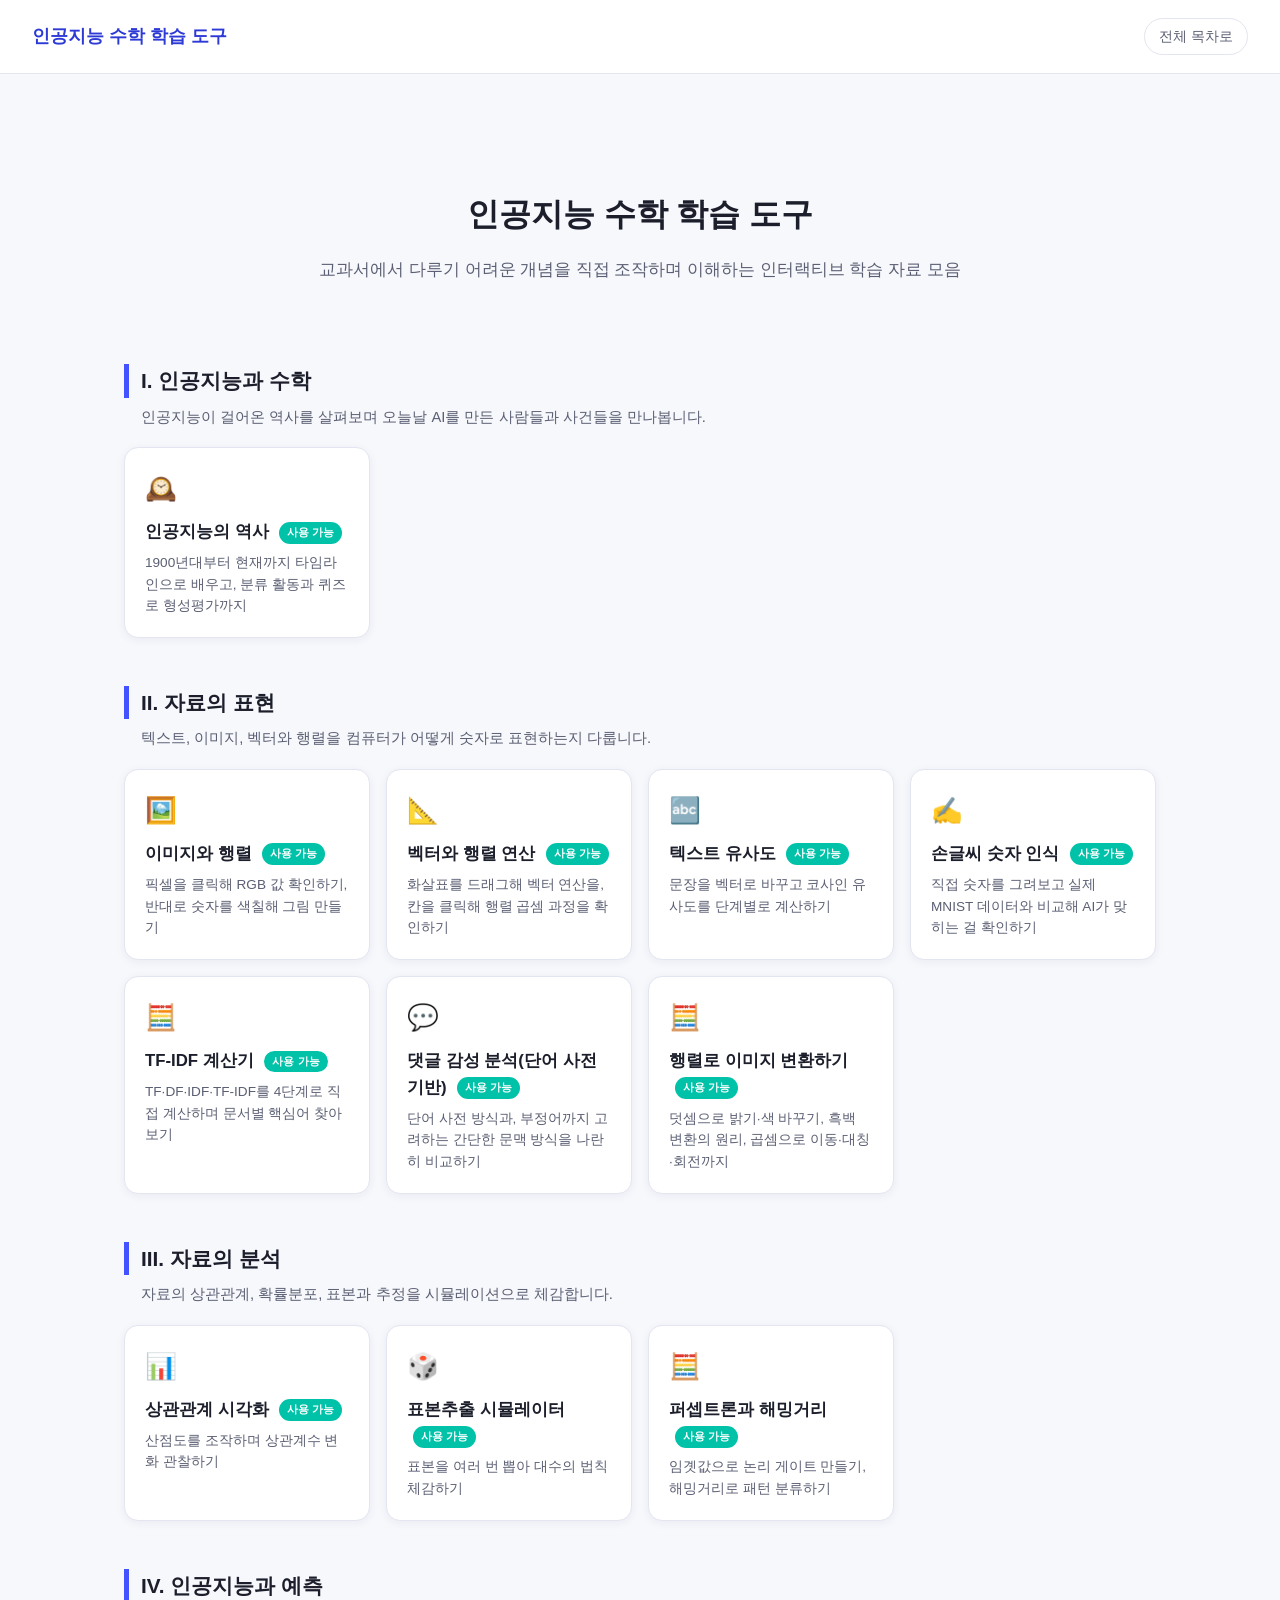
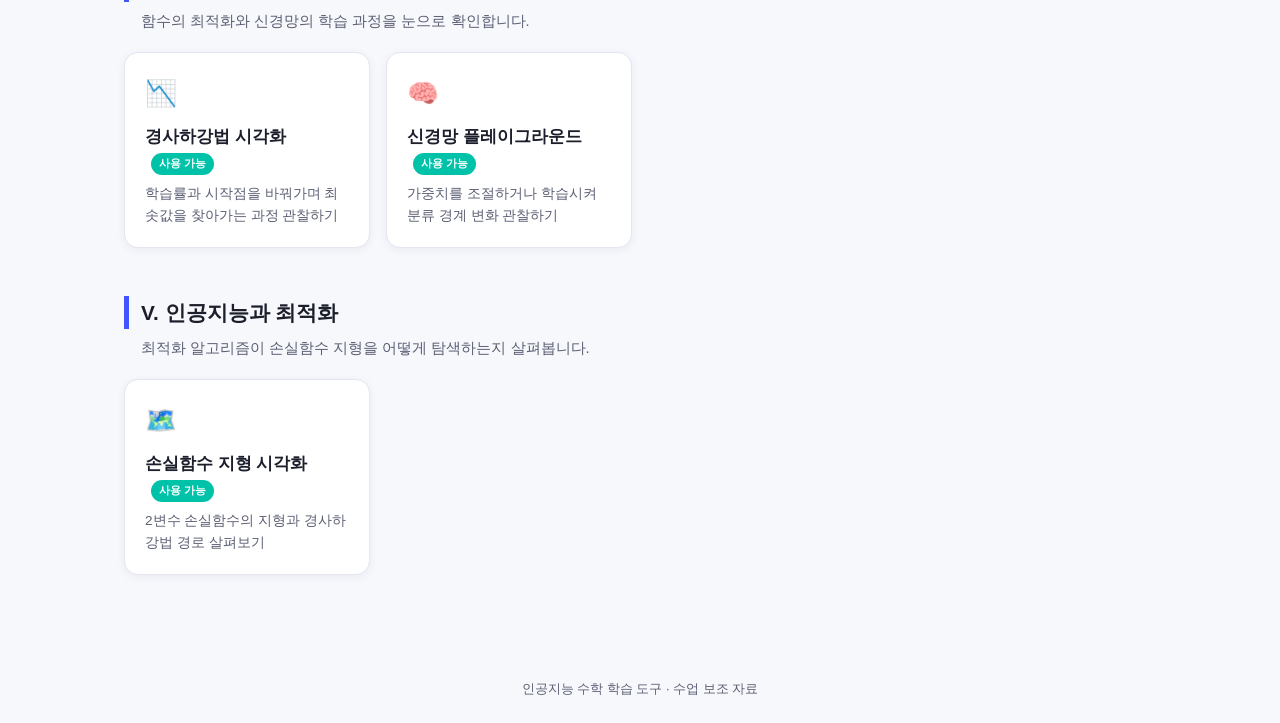
<file: index.html>
<!DOCTYPE html>
<html lang="ko">
<head>
<meta charset="UTF-8" />
<meta name="viewport" content="width=device-width, initial-scale=1.0" />
<title>인공지능 수학 학습 도구</title>
<link rel="stylesheet" href="assets/common.css" />
<link rel="icon" href="assets/favicon.ico" />
<link rel="icon" type="image/png" sizes="32x32" href="assets/favicon-32.png" />
<link rel="apple-touch-icon" href="assets/apple-touch-icon.png" />
<link rel="manifest" href="assets/manifest.json" />
</head>
<body>
<div id="site-header"></div>

<div class="page-wrap">
  <section class="hero">
    <h1>인공지능 수학 학습 도구</h1>
    <p>교과서에서 다루기 어려운 개념을 직접 조작하며 이해하는 인터랙티브 학습 자료 모음</p>
  </section>

  <section class="unit-section">
    <h2>I. 인공지능과 수학</h2>
    <p class="unit-desc">인공지능이 걸어온 역사를 살펴보며 오늘날 AI를 만든 사람들과 사건들을 만나봅니다.</p>
    <div class="card-grid">
      <a class="tool-card" href="unit1-ai-history/ai-history.html">
        <div class="icon">🕰️</div>
        <h3>인공지능의 역사 <span class="badge">사용 가능</span></h3>
        <p>1900년대부터 현재까지 타임라인으로 배우고, 분류 활동과 퀴즈로 형성평가까지</p>
      </a>
    </div>
  </section>

  <section class="unit-section">
    <h2>II. 자료의 표현</h2>
    <p class="unit-desc">텍스트, 이미지, 벡터와 행렬을 컴퓨터가 어떻게 숫자로 표현하는지 다룹니다.</p>
    <div class="card-grid">
      <a class="tool-card" href="unit2-data-representation/image-matrix.html">
        <div class="icon">🖼️</div>
        <h3>이미지와 행렬 <span class="badge">사용 가능</span></h3>
        <p>픽셀을 클릭해 RGB 값 확인하기, 반대로 숫자를 색칠해 그림 만들기</p>
      </a>
      <a class="tool-card" href="unit2-data-representation/vector-matrix.html">
        <div class="icon">📐</div>
        <h3>벡터와 행렬 연산 <span class="badge">사용 가능</span></h3>
        <p>화살표를 드래그해 벡터 연산을, 칸을 클릭해 행렬 곱셈 과정을 확인하기</p>
      </a>
      <a class="tool-card" href="unit2-data-representation/text-similarity.html">
        <div class="icon">🔤</div>
        <h3>텍스트 유사도 <span class="badge">사용 가능</span></h3>
        <p>문장을 벡터로 바꾸고 코사인 유사도를 단계별로 계산하기</p>
      </a>
      <a class="tool-card" href="unit2-data-representation/handwriting-recognition.html">
        <div class="icon">✍️</div>
        <h3>손글씨 숫자 인식 <span class="badge">사용 가능</span></h3>
        <p>직접 숫자를 그려보고 실제 MNIST 데이터와 비교해 AI가 맞히는 걸 확인하기</p>
      </a>
      <a class="tool-card" href="unit2-data-representation/tfidf-calculator.html">
        <div class="icon">🧮</div>
        <h3>TF-IDF 계산기 <span class="badge">사용 가능</span></h3>
        <p>TF·DF·IDF·TF-IDF를 4단계로 직접 계산하며 문서별 핵심어 찾아보기</p>
      </a>
      <a class="tool-card" href="unit2-data-representation/sentiment-analysis.html">
        <div class="icon">💬</div>
        <h3>댓글 감성 분석(단어 사전 기반) <span class="badge">사용 가능</span></h3>
        <p>단어 사전 방식과, 부정어까지 고려하는 간단한 문맥 방식을 나란히 비교하기</p>
      </a>
      <a class="tool-card" href="unit2-data-representation/matrix-image-transform.html">
        <div class="icon">🧮</div>
        <h3>행렬로 이미지 변환하기 <span class="badge">사용 가능</span></h3>
        <p>덧셈으로 밝기·색 바꾸기, 흑백 변환의 원리, 곱셈으로 이동·대칭·회전까지</p>
      </a>
    </div>
  </section>

  <section class="unit-section">
    <h2>III. 자료의 분석</h2>
    <p class="unit-desc">자료의 상관관계, 확률분포, 표본과 추정을 시뮬레이션으로 체감합니다.</p>
    <div class="card-grid">
      <a class="tool-card" href="unit3-data-analysis/correlation.html">
        <div class="icon">📊</div>
        <h3>상관관계 시각화 <span class="badge">사용 가능</span></h3>
        <p>산점도를 조작하며 상관계수 변화 관찰하기</p>
      </a>
      <a class="tool-card" href="unit3-data-analysis/sampling-simulator.html">
        <div class="icon">🎲</div>
        <h3>표본추출 시뮬레이터 <span class="badge">사용 가능</span></h3>
        <p>표본을 여러 번 뽑아 대수의 법칙 체감하기</p>
      </a>
      <a class="tool-card" href="unit3-data-analysis/perceptron-hamming.html">
        <div class="icon">🧮</div>
        <h3>퍼셉트론과 해밍거리 <span class="badge">사용 가능</span></h3>
        <p>임곗값으로 논리 게이트 만들기, 해밍거리로 패턴 분류하기</p>
      </a>
    </div>
  </section>

  <section class="unit-section">
    <h2>IV. 인공지능과 예측</h2>
    <p class="unit-desc">함수의 최적화와 신경망의 학습 과정을 눈으로 확인합니다.</p>
    <div class="card-grid">
      <a class="tool-card" href="unit4-prediction/gradient-descent.html">
        <div class="icon">📉</div>
        <h3>경사하강법 시각화 <span class="badge">사용 가능</span></h3>
        <p>학습률과 시작점을 바꿔가며 최솟값을 찾아가는 과정 관찰하기</p>
      </a>
      <a class="tool-card" href="unit4-prediction/neural-network-playground.html">
        <div class="icon">🧠</div>
        <h3>신경망 플레이그라운드 <span class="badge">사용 가능</span></h3>
        <p>가중치를 조절하거나 학습시켜 분류 경계 변화 관찰하기</p>
      </a>
    </div>
  </section>

  <section class="unit-section">
    <h2>V. 인공지능과 최적화</h2>
    <p class="unit-desc">최적화 알고리즘이 손실함수 지형을 어떻게 탐색하는지 살펴봅니다.</p>
    <div class="card-grid">
      <a class="tool-card" href="unit5-optimization/loss-landscape.html">
        <div class="icon">🗺️</div>
        <h3>손실함수 지형 시각화 <span class="badge">사용 가능</span></h3>
        <p>2변수 손실함수의 지형과 경사하강법 경로 살펴보기</p>
      </a>
    </div>
  </section>
</div>

<div id="site-footer"></div>
<script src="assets/common.js"></script>
<script>
  AIMath.header({ home: "index.html" });
  AIMath.footer();
</script>
</body>
</html>
</file>
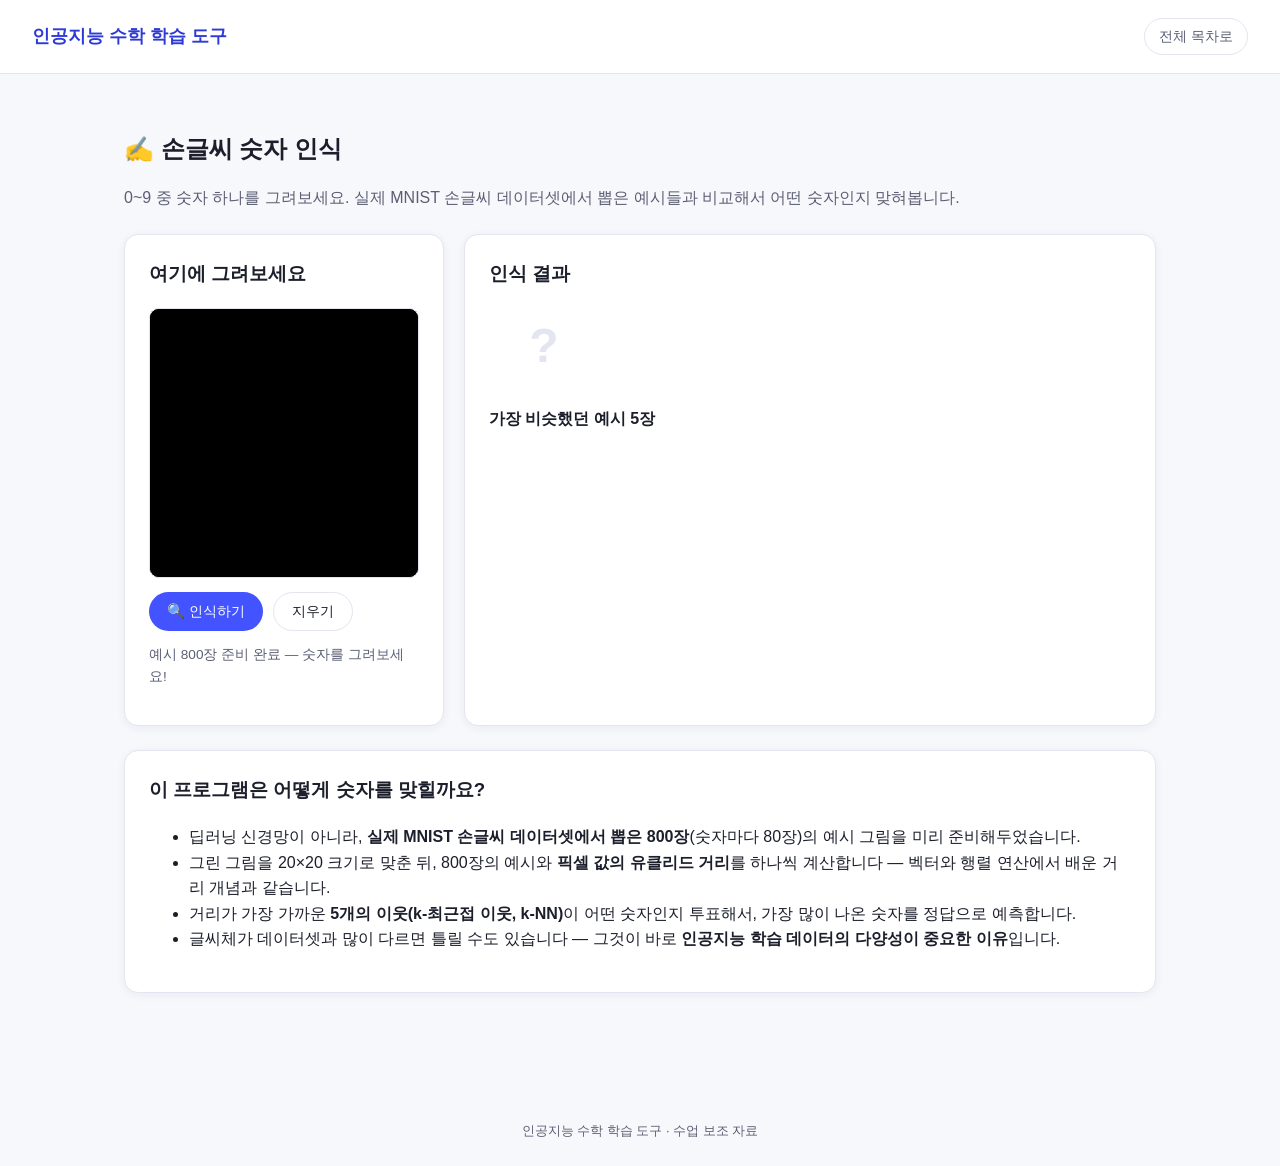
<file: unit2-data-representation/handwriting-recognition.html>
<!DOCTYPE html>
<html lang="ko">
<head>
<meta charset="UTF-8" />
<meta name="viewport" content="width=device-width, initial-scale=1.0" />
<title>손글씨 숫자 인식 | 인공지능 수학 학습 도구</title>
<link rel="stylesheet" href="../assets/common.css" />
<link rel="icon" href="../assets/favicon.ico" />
<link rel="icon" type="image/png" sizes="32x32" href="../assets/favicon-32.png" />
<link rel="apple-touch-icon" href="../assets/apple-touch-icon.png" />
<link rel="manifest" href="../assets/manifest.json" />
<style>
  .layout { display: grid; grid-template-columns: 320px 1fr; gap: 20px; }
  @media (max-width: 800px) { .layout { grid-template-columns: 1fr; } }

  #drawCanvas {
    width: 100%;
    aspect-ratio: 1/1;
    background: #000;
    border-radius: 10px;
    border: 1px solid var(--color-border);
    touch-action: none;
    cursor: crosshair;
  }
  .draw-actions { display: flex; gap: 10px; margin-top: 14px; }

  .predict-hero {
    display: flex;
    align-items: center;
    gap: 24px;
    margin-bottom: 20px;
  }
  .predict-digit {
    font-size: 5rem;
    font-weight: 800;
    color: var(--color-primary-dark);
    width: 110px;
    text-align: center;
  }
  .predict-digit.empty { color: var(--color-border); font-size: 3rem; }

  .bars { flex: 1; display: flex; flex-direction: column; gap: 6px; }
  .bar-row { display: grid; grid-template-columns: 16px 1fr 34px; align-items: center; gap: 8px; font-size: 0.78rem; font-family: monospace; }
  .bar-track { height: 12px; background: var(--color-bg); border-radius: 6px; overflow: hidden; }
  .bar-fill { height: 100%; background: var(--color-primary); border-radius: 6px; transition: width 0.2s ease; }
  .bar-fill.top { background: var(--color-accent); }

  .neighbors { display: flex; gap: 8px; flex-wrap: wrap; }
  .neighbor-card { text-align: center; }
  .neighbor-card canvas {
    width: 56px; height: 56px;
    image-rendering: pixelated;
    border-radius: 6px;
    border: 1px solid var(--color-border);
    background: #000;
  }
  .neighbor-card span { display: block; font-size: 0.75rem; color: var(--color-text-muted); margin-top: 3px; }

  .loading-msg { color: var(--color-text-muted); font-size: 0.85rem; }
</style>
</head>
<body>
<div id="site-header"></div>

<div class="page-wrap">
  <div class="tool-header">
    <h1>✍️ 손글씨 숫자 인식</h1>
    <p>0~9 중 숫자 하나를 그려보세요. 실제 MNIST 손글씨 데이터셋에서 뽑은 예시들과 비교해서 어떤 숫자인지 맞혀봅니다.</p>
  </div>

  <div class="layout">
    <div class="panel">
      <h3 style="margin-top:0;">여기에 그려보세요</h3>
      <canvas id="drawCanvas"></canvas>
      <div class="draw-actions">
        <button id="recognizeBtn">🔍 인식하기</button>
        <button class="secondary" id="clearBtn">지우기</button>
      </div>
      <p class="loading-msg" id="loadingMsg">예시 데이터를 불러오는 중...</p>
    </div>

    <div class="panel">
      <h3 style="margin-top:0;">인식 결과</h3>
      <div class="predict-hero">
        <div class="predict-digit empty" id="predictDigit">?</div>
        <div class="bars" id="bars"></div>
      </div>
      <h4 style="margin-bottom:8px;">가장 비슷했던 예시 5장</h4>
      <div class="neighbors" id="neighbors"></div>
    </div>
  </div>

  <div class="panel">
    <h3 style="margin-top:0;">이 프로그램은 어떻게 숫자를 맞힐까요?</h3>
    <ul>
      <li>딥러닝 신경망이 아니라, <strong>실제 MNIST 손글씨 데이터셋에서 뽑은 800장</strong>(숫자마다 80장)의 예시 그림을 미리 준비해두었습니다.</li>
      <li>그린 그림을 20×20 크기로 맞춘 뒤, 800장의 예시와 <strong>픽셀 값의 유클리드 거리</strong>를 하나씩 계산합니다 — 벡터와 행렬 연산에서 배운 거리 개념과 같습니다.</li>
      <li>거리가 가장 가까운 <strong>5개의 이웃(k-최근접 이웃, k-NN)</strong>이 어떤 숫자인지 투표해서, 가장 많이 나온 숫자를 정답으로 예측합니다.</li>
      <li>글씨체가 데이터셋과 많이 다르면 틀릴 수도 있습니다 — 그것이 바로 <strong>인공지능 학습 데이터의 다양성이 중요한 이유</strong>입니다.</li>
    </ul>
  </div>
</div>

<div id="site-footer"></div>
<script src="../assets/common.js"></script>
<script src="mnist-knn-data.js"></script>
<script>
AIMath.header({ home: "../index.html" });
AIMath.footer();

// ---- 예시 데이터 디코딩 ----
let PROTO_DATA = null; // Float32Array[N * SIZE*SIZE]
let PROTO_LABELS = MNIST_KNN_LABELS;
const SIZE = MNIST_KNN_SIZE;

function decodeBase64ToBytes(b64) {
  const binary = atob(b64);
  const bytes = new Uint8Array(binary.length);
  for (let i = 0; i < binary.length; i++) bytes[i] = binary.charCodeAt(i);
  return bytes;
}

const protoBytes = decodeBase64ToBytes(MNIST_KNN_DATA_B64);
PROTO_DATA = new Float32Array(protoBytes.length);
for (let i = 0; i < protoBytes.length; i++) PROTO_DATA[i] = protoBytes[i];
document.getElementById("loadingMsg").textContent = `예시 ${PROTO_LABELS.length}장 준비 완료 — 숫자를 그려보세요!`;

// ---- 그리기 캔버스 ----
const drawCanvas = document.getElementById("drawCanvas");
const dctx = drawCanvas.getContext("2d");
let drawing = false;
let hasInk = false;

function resizeDrawCanvas() {
  const rect = drawCanvas.getBoundingClientRect();
  const s = Math.max(rect.width, 260);
  drawCanvas.width = s;
  drawCanvas.height = s;
  dctx.fillStyle = "#000";
  dctx.fillRect(0, 0, s, s);
}
resizeDrawCanvas();
window.addEventListener("resize", () => {
  const prev = document.createElement("canvas");
  prev.width = drawCanvas.width; prev.height = drawCanvas.height;
  prev.getContext("2d").drawImage(drawCanvas, 0, 0);
  resizeDrawCanvas();
  dctx.drawImage(prev, 0, 0, drawCanvas.width, drawCanvas.height);
});

function getPos(e) {
  const rect = drawCanvas.getBoundingClientRect();
  const t = e.touches ? e.touches[0] : e;
  return [
    (t.clientX - rect.left) / rect.width * drawCanvas.width,
    (t.clientY - rect.top) / rect.height * drawCanvas.height,
  ];
}

function startDraw(e) {
  drawing = true;
  hasInk = true;
  const [x, y] = getPos(e);
  dctx.beginPath();
  dctx.moveTo(x, y);
  e.preventDefault();
}
function moveDraw(e) {
  if (!drawing) return;
  const [x, y] = getPos(e);
  dctx.strokeStyle = "#fff";
  dctx.lineWidth = drawCanvas.width * 0.09;
  dctx.lineCap = "round";
  dctx.lineJoin = "round";
  dctx.lineTo(x, y);
  dctx.stroke();
  e.preventDefault();
}
function endDraw(e) { drawing = false; }

drawCanvas.addEventListener("mousedown", startDraw);
drawCanvas.addEventListener("mousemove", moveDraw);
window.addEventListener("mouseup", endDraw);
drawCanvas.addEventListener("touchstart", startDraw, { passive: false });
drawCanvas.addEventListener("touchmove", moveDraw, { passive: false });
drawCanvas.addEventListener("touchend", endDraw);

document.getElementById("clearBtn").addEventListener("click", () => {
  resizeDrawCanvas();
  hasInk = false;
  resetResult();
});

// ---- 전처리: 그림 -> 20x20 정규화 벡터 ----
function normalizeDrawing() {
  const w = drawCanvas.width, h = drawCanvas.height;
  const data = dctx.getImageData(0, 0, w, h).data;
  let minX = w, maxX = -1, minY = h, maxY = -1;
  for (let y = 0; y < h; y++) {
    for (let x = 0; x < w; x++) {
      const v = data[(y * w + x) * 4]; // R채널 (흑백이므로 R=G=B)
      if (v > 40) {
        if (x < minX) minX = x;
        if (x > maxX) maxX = x;
        if (y < minY) minY = y;
        if (y > maxY) maxY = y;
      }
    }
  }
  if (maxX < 0) return null; // 그림 없음

  const cropW = maxX - minX + 1, cropH = maxY - minY + 1;
  const cropCanvas = document.createElement("canvas");
  cropCanvas.width = cropW; cropCanvas.height = cropH;
  cropCanvas.getContext("2d").drawImage(drawCanvas, minX, minY, cropW, cropH, 0, 0, cropW, cropH);

  const target = SIZE - 2;
  const scale = target / Math.max(cropW, cropH);
  const newW = Math.max(1, Math.round(cropW * scale));
  const newH = Math.max(1, Math.round(cropH * scale));

  const resizedCanvas = document.createElement("canvas");
  resizedCanvas.width = newW; resizedCanvas.height = newH;
  const rctx = resizedCanvas.getContext("2d");
  rctx.imageSmoothingEnabled = true;
  rctx.drawImage(cropCanvas, 0, 0, newW, newH);

  const finalCanvas = document.createElement("canvas");
  finalCanvas.width = SIZE; finalCanvas.height = SIZE;
  const fctx = finalCanvas.getContext("2d");
  fctx.fillStyle = "#000"; fctx.fillRect(0, 0, SIZE, SIZE);
  const offX = Math.floor((SIZE - newW) / 2), offY = Math.floor((SIZE - newH) / 2);
  fctx.drawImage(resizedCanvas, offX, offY);

  const finalData = fctx.getImageData(0, 0, SIZE, SIZE).data;
  const vec = new Float32Array(SIZE * SIZE);
  for (let i = 0; i < SIZE * SIZE; i++) vec[i] = finalData[i * 4];
  return { vec, finalCanvas };
}

// ---- kNN 인식 ----
function drawPrototypeThumbnail(canvas, protoIndex) {
  canvas.width = SIZE; canvas.height = SIZE;
  const ctx = canvas.getContext("2d");
  const img = ctx.createImageData(SIZE, SIZE);
  const base = protoIndex * SIZE * SIZE;
  for (let i = 0; i < SIZE * SIZE; i++) {
    const v = PROTO_DATA[base + i];
    img.data[i*4] = v; img.data[i*4+1] = v; img.data[i*4+2] = v; img.data[i*4+3] = 255;
  }
  ctx.putImageData(img, 0, 0);
}

function resetResult() {
  document.getElementById("predictDigit").textContent = "?";
  document.getElementById("predictDigit").classList.add("empty");
  document.getElementById("bars").innerHTML = "";
  document.getElementById("neighbors").innerHTML = "";
}

document.getElementById("recognizeBtn").addEventListener("click", () => {
  if (!hasInk) return;
  const result = normalizeDrawing();
  if (!result) return;
  const { vec } = result;

  const n = PROTO_LABELS.length;
  const dists = new Array(n);
  for (let i = 0; i < n; i++) {
    let sum = 0;
    const base = i * SIZE * SIZE;
    for (let j = 0; j < SIZE * SIZE; j++) {
      const diff = vec[j] - PROTO_DATA[base + j];
      sum += diff * diff;
    }
    dists[i] = sum;
  }

  const order = Array.from({ length: n }, (_, i) => i).sort((a, b) => dists[a] - dists[b]);
  const K = 5;
  const topK = order.slice(0, K);
  const votes = new Array(10).fill(0);
  topK.forEach(idx => votes[PROTO_LABELS[idx]]++);
  const predicted = votes.indexOf(Math.max(...votes));

  document.getElementById("predictDigit").textContent = predicted;
  document.getElementById("predictDigit").classList.remove("empty");

  const barsEl = document.getElementById("bars");
  barsEl.innerHTML = "";
  const maxVote = Math.max(...votes, 1);
  for (let d = 0; d < 10; d++) {
    const row = document.createElement("div");
    row.className = "bar-row";
    row.innerHTML = `<span>${d}</span><div class="bar-track"><div class="bar-fill${d === predicted ? " top" : ""}" style="width:${(votes[d]/K*100)}%"></div></div><span>${votes[d]}/${K}</span>`;
    barsEl.appendChild(row);
  }

  const neighborsEl = document.getElementById("neighbors");
  neighborsEl.innerHTML = "";
  topK.forEach(idx => {
    const card = document.createElement("div");
    card.className = "neighbor-card";
    const c = document.createElement("canvas");
    card.appendChild(c);
    const label = document.createElement("span");
    label.textContent = PROTO_LABELS[idx];
    card.appendChild(label);
    neighborsEl.appendChild(card);
    drawPrototypeThumbnail(c, idx);
  });
});
</script>
</body>
</html>
</file>
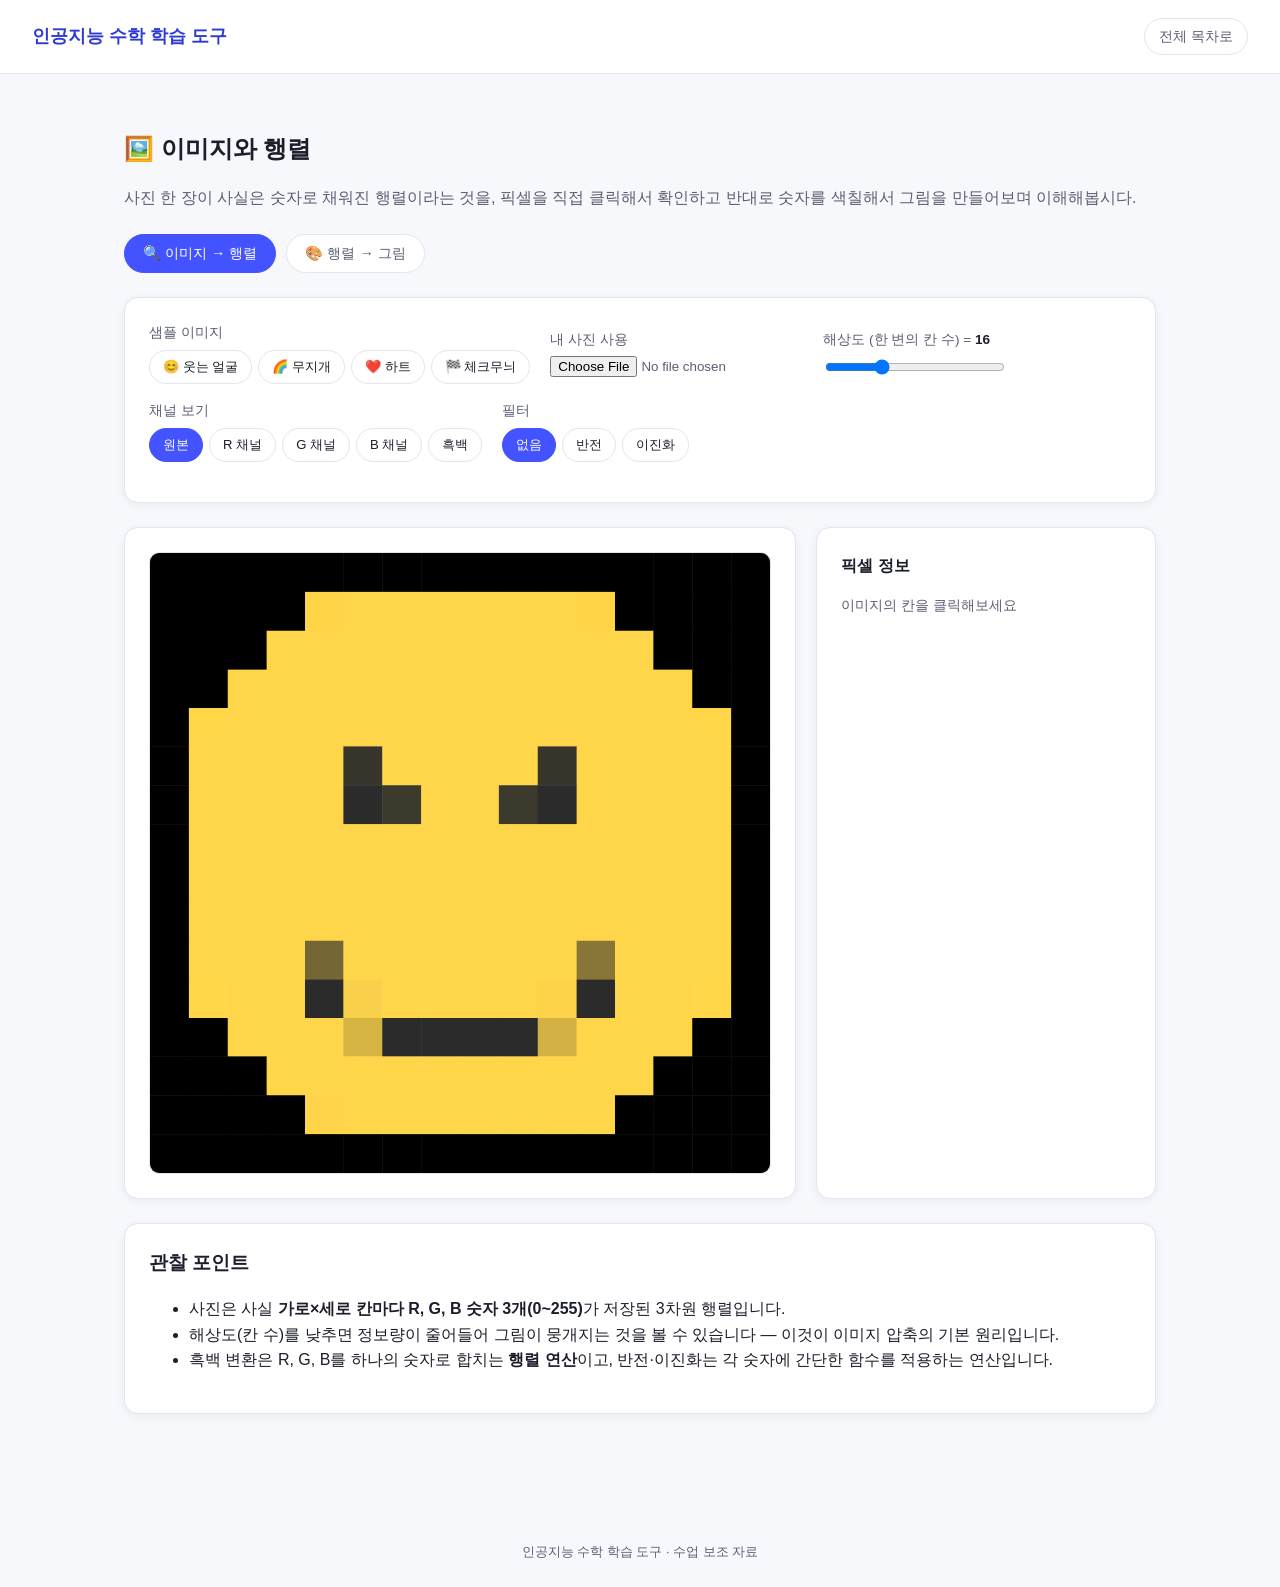
<file: unit2-data-representation/image-matrix.html>
<!DOCTYPE html>
<html lang="ko">
<head>
<meta charset="UTF-8" />
<meta name="viewport" content="width=device-width, initial-scale=1.0" />
<title>이미지와 행렬 | 인공지능 수학 학습 도구</title>
<link rel="stylesheet" href="../assets/common.css" />
<link rel="icon" href="../assets/favicon.ico" />
<link rel="icon" type="image/png" sizes="32x32" href="../assets/favicon-32.png" />
<link rel="apple-touch-icon" href="../assets/apple-touch-icon.png" />
<link rel="manifest" href="../assets/manifest.json" />
<style>
  .mode-switch { display: flex; gap: 10px; margin-bottom: 24px; flex-wrap: wrap; }
  .mode-switch button {
    background: var(--color-surface);
    color: var(--color-text-muted);
    border: 1px solid var(--color-border);
  }
  .mode-switch button.active {
    background: var(--color-primary);
    color: white;
    border-color: var(--color-primary);
  }
  .hidden { display: none !important; }

  .layout { display: grid; grid-template-columns: 1fr 340px; gap: 20px; }
  @media (max-width: 860px) { .layout { grid-template-columns: 1fr; } }

  .btn-group { display: flex; gap: 6px; flex-wrap: wrap; }
  .btn-group button {
    background: var(--color-surface);
    color: var(--color-text);
    border: 1px solid var(--color-border);
    font-size: 0.82rem;
    padding: 7px 13px;
  }
  .btn-group button.active {
    background: var(--color-primary);
    color: white;
    border-color: var(--color-primary);
  }

  #displayCanvas {
    width: 100%;
    aspect-ratio: 1 / 1;
    image-rendering: pixelated;
    cursor: crosshair;
    border-radius: 10px;
    border: 1px solid var(--color-border);
  }

  .pixel-info { font-size: 0.88rem; }
  .pixel-info .swatch {
    display: inline-block;
    width: 22px; height: 22px;
    border-radius: 5px;
    border: 1px solid var(--color-border);
    vertical-align: middle;
    margin-right: 8px;
  }
  .rgb-bar { display: flex; flex-direction: column; gap: 6px; margin: 10px 0; }
  .rgb-bar .row { display: flex; align-items: center; gap: 8px; font-family: monospace; font-size: 0.8rem; }
  .rgb-bar .track { flex: 1; height: 10px; border-radius: 5px; background: var(--color-bg); overflow: hidden; }
  .rgb-bar .fill { height: 100%; }
  .rgb-bar .fill.r { background: #ff5b5b; }
  .rgb-bar .fill.g { background: #35c46a; }
  .rgb-bar .fill.b { background: #4a7dff; }

  .mini-matrix {
    display: grid;
    grid-template-columns: repeat(5, 1fr);
    gap: 3px;
    margin-top: 10px;
  }
  .mini-matrix div {
    aspect-ratio: 1;
    display: flex;
    align-items: center;
    justify-content: center;
    font-size: 0.55rem;
    border-radius: 3px;
    color: white;
    text-shadow: 0 0 2px rgba(0,0,0,0.6);
  }
  .mini-matrix div.center { outline: 2px solid var(--color-primary); }

  /* ---- Mode B ---- */
  .palette { display: flex; gap: 8px; flex-wrap: wrap; }
  .swatch-btn {
    width: 32px; height: 32px;
    border-radius: 8px;
    border: 2px solid var(--color-border);
    cursor: pointer;
  }
  .swatch-btn.selected { border-color: var(--color-primary); transform: scale(1.1); }

  #paintGrid {
    display: grid;
    gap: 2px;
    aspect-ratio: 1/1;
    max-width: 460px;
  }
  .paint-cell {
    background: #ffffff;
    border-radius: 2px;
    cursor: pointer;
    display: flex;
    align-items: center;
    justify-content: center;
    font-size: 0.6rem;
    color: #333;
    user-select: none;
  }
</style>
</head>
<body>
<div id="site-header"></div>

<div class="page-wrap">
  <div class="tool-header">
    <h1>🖼️ 이미지와 행렬</h1>
    <p>사진 한 장이 사실은 숫자로 채워진 행렬이라는 것을, 픽셀을 직접 클릭해서 확인하고 반대로 숫자를 색칠해서 그림을 만들어보며 이해해봅시다.</p>
  </div>

  <div class="mode-switch">
    <button id="btnA" class="active">🔍 이미지 → 행렬</button>
    <button id="btnB">🎨 행렬 → 그림</button>
  </div>

  <!-- ===================== 모드 A ===================== -->
  <div id="modeA">
    <div class="panel">
      <div class="controls">
        <div class="control-group">
          <label>샘플 이미지</label>
          <div class="btn-group" id="sampleBtns">
            <button data-sample="smile">😊 웃는 얼굴</button>
            <button data-sample="rainbow">🌈 무지개</button>
            <button data-sample="heart">❤️ 하트</button>
            <button data-sample="check">🏁 체크무늬</button>
          </div>
        </div>
        <div class="control-group">
          <label>내 사진 사용</label>
          <input type="file" id="fileInput" accept="image/*" />
        </div>
        <div class="control-group">
          <label>해상도 (한 변의 칸 수) = <span class="value" id="gridVal">16</span></label>
          <input type="range" id="gridSlider" min="6" max="40" step="1" value="16" />
        </div>
      </div>
      <div class="controls">
        <div class="control-group">
          <label>채널 보기</label>
          <div class="btn-group" id="viewBtns">
            <button data-view="original" class="active">원본</button>
            <button data-view="r">R 채널</button>
            <button data-view="g">G 채널</button>
            <button data-view="b">B 채널</button>
            <button data-view="gray">흑백</button>
          </div>
        </div>
        <div class="control-group">
          <label>필터</label>
          <div class="btn-group" id="filterBtns">
            <button data-filter="none" class="active">없음</button>
            <button data-filter="invert">반전</button>
            <button data-filter="threshold">이진화</button>
          </div>
        </div>
        <div class="control-group" id="thresholdGroup" style="display:none;">
          <label>임계값 = <span class="value" id="thresholdVal">128</span></label>
          <input type="range" id="thresholdSlider" min="0" max="255" step="1" value="128" />
        </div>
      </div>
    </div>

    <div class="layout">
      <div class="panel">
        <canvas id="displayCanvas"></canvas>
      </div>
      <div class="panel pixel-info">
        <h3 style="margin-top:0;">픽셀 정보</h3>
        <p id="pixelPos" style="color:var(--color-text-muted);">이미지의 칸을 클릭해보세요</p>
        <div id="pixelDetail" style="display:none;">
          <p><span class="swatch" id="pixelSwatch"></span><span id="pixelHex" style="font-family:monospace;"></span></p>
          <div class="rgb-bar">
            <div class="row"><span style="width:14px;">R</span><div class="track"><div class="fill r" id="barR"></div></div><span id="valR">0</span></div>
            <div class="row"><span style="width:14px;">G</span><div class="track"><div class="fill g" id="barG"></div></div><span id="valG">0</span></div>
            <div class="row"><span style="width:14px;">B</span><div class="track"><div class="fill b" id="barB"></div></div><span id="valB">0</span></div>
          </div>
          <p style="font-size:0.8rem; color:var(--color-text-muted); margin-bottom:4px;">그레이스케일 값 = 0.299R + 0.587G + 0.114B = <strong id="grayVal">-</strong></p>
          <p style="font-size:0.8rem; color:var(--color-text-muted); margin:14px 0 4px;">주변 3×3 행렬 (그레이스케일)</p>
          <div class="mini-matrix" id="miniMatrix" style="grid-template-columns:repeat(3,1fr); max-width:150px;"></div>
        </div>
      </div>
    </div>

    <div class="panel">
      <h3 style="margin-top:0;">관찰 포인트</h3>
      <ul>
        <li>사진은 사실 <strong>가로×세로 칸마다 R, G, B 숫자 3개(0~255)</strong>가 저장된 3차원 행렬입니다.</li>
        <li>해상도(칸 수)를 낮추면 정보량이 줄어들어 그림이 뭉개지는 것을 볼 수 있습니다 — 이것이 이미지 압축의 기본 원리입니다.</li>
        <li>흑백 변환은 R, G, B를 하나의 숫자로 합치는 <strong>행렬 연산</strong>이고, 반전·이진화는 각 숫자에 간단한 함수를 적용하는 연산입니다.</li>
      </ul>
    </div>
  </div>

  <!-- ===================== 모드 B ===================== -->
  <div id="modeB" class="hidden">
    <div class="panel">
      <div class="controls">
        <div class="control-group">
          <label>격자 크기</label>
          <div class="btn-group" id="sizeBtns">
            <button data-size="6">6×6</button>
            <button data-size="8" class="active">8×8</button>
            <button data-size="10">10×10</button>
          </div>
        </div>
        <div class="control-group">
          <label>색상 선택</label>
          <div class="palette" id="palette"></div>
        </div>
        <div class="control-group">
          <label>숫자로 보기</label>
          <div class="btn-group">
            <button id="toggleNumBtn">그레이스케일 값 표시</button>
          </div>
        </div>
      </div>
      <div class="controls">
        <button id="presetHeart" class="secondary">❤️ 하트 채우기</button>
        <button id="presetCheck" class="secondary">🏁 체크무늬 채우기</button>
        <button id="clearGrid" class="secondary">전체 지우기</button>
      </div>
    </div>

    <div class="panel">
      <div id="paintGrid"></div>
    </div>

    <div class="panel">
      <h3 style="margin-top:0;">관찰 포인트</h3>
      <ul>
        <li>색을 칠하는 행동 하나하나가 사실은 <strong>행렬의 한 칸에 숫자(RGB 값)를 써넣는 것</strong>과 같습니다.</li>
        <li>'숫자로 보기'를 켜면 같은 그림이 색이 아니라 <strong>0~255 사이의 숫자들의 배열</strong>로도 보인다는 것을 확인할 수 있습니다.</li>
      </ul>
    </div>
  </div>
</div>

<div id="site-footer"></div>
<script src="../assets/common.js"></script>
<script>
AIMath.header({ home: "../index.html" });
AIMath.footer();

/* ============================================================
   모드 A: 이미지 → 행렬
   ============================================================ */
const SOURCE_SIZE = 256;
const sourceCanvas = document.createElement("canvas");
sourceCanvas.width = SOURCE_SIZE;
sourceCanvas.height = SOURCE_SIZE;
const sourceCtx = sourceCanvas.getContext("2d");

const displayCanvas = document.getElementById("displayCanvas");
const dctx = displayCanvas.getContext("2d");

let gridN = 16;
let pixelData = []; // [row][col] = {r,g,b}
let currentView = "original";
let currentFilter = "none";
let thresholdValue = 128;

function drawSample(name) {
  const ctx = sourceCtx;
  const s = SOURCE_SIZE;
  ctx.clearRect(0, 0, s, s);

  if (name === "smile") {
    ctx.fillStyle = "#ffd54a";
    ctx.beginPath(); ctx.arc(s/2, s/2, s*0.46, 0, Math.PI*2); ctx.fill();
    ctx.fillStyle = "#2b2b2b";
    ctx.beginPath(); ctx.arc(s*0.35, s*0.4, s*0.06, 0, Math.PI*2); ctx.fill();
    ctx.beginPath(); ctx.arc(s*0.65, s*0.4, s*0.06, 0, Math.PI*2); ctx.fill();
    ctx.lineWidth = s*0.045;
    ctx.strokeStyle = "#2b2b2b";
    ctx.beginPath(); ctx.arc(s/2, s*0.52, s*0.28, 0.15*Math.PI, 0.85*Math.PI); ctx.stroke();
  } else if (name === "rainbow") {
    const colors = ["#ff3b30","#ff9500","#ffcc00","#34c759","#0a84ff","#5856d6","#af52de"];
    const bandH = s / colors.length;
    colors.forEach((c, i) => { ctx.fillStyle = c; ctx.fillRect(0, i*bandH, s, bandH + 1); });
  } else if (name === "heart") {
    ctx.fillStyle = "#ffffff"; ctx.fillRect(0,0,s,s);
    ctx.fillStyle = "#ff375f";
    ctx.beginPath();
    const x = s/2, y = s*0.32;
    ctx.moveTo(x, y);
    ctx.bezierCurveTo(x - s*0.5, y - s*0.35, x - s*0.5, y + s*0.28, x, y + s*0.55);
    ctx.bezierCurveTo(x + s*0.5, y + s*0.28, x + s*0.5, y - s*0.35, x, y);
    ctx.fill();
  } else if (name === "check") {
    const n = 8, cell = s / n;
    for (let r = 0; r < n; r++) {
      for (let c = 0; c < n; c++) {
        ctx.fillStyle = (r + c) % 2 === 0 ? "#274690" : "#f2a900";
        ctx.fillRect(c*cell, r*cell, cell+1, cell+1);
      }
    }
  }
  resample();
}

function resample() {
  const tmp = document.createElement("canvas");
  tmp.width = gridN; tmp.height = gridN;
  const tctx = tmp.getContext("2d");
  tctx.imageSmoothingEnabled = true;
  tctx.drawImage(sourceCanvas, 0, 0, SOURCE_SIZE, SOURCE_SIZE, 0, 0, gridN, gridN);
  const data = tctx.getImageData(0, 0, gridN, gridN).data;
  pixelData = [];
  for (let row = 0; row < gridN; row++) {
    const line = [];
    for (let col = 0; col < gridN; col++) {
      const i = (row * gridN + col) * 4;
      line.push({ r: data[i], g: data[i+1], b: data[i+2] });
    }
    pixelData.push(line);
  }
  renderDisplay();
  hidePixelDetail();
}

function gray(p) { return Math.round(0.299*p.r + 0.587*p.g + 0.114*p.b); }

function applyViewAndFilter(p) {
  let r = p.r, g = p.g, b = p.b;

  if (currentView === "r") { g = 0; b = 0; }
  else if (currentView === "g") { r = 0; b = 0; }
  else if (currentView === "b") { r = 0; g = 0; }
  else if (currentView === "gray") { const gy = gray(p); r = g = b = gy; }

  if (currentFilter === "invert") { r = 255-r; g = 255-g; b = 255-b; }
  else if (currentFilter === "threshold") {
    const gy = gray({r,g,b});
    const v = gy >= thresholdValue ? 255 : 0;
    r = g = b = v;
  }
  return `rgb(${r},${g},${b})`;
}

function renderDisplay() {
  const rect = displayCanvas.getBoundingClientRect();
  const size = Math.max(rect.width, 300);
  displayCanvas.width = size;
  displayCanvas.height = size;
  const cell = size / gridN;
  for (let row = 0; row < gridN; row++) {
    for (let col = 0; col < gridN; col++) {
      dctx.fillStyle = applyViewAndFilter(pixelData[row][col]);
      dctx.fillRect(col*cell, row*cell, cell+0.5, cell+0.5);
    }
  }
}

function hidePixelDetail() {
  document.getElementById("pixelDetail").style.display = "none";
  document.getElementById("pixelPos").style.display = "";
}

function showPixelDetail(row, col) {
  const p = pixelData[row][col];
  document.getElementById("pixelPos").style.display = "none";
  const detail = document.getElementById("pixelDetail");
  detail.style.display = "";
  const hex = "#" + [p.r,p.g,p.b].map(v => v.toString(16).padStart(2,"0")).join("");
  document.getElementById("pixelSwatch").style.background = hex;
  document.getElementById("pixelHex").textContent = `(${row}행, ${col}열)  ${hex}`;
  document.getElementById("valR").textContent = p.r;
  document.getElementById("valG").textContent = p.g;
  document.getElementById("valB").textContent = p.b;
  document.getElementById("barR").style.width = (p.r/255*100)+"%";
  document.getElementById("barG").style.width = (p.g/255*100)+"%";
  document.getElementById("barB").style.width = (p.b/255*100)+"%";
  document.getElementById("grayVal").textContent = gray(p);

  const mini = document.getElementById("miniMatrix");
  mini.innerHTML = "";
  for (let dr = -1; dr <= 1; dr++) {
    for (let dc = -1; dc <= 1; dc++) {
      const rr = row+dr, cc = col+dc;
      const cellDiv = document.createElement("div");
      if (rr >= 0 && rr < gridN && cc >= 0 && cc < gridN) {
        const gv = gray(pixelData[rr][cc]);
        cellDiv.style.background = `rgb(${gv},${gv},${gv})`;
        cellDiv.textContent = gv;
      } else {
        cellDiv.style.background = "#ddd";
      }
      if (dr === 0 && dc === 0) cellDiv.classList.add("center");
      mini.appendChild(cellDiv);
    }
  }
}

displayCanvas.addEventListener("click", (e) => {
  const rect = displayCanvas.getBoundingClientRect();
  const col = Math.floor((e.clientX - rect.left) / rect.width * gridN);
  const row = Math.floor((e.clientY - rect.top) / rect.height * gridN);
  if (row >= 0 && row < gridN && col >= 0 && col < gridN) showPixelDetail(row, col);
});

document.getElementById("sampleBtns").addEventListener("click", (e) => {
  const btn = e.target.closest("button[data-sample]");
  if (!btn) return;
  drawSample(btn.dataset.sample);
});

document.getElementById("fileInput").addEventListener("change", (e) => {
  const file = e.target.files[0];
  if (!file) return;
  const reader = new FileReader();
  reader.onload = (ev) => {
    const img = new Image();
    img.onload = () => {
      sourceCtx.clearRect(0,0,SOURCE_SIZE,SOURCE_SIZE);
      const scale = Math.max(SOURCE_SIZE/img.width, SOURCE_SIZE/img.height);
      const w = img.width*scale, h = img.height*scale;
      sourceCtx.drawImage(img, (SOURCE_SIZE-w)/2, (SOURCE_SIZE-h)/2, w, h);
      resample();
    };
    img.src = ev.target.result;
  };
  reader.readAsDataURL(file);
});

const gridSlider = document.getElementById("gridSlider");
gridSlider.addEventListener("input", () => {
  gridN = parseInt(gridSlider.value, 10);
  document.getElementById("gridVal").textContent = gridN;
  resample();
});

document.getElementById("viewBtns").addEventListener("click", (e) => {
  const btn = e.target.closest("button[data-view]");
  if (!btn) return;
  document.querySelectorAll("#viewBtns button").forEach(b => b.classList.remove("active"));
  btn.classList.add("active");
  currentView = btn.dataset.view;
  renderDisplay();
});

document.getElementById("filterBtns").addEventListener("click", (e) => {
  const btn = e.target.closest("button[data-filter]");
  if (!btn) return;
  document.querySelectorAll("#filterBtns button").forEach(b => b.classList.remove("active"));
  btn.classList.add("active");
  currentFilter = btn.dataset.filter;
  document.getElementById("thresholdGroup").style.display = currentFilter === "threshold" ? "" : "none";
  renderDisplay();
});

const thresholdSlider = document.getElementById("thresholdSlider");
thresholdSlider.addEventListener("input", () => {
  thresholdValue = parseInt(thresholdSlider.value, 10);
  document.getElementById("thresholdVal").textContent = thresholdValue;
  renderDisplay();
});

window.addEventListener("resize", renderDisplay);

/* ============================================================
   모드 B: 행렬 → 그림
   ============================================================ */
const PALETTE = ["#ffffff","#ff375f","#ff9500","#ffd54a","#34c759","#0a84ff","#5856d6","#2b2b2b"];
let selectedColor = PALETTE[1];
let paintSize = 8;
let showNumbers = false;
let gridColors = [];

function initPaintGrid(n) {
  paintSize = n;
  gridColors = Array.from({length:n}, () => Array.from({length:n}, () => "#ffffff"));
  renderPaintGrid();
}

function renderPaintGrid() {
  const el = document.getElementById("paintGrid");
  el.style.gridTemplateColumns = `repeat(${paintSize}, 1fr)`;
  el.innerHTML = "";
  for (let r = 0; r < paintSize; r++) {
    for (let c = 0; c < paintSize; c++) {
      const cell = document.createElement("div");
      cell.className = "paint-cell";
      const color = gridColors[r][c];
      cell.style.background = color;
      if (showNumbers) {
        const hex = color.replace("#","");
        const rr = parseInt(hex.substring(0,2),16), gg = parseInt(hex.substring(2,4),16), bb = parseInt(hex.substring(4,6),16);
        const gv = Math.round(0.299*rr+0.587*gg+0.114*bb);
        cell.textContent = gv;
        cell.style.color = gv > 140 ? "#333" : "#fff";
      }
      cell.addEventListener("click", () => {
        gridColors[r][c] = selectedColor;
        renderPaintGrid();
      });
      el.appendChild(cell);
    }
  }
}

const paletteEl = document.getElementById("palette");
PALETTE.forEach((c, i) => {
  const b = document.createElement("div");
  b.className = "swatch-btn" + (i === 1 ? " selected" : "");
  b.style.background = c;
  b.addEventListener("click", () => {
    document.querySelectorAll(".swatch-btn").forEach(x => x.classList.remove("selected"));
    b.classList.add("selected");
    selectedColor = c;
  });
  paletteEl.appendChild(b);
});

document.getElementById("sizeBtns").addEventListener("click", (e) => {
  const btn = e.target.closest("button[data-size]");
  if (!btn) return;
  document.querySelectorAll("#sizeBtns button").forEach(b => b.classList.remove("active"));
  btn.classList.add("active");
  initPaintGrid(parseInt(btn.dataset.size, 10));
});

document.getElementById("toggleNumBtn").addEventListener("click", (e) => {
  showNumbers = !showNumbers;
  e.target.classList.toggle("active", showNumbers);
  renderPaintGrid();
});

document.getElementById("clearGrid").addEventListener("click", () => initPaintGrid(paintSize));

document.getElementById("presetCheck").addEventListener("click", () => {
  for (let r = 0; r < paintSize; r++)
    for (let c = 0; c < paintSize; c++)
      gridColors[r][c] = (r+c) % 2 === 0 ? "#274690" : "#f2a900";
  renderPaintGrid();
});

const HEART_BITMAP = [
  "01100110",
  "11111111",
  "11111111",
  "11111111",
  "01111110",
  "00111100",
  "00011000",
  "00000000",
];

document.getElementById("presetHeart").addEventListener("click", () => {
  const n = paintSize;
  for (let r = 0; r < n; r++) {
    for (let c = 0; c < n; c++) {
      const sr = Math.floor(r / n * 8);
      const sc = Math.floor(c / n * 8);
      gridColors[r][c] = HEART_BITMAP[sr][sc] === "1" ? "#ff375f" : "#ffffff";
    }
  }
  renderPaintGrid();
});

/* ============================================================
   모드 전환
   ============================================================ */
document.getElementById("btnA").addEventListener("click", () => {
  document.getElementById("btnA").classList.add("active");
  document.getElementById("btnB").classList.remove("active");
  document.getElementById("modeA").classList.remove("hidden");
  document.getElementById("modeB").classList.add("hidden");
});
document.getElementById("btnB").addEventListener("click", () => {
  document.getElementById("btnB").classList.add("active");
  document.getElementById("btnA").classList.remove("active");
  document.getElementById("modeB").classList.remove("hidden");
  document.getElementById("modeA").classList.add("hidden");
  renderPaintGrid();
});

/* init */
drawSample("smile");
initPaintGrid(8);
</script>
</body>
</html>
</file>
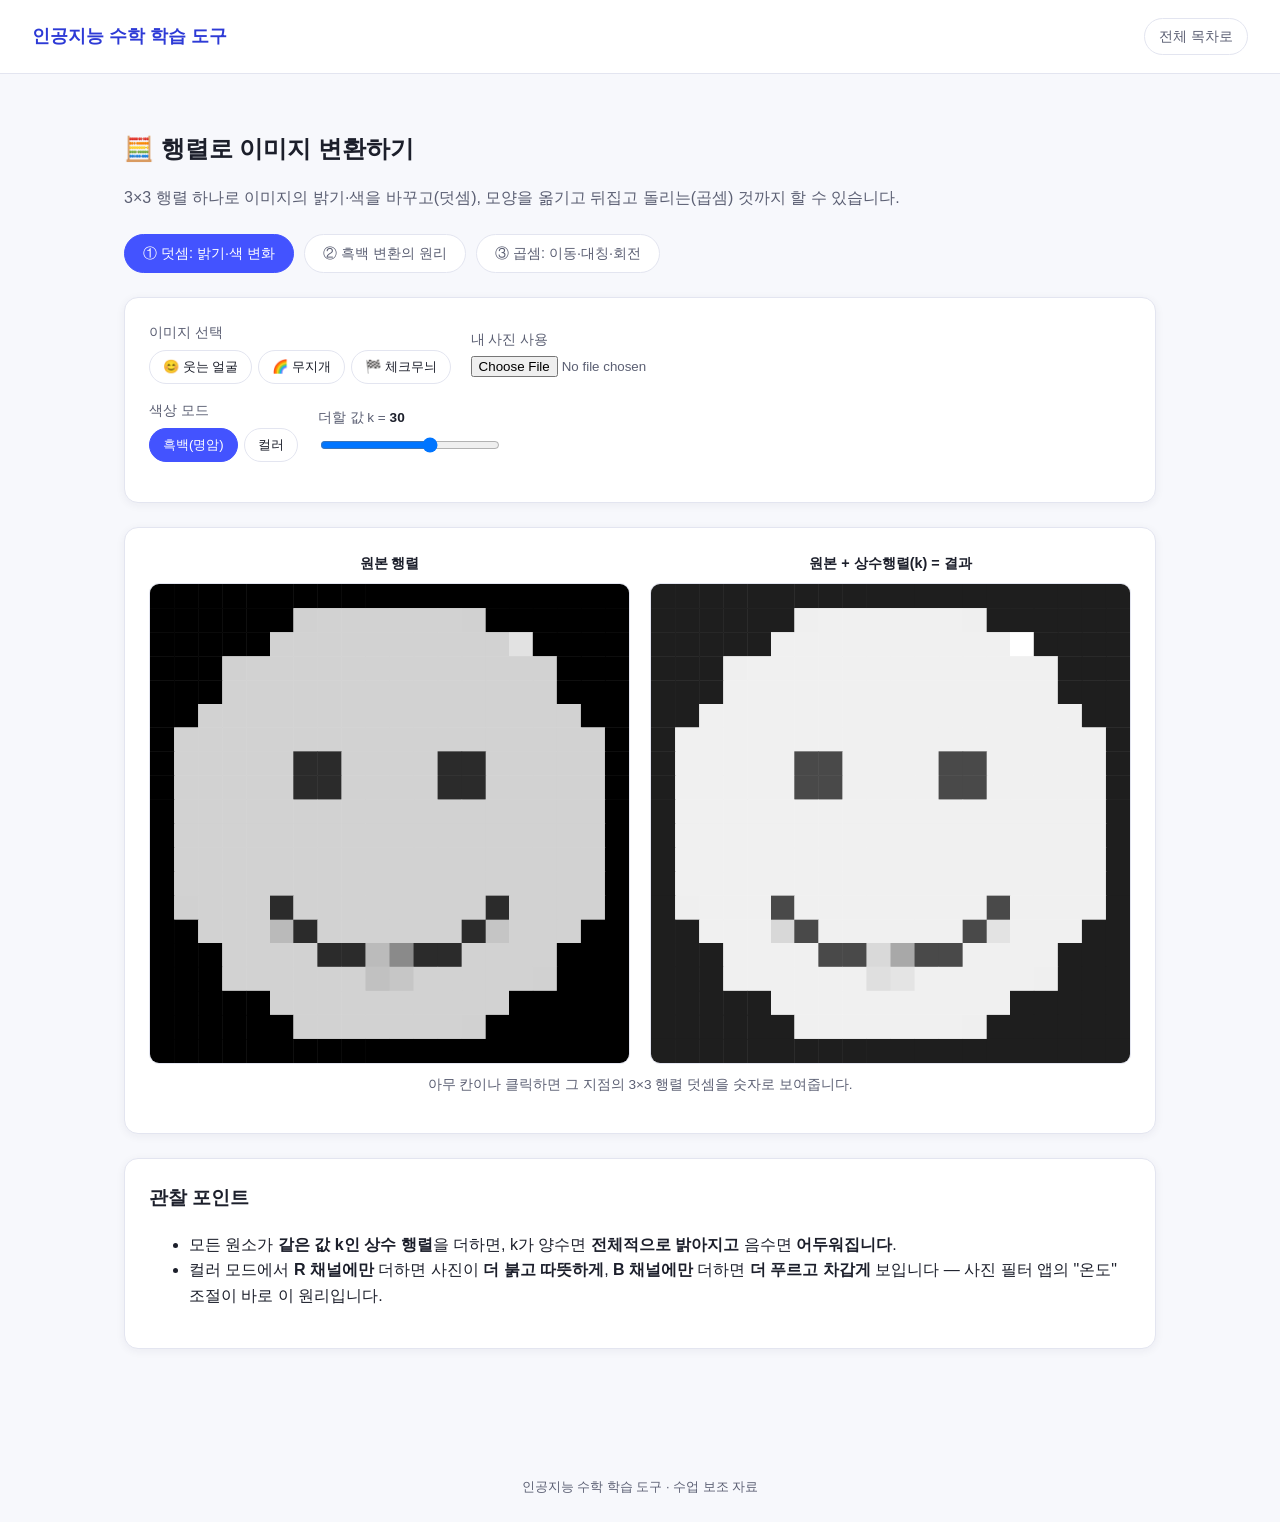
<file: unit2-data-representation/matrix-image-transform.html>
<!DOCTYPE html>
<html lang="ko">
<head>
<meta charset="UTF-8" />
<meta name="viewport" content="width=device-width, initial-scale=1.0" />
<title>행렬로 이미지 변환하기 | 인공지능 수학 학습 도구</title>
<link rel="stylesheet" href="../assets/common.css" />
<link rel="icon" href="../assets/favicon.ico" />
<link rel="icon" type="image/png" sizes="32x32" href="../assets/favicon-32.png" />
<link rel="apple-touch-icon" href="../assets/apple-touch-icon.png" />
<link rel="manifest" href="../assets/manifest.json" />
<style>
  .hidden { display: none !important; }
  .mode-switch { display: flex; gap: 10px; margin-bottom: 24px; flex-wrap: wrap; }
  .mode-switch button {
    background: var(--color-surface); color: var(--color-text-muted);
    border: 1px solid var(--color-border);
  }
  .mode-switch button.active { background: var(--color-primary); color: white; border-color: var(--color-primary); }

  .btn-group { display: flex; gap: 6px; flex-wrap: wrap; }
  .btn-group button {
    background: var(--color-surface); color: var(--color-text);
    border: 1px solid var(--color-border); font-size: 0.82rem; padding: 7px 13px;
  }
  .btn-group button.active { background: var(--color-primary); color: white; border-color: var(--color-primary); }

  .side-by-side { display: grid; grid-template-columns: 1fr 1fr; gap: 20px; }
  @media (max-width: 760px) { .side-by-side { grid-template-columns: 1fr; } }
  .img-block h4 { margin: 0 0 8px; font-size: 0.9rem; text-align: center; }
  canvas.imgcanvas {
    width: 100%; aspect-ratio: 1/1; image-rendering: pixelated;
    border-radius: 10px; border: 1px solid var(--color-border); cursor: crosshair;
  }

  .matrix-eq {
    display: flex; align-items: center; gap: 14px; flex-wrap: wrap;
    margin: 16px 0; justify-content: center;
  }
  .mini-matrix {
    display: grid; grid-template-columns: repeat(3, 1fr); gap: 3px;
    background: var(--color-bg); padding: 8px; border-radius: 8px;
  }
  .mini-matrix div {
    width: 52px; height: 32px; display: flex; align-items: center; justify-content: center;
    font-size: 0.72rem; font-family: monospace; background: var(--color-surface); border-radius: 4px;
  }
  .mini-matrix.const div { background: #eef0ff; }
  .mini-matrix.result div { background: #e9fbf7; font-weight: 700; }
  .op-symbol { font-size: 1.6rem; font-weight: 700; color: var(--color-text-muted); }

  .formula-box {
    font-family: monospace; font-size: 0.9rem; background: var(--color-bg);
    border-radius: 10px; padding: 12px 16px; margin: 10px 0; white-space: pre-wrap;
  }

  #transformCanvas {
    width: 100%; aspect-ratio: 1/1; border-radius: 10px;
    border: 1px solid var(--color-border);
  }
  .legend-row { display: flex; align-items: center; gap: 8px; font-size: 0.85rem; margin: 4px 0; }
  .legend-row .dot { width: 12px; height: 12px; border-radius: 3px; display: inline-block; }
</style>
</head>
<body>
<div id="site-header"></div>

<div class="page-wrap">
  <div class="tool-header">
    <h1>🧮 행렬로 이미지 변환하기</h1>
    <p>3×3 행렬 하나로 이미지의 밝기·색을 바꾸고(덧셈), 모양을 옮기고 뒤집고 돌리는(곱셈) 것까지 할 수 있습니다.</p>
  </div>

  <div class="mode-switch">
    <button id="btnMode1" class="active">① 덧셈: 밝기·색 변화</button>
    <button id="btnMode2">② 흑백 변환의 원리</button>
    <button id="btnMode3">③ 곱셈: 이동·대칭·회전</button>
  </div>

  <!-- ===================== 모드 1: 덧셈 ===================== -->
  <div id="mode1">
    <div class="panel">
      <div class="controls">
        <div class="control-group">
          <label>이미지 선택</label>
          <div class="btn-group" id="sampleBtns1">
            <button data-sample="smile">😊 웃는 얼굴</button>
            <button data-sample="rainbow">🌈 무지개</button>
            <button data-sample="check">🏁 체크무늬</button>
          </div>
        </div>
        <div class="control-group">
          <label>내 사진 사용</label>
          <input type="file" id="fileInput1" accept="image/*" />
        </div>
      </div>
      <div class="controls">
        <div class="control-group">
          <label>색상 모드</label>
          <div class="btn-group" id="colorModeBtns">
            <button data-mode="gray" class="active">흑백(명암)</button>
            <button data-mode="color">컬러</button>
          </div>
        </div>
        <div class="control-group" id="channelGroup" style="display:none;">
          <label>바꿀 채널</label>
          <div class="btn-group" id="channelBtns">
            <button data-ch="all" class="active">밝기 (R,G,B 모두)</button>
            <button data-ch="r">R만</button>
            <button data-ch="g">G만</button>
            <button data-ch="b">B만</button>
          </div>
        </div>
        <div class="control-group">
          <label>더할 값 k = <span class="value" id="kVal1">30</span></label>
          <input type="range" id="kSlider1" min="-120" max="120" step="5" value="30" />
        </div>
      </div>
    </div>

    <div class="panel">
      <div class="side-by-side">
        <div class="img-block"><h4>원본 행렬</h4><canvas class="imgcanvas" id="origCanvas1"></canvas></div>
        <div class="img-block"><h4>원본 + 상수행렬(k) = 결과</h4><canvas class="imgcanvas" id="resultCanvas1"></canvas></div>
      </div>
      <p style="text-align:center; color:var(--color-text-muted); font-size:0.85rem; margin-top:10px;">아무 칸이나 클릭하면 그 지점의 3×3 행렬 덧셈을 숫자로 보여줍니다.</p>
    </div>

    <div class="panel" id="patch1Panel" style="display:none;">
      <h3 style="margin-top:0;">클릭한 지점의 3×3 행렬 덧셈</h3>
      <div class="matrix-eq">
        <div class="mini-matrix" id="patchOrig1"></div>
        <span class="op-symbol">+</span>
        <div class="mini-matrix const" id="patchConst1"></div>
        <span class="op-symbol">=</span>
        <div class="mini-matrix result" id="patchResult1"></div>
      </div>
      <p style="text-align:center; color:var(--color-text-muted); font-size:0.82rem;">(값은 0~255 범위를 벗어나면 그 안에 맞춰 잘립니다)</p>
    </div>

    <div class="panel">
      <h3 style="margin-top:0;">관찰 포인트</h3>
      <ul>
        <li>모든 원소가 <strong>같은 값 k인 상수 행렬</strong>을 더하면, k가 양수면 <strong>전체적으로 밝아지고</strong> 음수면 <strong>어두워집니다</strong>.</li>
        <li>컬러 모드에서 <strong>R 채널에만</strong> 더하면 사진이 <strong>더 붉고 따뜻하게</strong>, <strong>B 채널에만</strong> 더하면 <strong>더 푸르고 차갑게</strong> 보입니다 — 사진 필터 앱의 "온도" 조절이 바로 이 원리입니다.</li>
      </ul>
    </div>
  </div>

  <!-- ===================== 모드 2: 흑백 변환 ===================== -->
  <div id="mode2" class="hidden">
    <div class="panel">
      <h3 style="margin-top:0;">왜 컬러를 흑백으로 바꿀까?</h3>
      <p>컬러 사진은 픽셀마다 <strong>R, G, B 숫자 3개</strong>를 저장하지만, 흑백은 <strong>숫자 1개</strong>면 충분합니다. 그만큼 저장 공간이 줄고 계산도 단순해져서, 이미지의 형태(윤곽·명암)만 필요한 인공지능 작업(예: 손글씨 숫자 인식)에서는 흑백으로 먼저 바꾸는 경우가 많습니다.</p>
      <p>문제는 <strong>R, G, B 3개를 숫자 1개로 어떻게 합칠까</strong>입니다 — 아래에서 두 가지 방법을 비교해봅시다.</p>
      <div class="controls">
        <div class="control-group">
          <label>이미지 선택</label>
          <div class="btn-group" id="sampleBtns2">
            <button data-sample="bars">🎨 원색 막대</button>
            <button data-sample="smile">😊 웃는 얼굴</button>
            <button data-sample="rainbow">🌈 무지개</button>
          </div>
        </div>
        <div class="control-group">
          <label>내 사진 사용</label>
          <input type="file" id="fileInput2" accept="image/*" />
        </div>
      </div>
    </div>

    <div class="panel">
      <div class="side-by-side">
        <div class="img-block"><h4>① 단순 평균 (R+G+B)/3</h4><canvas class="imgcanvas" id="grayCanvasSimple"></canvas></div>
        <div class="img-block"><h4>② 가중 평균 (사람 눈 기준)</h4><canvas class="imgcanvas" id="grayCanvasWeighted"></canvas></div>
      </div>
      <p style="text-align:center; color:var(--color-text-muted); font-size:0.85rem; margin-top:10px;">"원색 막대" 예시에서 초록·파랑 막대를 비교해보면 차이가 가장 잘 보입니다. 칸을 클릭해 실제 계산을 확인해보세요.</p>
    </div>

    <div class="panel" id="patch2Panel" style="display:none;">
      <h3 style="margin-top:0;">클릭한 픽셀의 흑백 변환 계산</h3>
      <p style="font-family:monospace;">원본 RGB = (<span id="rgbR"></span>, <span id="rgbG"></span>, <span id="rgbB"></span>)</p>
      <div class="formula-box" id="grayFormulaBox"></div>
    </div>

    <div class="panel">
      <h3 style="margin-top:0;">관찰 포인트</h3>
      <ul>
        <li><strong>단순 평균</strong>은 R, G, B를 똑같이 1/3씩 반영합니다.</li>
        <li><strong>가중 평균(0.299R + 0.587G + 0.114B)</strong>은 사람 눈이 <strong>초록색에 가장 민감하고 파란색에 가장 둔감</strong>하다는 특성을 반영한 공식입니다. 그래서 순수한 초록 막대는 밝게, 파란 막대는 어둡게 나옵니다.</li>
        <li>대부분의 사진 편집 프로그램과 인공지능 라이브러리는 <strong>가중 평균 방식</strong>을 기본값으로 사용합니다.</li>
      </ul>
    </div>
  </div>

  <!-- ===================== 모드 3: 곱셈 ===================== -->
  <div id="mode3" class="hidden">
    <div class="panel">
      <div class="controls">
        <div class="control-group">
          <label>변환 종류</label>
          <div class="btn-group" id="transformTypeBtns">
            <button data-type="translate" class="active">평행이동</button>
            <button data-type="reflect">대칭</button>
            <button data-type="rotate">회전</button>
          </div>
        </div>
      </div>
      <div class="controls" id="translateControls">
        <div class="control-group">
          <label>tx = <span class="value" id="txVal">3</span></label>
          <input type="range" id="txSlider" min="-8" max="8" step="1" value="3" />
        </div>
        <div class="control-group">
          <label>ty = <span class="value" id="tyVal">2</span></label>
          <input type="range" id="tySlider" min="-8" max="8" step="1" value="2" />
        </div>
      </div>
      <div class="controls hidden" id="reflectControls">
        <div class="control-group">
          <label>대칭 축</label>
          <div class="btn-group" id="reflectAxisBtns">
            <button data-axis="x" class="active">x축</button>
            <button data-axis="y">y축</button>
            <button data-axis="origin">원점</button>
            <button data-axis="yx">직선 y=x</button>
          </div>
        </div>
      </div>
      <div class="controls hidden" id="rotateControls">
        <div class="control-group">
          <label>회전각 θ = <span class="value" id="thetaVal">90</span>°</label>
          <input type="range" id="thetaSlider" min="-180" max="180" step="15" value="90" />
        </div>
      </div>
    </div>

    <div class="panel">
      <div class="legend-row"><span class="dot" style="background:#2857a6;"></span>원본 도형 F</div>
      <div class="legend-row"><span class="dot" style="background:#c9302c;"></span>변환된 도형</div>
      <canvas id="transformCanvas"></canvas>
    </div>

    <div class="panel">
      <h3 style="margin-top:0;">이 변환의 3×3 행렬</h3>
      <div class="mini-matrix" id="transformMatrixDisplay" style="grid-template-columns:repeat(3,1fr); max-width:220px; margin:0 auto;"></div>
      <p style="text-align:center; margin-top:16px; font-family:monospace;" id="pointCompute"></p>
    </div>

    <div class="panel">
      <h3 style="margin-top:0;">관찰 포인트</h3>
      <ul>
        <li>점 하나의 좌표 (x, y)를 (x, y, 1)로 확장하면, <strong>이동·대칭·회전을 모두 3×3 행렬 곱셈 하나</strong>로 표현할 수 있습니다.</li>
        <li>F 모양처럼 <strong>좌우·상하가 대칭이 아닌 도형</strong>을 써야 대칭·회전 결과를 정확히 구분할 수 있습니다 — 만약 원이나 정사각형을 썼다면 회전해도 모양이 똑같아 보였을 것입니다.</li>
        <li>대칭 변환은 <strong>두 번 적용하면 원래대로 돌아옵니다</strong>(자기 자신이 역행렬). 회전과 평행이동은 반대 방향(−θ, −t)으로 한 번 더 적용해야 원래대로 돌아옵니다.</li>
      </ul>
    </div>
  </div>
</div>

<div id="site-footer"></div>
<script src="../assets/common.js"></script>
<script>
AIMath.header({ home: "../index.html" });
AIMath.footer();

/* ============================================================
   공통: 샘플 이미지 생성
   ============================================================ */
const SOURCE_SIZE = 256;
function makeSourceCanvas() {
  const c = document.createElement("canvas");
  c.width = SOURCE_SIZE; c.height = SOURCE_SIZE;
  return c;
}

function drawSampleOnto(ctx, name) {
  const s = SOURCE_SIZE;
  ctx.clearRect(0, 0, s, s);
  if (name === "smile") {
    ctx.fillStyle = "#ffd54a";
    ctx.beginPath(); ctx.arc(s/2, s/2, s*0.46, 0, Math.PI*2); ctx.fill();
    ctx.fillStyle = "#2b2b2b";
    ctx.beginPath(); ctx.arc(s*0.35, s*0.4, s*0.06, 0, Math.PI*2); ctx.fill();
    ctx.beginPath(); ctx.arc(s*0.65, s*0.4, s*0.06, 0, Math.PI*2); ctx.fill();
    ctx.lineWidth = s*0.045; ctx.strokeStyle = "#2b2b2b";
    ctx.beginPath(); ctx.arc(s/2, s*0.52, s*0.28, 0.15*Math.PI, 0.85*Math.PI); ctx.stroke();
  } else if (name === "rainbow") {
    const colors = ["#ff3b30","#ff9500","#ffcc00","#34c759","#0a84ff","#5856d6","#af52de"];
    const bandH = s / colors.length;
    colors.forEach((c, i) => { ctx.fillStyle = c; ctx.fillRect(0, i*bandH, s, bandH+1); });
  } else if (name === "check") {
    const n = 8, cell = s/n;
    for (let r = 0; r < n; r++) for (let c = 0; c < n; c++) {
      ctx.fillStyle = (r+c)%2===0 ? "#274690" : "#f2a900";
      ctx.fillRect(c*cell, r*cell, cell+1, cell+1);
    }
  } else if (name === "bars") {
    const colors = ["#ff0000","#00c800","#0040ff","#ffe600","#00e0e0","#ff00ff","#ffffff","#808080","#000000"];
    const bandW = s / colors.length;
    colors.forEach((c, i) => { ctx.fillStyle = c; ctx.fillRect(i*bandW, 0, bandW+1, s); });
  }
}

function resampleToGrid(sourceCanvas, gridN) {
  const tmp = document.createElement("canvas");
  tmp.width = gridN; tmp.height = gridN;
  const tctx = tmp.getContext("2d");
  tctx.imageSmoothingEnabled = true;
  tctx.drawImage(sourceCanvas, 0, 0, SOURCE_SIZE, SOURCE_SIZE, 0, 0, gridN, gridN);
  const data = tctx.getImageData(0, 0, gridN, gridN).data;
  const pixels = [];
  for (let row = 0; row < gridN; row++) {
    const line = [];
    for (let col = 0; col < gridN; col++) {
      const i = (row*gridN+col)*4;
      line.push({ r: data[i], g: data[i+1], b: data[i+2] });
    }
    pixels.push(line);
  }
  return pixels;
}

function clamp255(v) { return Math.max(0, Math.min(255, Math.round(v))); }

function renderPixelGrid(canvas, pixels, gridN, colorFn) {
  const rect = canvas.getBoundingClientRect();
  const size = Math.max(rect.width, 260);
  canvas.width = size; canvas.height = size;
  const ctx = canvas.getContext("2d");
  const cell = size / gridN;
  for (let row = 0; row < gridN; row++) {
    for (let col = 0; col < gridN; col++) {
      ctx.fillStyle = colorFn(pixels[row][col], row, col);
      ctx.fillRect(col*cell, row*cell, cell+0.5, cell+0.5);
    }
  }
}

/* ============================================================
   모드 1: 덧셈으로 밝기·색 변화
   ============================================================ */
const GRID1 = 20;
const sourceCanvas1 = makeSourceCanvas();
let pixels1 = [];
let colorMode1 = "gray";
let channel1 = "all";
let k1 = 30;

function loadSample1(name) {
  drawSampleOnto(sourceCanvas1.getContext("2d"), name);
  pixels1 = resampleToGrid(sourceCanvas1, GRID1);
  renderMode1();
}

function grayOf(p) { return Math.round(0.299*p.r + 0.587*p.g + 0.114*p.b); }

function applyAdd1(p) {
  if (colorMode1 === "gray") {
    const g = clamp255(grayOf(p) + k1);
    return { r: g, g: g, b: g };
  }
  let { r, g, b } = p;
  if (channel1 === "all") { r += k1; g += k1; b += k1; }
  else if (channel1 === "r") r += k1;
  else if (channel1 === "g") g += k1;
  else if (channel1 === "b") b += k1;
  return { r: clamp255(r), g: clamp255(g), b: clamp255(b) };
}

function renderMode1() {
  renderPixelGrid(document.getElementById("origCanvas1"), pixels1, GRID1, (p) => {
    if (colorMode1 === "gray") { const g = grayOf(p); return `rgb(${g},${g},${g})`; }
    return `rgb(${p.r},${p.g},${p.b})`;
  });
  renderPixelGrid(document.getElementById("resultCanvas1"), pixels1, GRID1, (p) => {
    const r2 = applyAdd1(p);
    return `rgb(${r2.r},${r2.g},${r2.b})`;
  });
}

function showPatch1(row, col) {
  const displayCh = colorMode1 === "gray" ? "gray" : (channel1 === "all" ? "r" : channel1);
  const getVal = (p) => displayCh === "gray" ? grayOf(p) : p[displayCh];
  const patchOrig = document.getElementById("patchOrig1");
  const patchConst = document.getElementById("patchConst1");
  const patchResult = document.getElementById("patchResult1");
  patchOrig.innerHTML = ""; patchConst.innerHTML = ""; patchResult.innerHTML = "";
  for (let dr = -1; dr <= 1; dr++) {
    for (let dc = -1; dc <= 1; dc++) {
      const rr = row+dr, cc = col+dc;
      const inBounds = rr>=0 && rr<GRID1 && cc>=0 && cc<GRID1;
      const origVal = inBounds ? getVal(pixels1[rr][cc]) : null;
      const oDiv = document.createElement("div"); oDiv.textContent = inBounds ? origVal : "-";
      patchOrig.appendChild(oDiv);
      const cDiv = document.createElement("div"); cDiv.textContent = (k1>=0?"+":"") + k1;
      patchConst.appendChild(cDiv);
      const rDiv = document.createElement("div"); rDiv.textContent = inBounds ? clamp255(origVal + k1) : "-";
      patchResult.appendChild(rDiv);
    }
  }
  document.getElementById("patch1Panel").style.display = "";
}

document.getElementById("origCanvas1").addEventListener("click", (e) => {
  const rect = e.target.getBoundingClientRect();
  const col = Math.floor((e.clientX-rect.left)/rect.width*GRID1);
  const row = Math.floor((e.clientY-rect.top)/rect.height*GRID1);
  if (row>=0 && row<GRID1 && col>=0 && col<GRID1) showPatch1(row, col);
});
document.getElementById("resultCanvas1").addEventListener("click", (e) => {
  const rect = e.target.getBoundingClientRect();
  const col = Math.floor((e.clientX-rect.left)/rect.width*GRID1);
  const row = Math.floor((e.clientY-rect.top)/rect.height*GRID1);
  if (row>=0 && row<GRID1 && col>=0 && col<GRID1) showPatch1(row, col);
});

document.getElementById("sampleBtns1").addEventListener("click", (e) => {
  const btn = e.target.closest("button[data-sample]");
  if (!btn) return;
  loadSample1(btn.dataset.sample);
});
document.getElementById("fileInput1").addEventListener("change", (e) => {
  const file = e.target.files[0];
  if (!file) return;
  const reader = new FileReader();
  reader.onload = (ev) => {
    const img = new Image();
    img.onload = () => {
      const ctx = sourceCanvas1.getContext("2d");
      ctx.clearRect(0,0,SOURCE_SIZE,SOURCE_SIZE);
      const scale = Math.max(SOURCE_SIZE/img.width, SOURCE_SIZE/img.height);
      const w = img.width*scale, h = img.height*scale;
      ctx.drawImage(img, (SOURCE_SIZE-w)/2, (SOURCE_SIZE-h)/2, w, h);
      pixels1 = resampleToGrid(sourceCanvas1, GRID1);
      renderMode1();
    };
    img.src = ev.target.result;
  };
  reader.readAsDataURL(file);
});

document.getElementById("colorModeBtns").addEventListener("click", (e) => {
  const btn = e.target.closest("button[data-mode]");
  if (!btn) return;
  document.querySelectorAll("#colorModeBtns button").forEach(b => b.classList.remove("active"));
  btn.classList.add("active");
  colorMode1 = btn.dataset.mode;
  document.getElementById("channelGroup").style.display = colorMode1 === "color" ? "" : "none";
  renderMode1();
});
document.getElementById("channelBtns").addEventListener("click", (e) => {
  const btn = e.target.closest("button[data-ch]");
  if (!btn) return;
  document.querySelectorAll("#channelBtns button").forEach(b => b.classList.remove("active"));
  btn.classList.add("active");
  channel1 = btn.dataset.ch;
  renderMode1();
});
document.getElementById("kSlider1").addEventListener("input", (e) => {
  k1 = parseInt(e.target.value, 10);
  document.getElementById("kVal1").textContent = k1;
  renderMode1();
});

/* ============================================================
   모드 2: 흑백 변환 원리
   ============================================================ */
const GRID2 = 20;
const sourceCanvas2 = makeSourceCanvas();
let pixels2 = [];

function loadSample2(name) {
  drawSampleOnto(sourceCanvas2.getContext("2d"), name);
  pixels2 = resampleToGrid(sourceCanvas2, GRID2);
  renderMode2();
}

function simpleGray(p) { return Math.round((p.r + p.g + p.b) / 3); }
function weightedGray(p) { return Math.round(0.299*p.r + 0.587*p.g + 0.114*p.b); }

function renderMode2() {
  renderPixelGrid(document.getElementById("grayCanvasSimple"), pixels2, GRID2, (p) => {
    const g = simpleGray(p); return `rgb(${g},${g},${g})`;
  });
  renderPixelGrid(document.getElementById("grayCanvasWeighted"), pixels2, GRID2, (p) => {
    const g = weightedGray(p); return `rgb(${g},${g},${g})`;
  });
}

function showPatch2(row, col) {
  const p = pixels2[row][col];
  document.getElementById("rgbR").textContent = p.r;
  document.getElementById("rgbG").textContent = p.g;
  document.getElementById("rgbB").textContent = p.b;
  const sg = simpleGray(p), wg = weightedGray(p);
  document.getElementById("grayFormulaBox").textContent =
    `① 단순 평균 = (${p.r} + ${p.g} + ${p.b}) / 3 = ${sg}\n` +
    `② 가중 평균 = 0.299×${p.r} + 0.587×${p.g} + 0.114×${p.b} = ${wg}`;
  document.getElementById("patch2Panel").style.display = "";
}

["grayCanvasSimple", "grayCanvasWeighted"].forEach(id => {
  document.getElementById(id).addEventListener("click", (e) => {
    const rect = e.target.getBoundingClientRect();
    const col = Math.floor((e.clientX-rect.left)/rect.width*GRID2);
    const row = Math.floor((e.clientY-rect.top)/rect.height*GRID2);
    if (row>=0 && row<GRID2 && col>=0 && col<GRID2) showPatch2(row, col);
  });
});

document.getElementById("sampleBtns2").addEventListener("click", (e) => {
  const btn = e.target.closest("button[data-sample]");
  if (!btn) return;
  loadSample2(btn.dataset.sample);
});
document.getElementById("fileInput2").addEventListener("change", (e) => {
  const file = e.target.files[0];
  if (!file) return;
  const reader = new FileReader();
  reader.onload = (ev) => {
    const img = new Image();
    img.onload = () => {
      const ctx = sourceCanvas2.getContext("2d");
      ctx.clearRect(0,0,SOURCE_SIZE,SOURCE_SIZE);
      const scale = Math.max(SOURCE_SIZE/img.width, SOURCE_SIZE/img.height);
      const w = img.width*scale, h = img.height*scale;
      ctx.drawImage(img, (SOURCE_SIZE-w)/2, (SOURCE_SIZE-h)/2, w, h);
      pixels2 = resampleToGrid(sourceCanvas2, GRID2);
      renderMode2();
    };
    img.src = ev.target.result;
  };
  reader.readAsDataURL(file);
});

/* ============================================================
   모드 3: 곱셈으로 이동·대칭·회전
   ============================================================ */
const F_BITMAP = [
  "111111",
  "100000",
  "100000",
  "111110",
  "100000",
  "100000",
  "100000",
  "100000",
];
const F_ROWS = F_BITMAP.length, F_COLS = F_BITMAP[0].length;

function isFilled(x, y) {
  // x,y are centered coords; convert back to bitmap row/col
  const col = Math.round(x + (F_COLS-1)/2);
  const row = Math.round((F_ROWS-1)/2 - y);
  if (row < 0 || row >= F_ROWS || col < 0 || col >= F_COLS) return false;
  return F_BITMAP[row][col] === "1";
}

const REF_POINT = { x: -(F_COLS-1)/2, y: (F_ROWS-1)/2 }; // F의 왼쪽 위 꼭짓점

let transformType = "translate";
let tx = 3, ty = 2;
let reflectAxis = "x";
let theta = 90;

function currentMatrix() {
  if (transformType === "translate") {
    return [[1,0,tx],[0,1,ty],[0,0,1]];
  }
  if (transformType === "reflect") {
    if (reflectAxis === "x") return [[1,0,0],[0,-1,0],[0,0,1]];
    if (reflectAxis === "y") return [[-1,0,0],[0,1,0],[0,0,1]];
    if (reflectAxis === "origin") return [[-1,0,0],[0,-1,0],[0,0,1]];
    if (reflectAxis === "yx") return [[0,1,0],[1,0,0],[0,0,1]];
  }
  if (transformType === "rotate") {
    const rad = theta * Math.PI / 180;
    const c = Math.cos(rad), s = Math.sin(rad);
    return [[c,-s,0],[s,c,0],[0,0,1]];
  }
}

function inverseMatrix() {
  if (transformType === "translate") return [[1,0,-tx],[0,1,-ty],[0,0,1]];
  if (transformType === "reflect") return currentMatrix(); // 대칭은 자기 자신이 역행렬
  if (transformType === "rotate") {
    const rad = -theta * Math.PI / 180;
    const c = Math.cos(rad), s = Math.sin(rad);
    return [[c,-s,0],[s,c,0],[0,0,1]];
  }
}

function applyMatrix(M, x, y) {
  return {
    x: M[0][0]*x + M[0][1]*y + M[0][2],
    y: M[1][0]*x + M[1][1]*y + M[1][2],
  };
}

const RANGE3 = 9;
function toCanvas3(x, y, size) {
  const scale = size / (RANGE3*2);
  return [size/2 + x*scale, size/2 - y*scale];
}

function renderMode3() {
  const canvas = document.getElementById("transformCanvas");
  const rect = canvas.getBoundingClientRect();
  const size = Math.max(rect.width, 300);
  canvas.width = size; canvas.height = size;
  const ctx = canvas.getContext("2d");
  ctx.clearRect(0,0,size,size);

  ctx.strokeStyle = "#e6e8f0"; ctx.lineWidth = 1;
  for (let i = -RANGE3; i <= RANGE3; i++) {
    const [gx] = toCanvas3(i, 0, size); ctx.beginPath(); ctx.moveTo(gx,0); ctx.lineTo(gx,size); ctx.stroke();
    const [, gy] = toCanvas3(0, i, size); ctx.beginPath(); ctx.moveTo(0,gy); ctx.lineTo(size,gy); ctx.stroke();
  }
  ctx.strokeStyle = "#a9adbd"; ctx.lineWidth = 1.5;
  const [ox, oy] = toCanvas3(0,0,size);
  ctx.beginPath(); ctx.moveTo(0,oy); ctx.lineTo(size,oy); ctx.stroke();
  ctx.beginPath(); ctx.moveTo(ox,0); ctx.lineTo(ox,size); ctx.stroke();

  const cell = size / (RANGE3*2);
  const Minv = inverseMatrix();

  // 변환된 도형 (역행렬로 각 대상 칸의 원본 위치를 찾아 채워 넣기)
  ctx.fillStyle = "#c9302c";
  for (let gy = -RANGE3; gy < RANGE3; gy++) {
    for (let gx = -RANGE3; gx < RANGE3; gx++) {
      const src = applyMatrix(Minv, gx+0.5, gy+0.5);
      if (isFilled(Math.round(src.x), Math.round(src.y))) {
        const [px, py] = toCanvas3(gx, gy+1, size);
        ctx.fillRect(px, py, cell, cell);
      }
    }
  }

  // 원본 도형
  ctx.fillStyle = "rgba(40, 87, 166, 0.75)";
  for (let row = 0; row < F_ROWS; row++) {
    for (let col = 0; col < F_COLS; col++) {
      if (F_BITMAP[row][col] === "1") {
        const x = col - (F_COLS-1)/2, y = (F_ROWS-1)/2 - row;
        const [px, py] = toCanvas3(x-0.5, y+0.5, size);
        ctx.fillRect(px, py, cell, cell);
      }
    }
  }

  // 행렬 표시
  const M = currentMatrix();
  const matDiv = document.getElementById("transformMatrixDisplay");
  matDiv.innerHTML = "";
  for (let r = 0; r < 3; r++) for (let c = 0; c < 3; c++) {
    const d = document.createElement("div");
    d.textContent = Number.isInteger(M[r][c]) ? M[r][c] : M[r][c].toFixed(2);
    matDiv.appendChild(d);
  }

  // 기준점 계산 예시
  const result = applyMatrix(M, REF_POINT.x, REF_POINT.y);
  document.getElementById("pointCompute").textContent =
    `기준점 (${REF_POINT.x}, ${REF_POINT.y}) → (${result.x.toFixed(1)}, ${result.y.toFixed(1)})`;
}

document.getElementById("transformTypeBtns").addEventListener("click", (e) => {
  const btn = e.target.closest("button[data-type]");
  if (!btn) return;
  document.querySelectorAll("#transformTypeBtns button").forEach(b => b.classList.remove("active"));
  btn.classList.add("active");
  transformType = btn.dataset.type;
  document.getElementById("translateControls").classList.toggle("hidden", transformType !== "translate");
  document.getElementById("reflectControls").classList.toggle("hidden", transformType !== "reflect");
  document.getElementById("rotateControls").classList.toggle("hidden", transformType !== "rotate");
  renderMode3();
});
document.getElementById("txSlider").addEventListener("input", (e) => {
  tx = parseInt(e.target.value, 10); document.getElementById("txVal").textContent = tx; renderMode3();
});
document.getElementById("tySlider").addEventListener("input", (e) => {
  ty = parseInt(e.target.value, 10); document.getElementById("tyVal").textContent = ty; renderMode3();
});
document.getElementById("reflectAxisBtns").addEventListener("click", (e) => {
  const btn = e.target.closest("button[data-axis]");
  if (!btn) return;
  document.querySelectorAll("#reflectAxisBtns button").forEach(b => b.classList.remove("active"));
  btn.classList.add("active");
  reflectAxis = btn.dataset.axis;
  renderMode3();
});
document.getElementById("thetaSlider").addEventListener("input", (e) => {
  theta = parseInt(e.target.value, 10); document.getElementById("thetaVal").textContent = theta; renderMode3();
});

/* ============================================================
   모드 전환
   ============================================================ */
function switchMode(n) {
  [1,2,3].forEach(i => {
    document.getElementById("mode"+i).classList.toggle("hidden", i !== n);
    document.getElementById("btnMode"+i).classList.toggle("active", i === n);
  });
  if (n === 3) renderMode3();
}
document.getElementById("btnMode1").addEventListener("click", () => switchMode(1));
document.getElementById("btnMode2").addEventListener("click", () => switchMode(2));
document.getElementById("btnMode3").addEventListener("click", () => switchMode(3));

window.addEventListener("resize", () => {
  renderMode1(); renderMode2();
  if (!document.getElementById("mode3").classList.contains("hidden")) renderMode3();
});

/* init */
loadSample1("smile");
loadSample2("bars");
renderMode3();
</script>
</body>
</html>
</file>
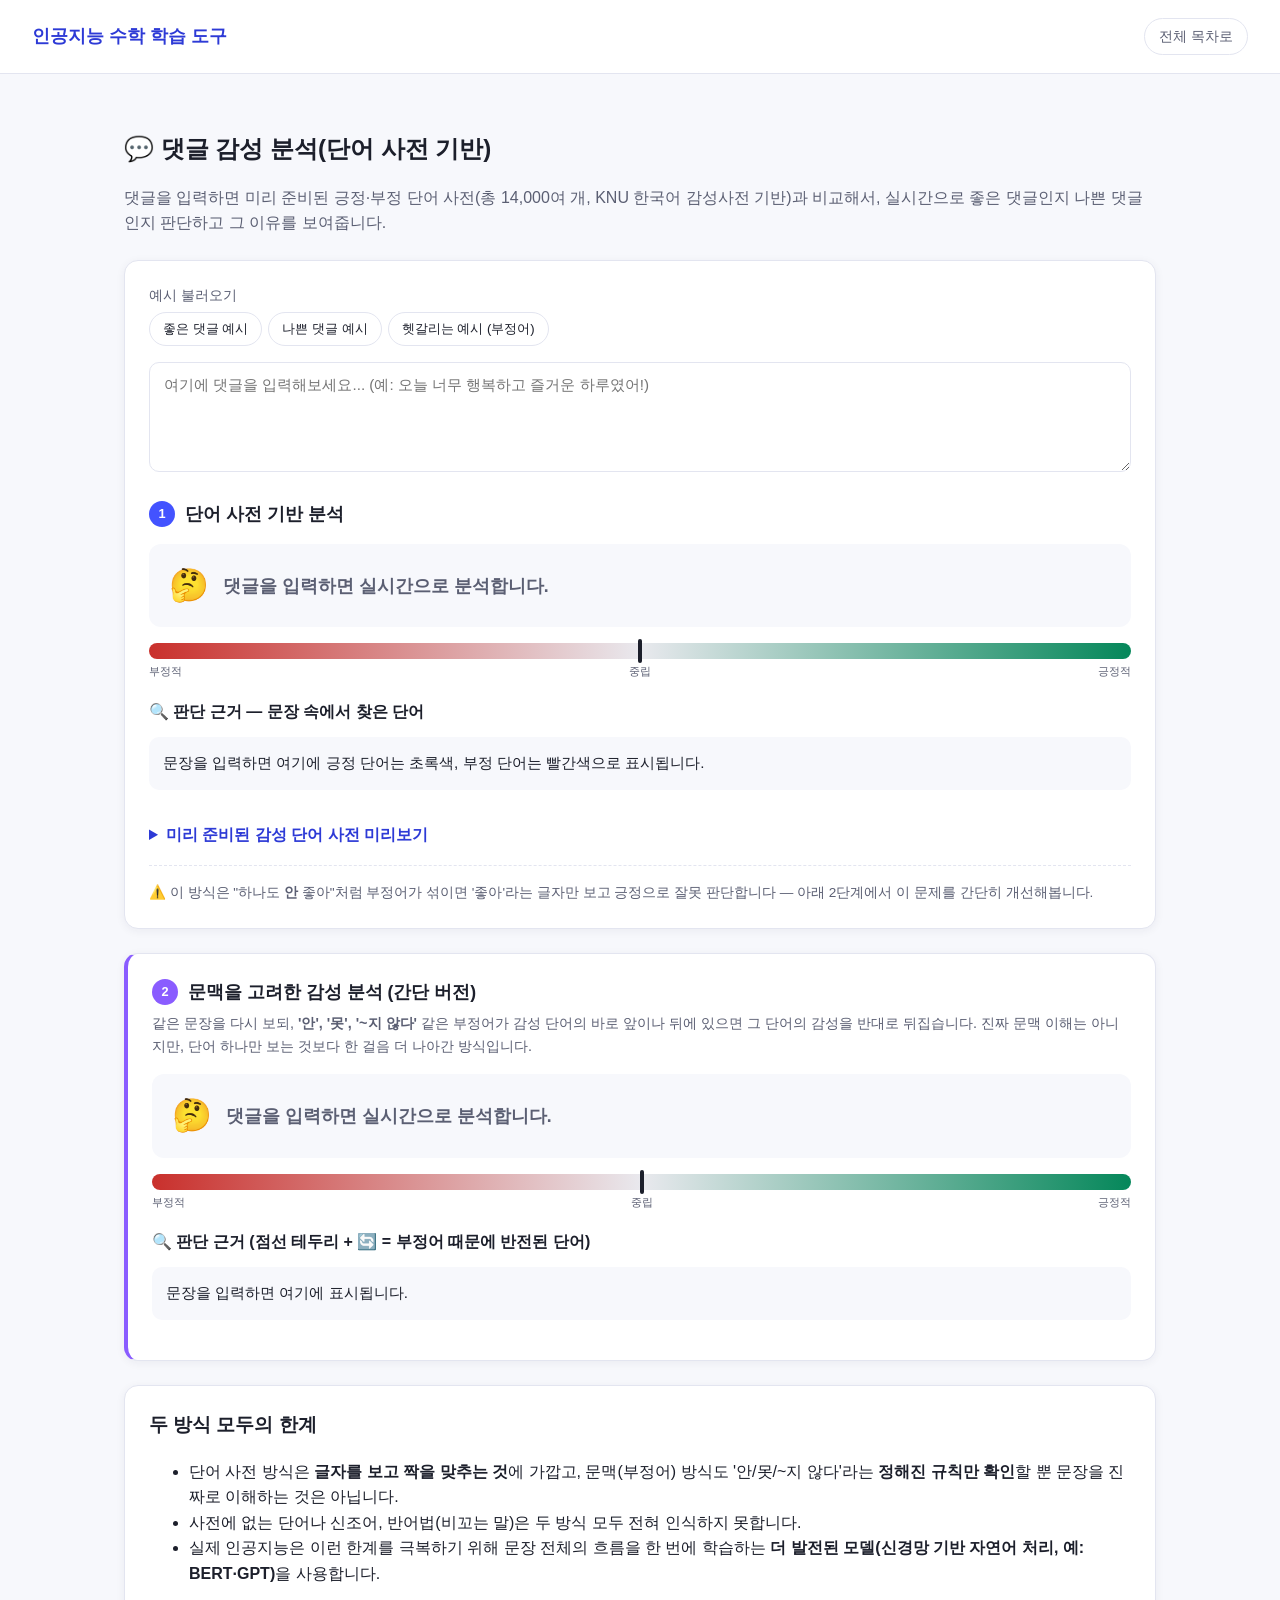
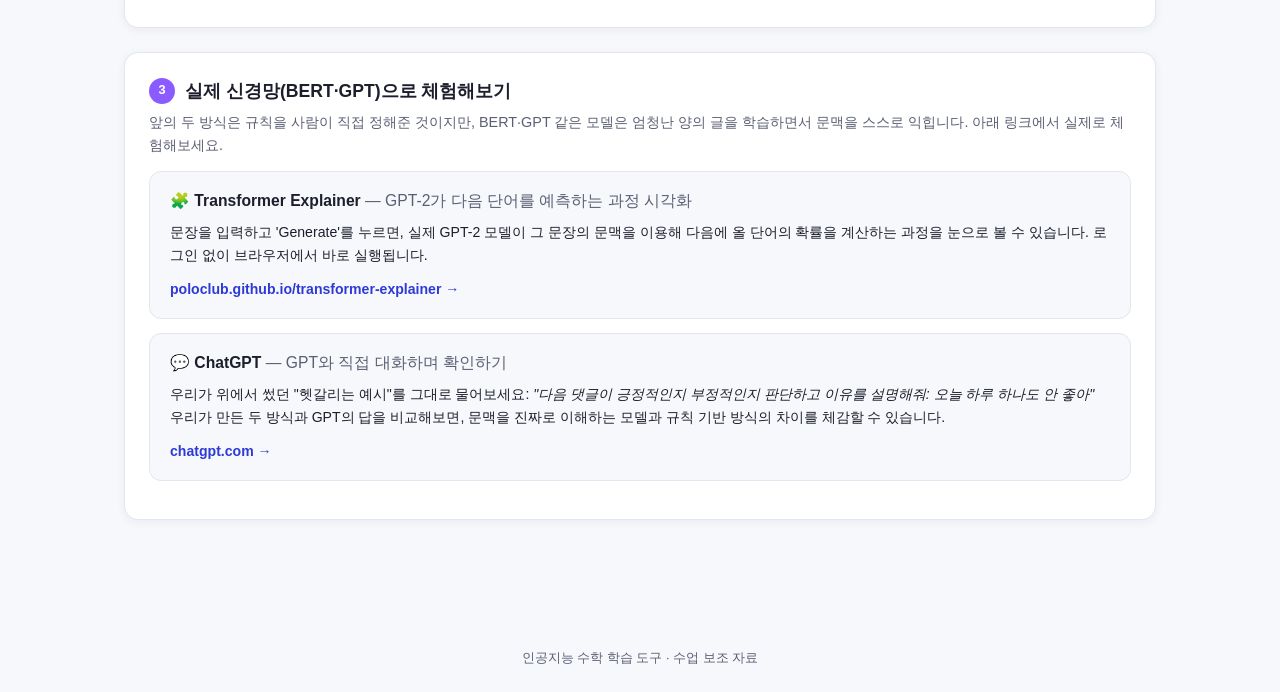
<file: unit2-data-representation/sentiment-analysis.html>
<!DOCTYPE html>
<html lang="ko">
<head>
<meta charset="UTF-8" />
<meta name="viewport" content="width=device-width, initial-scale=1.0" />
<title>댓글 감성 분석(단어 사전 기반) | 인공지능 수학 학습 도구</title>
<link rel="stylesheet" href="../assets/common.css" />
<link rel="icon" href="../assets/favicon.ico" />
<link rel="icon" type="image/png" sizes="32x32" href="../assets/favicon-32.png" />
<link rel="apple-touch-icon" href="../assets/apple-touch-icon.png" />
<link rel="manifest" href="../assets/manifest.json" />
<style>
  textarea#commentInput {
    width: 100%;
    min-height: 110px;
    padding: 12px 14px;
    border-radius: 10px;
    border: 1px solid var(--color-border);
    font-family: inherit;
    font-size: 0.95rem;
    resize: vertical;
  }
  .preview-box {
    margin-top: 12px;
    padding: 12px 14px;
    background: var(--color-bg);
    border-radius: 10px;
    font-size: 0.95rem;
    line-height: 1.9;
    min-height: 48px;
    white-space: pre-wrap;
    word-break: break-word;
  }
  .hl-pos { background: #c8f3dd; border-radius: 4px; padding: 1px 3px; font-weight: 700; }
  .hl-neg { background: #ffd3d3; border-radius: 4px; padding: 1px 3px; font-weight: 700; }

  .verdict-banner {
    display: flex;
    align-items: center;
    gap: 14px;
    padding: 16px 20px;
    border-radius: 12px;
    font-size: 1.1rem;
    font-weight: 800;
    margin: 16px 0;
  }
  .verdict-banner.pos { background: #e3faf3; color: #05875a; }
  .verdict-banner.neg { background: #ffecec; color: #c9302c; }
  .verdict-banner.neutral { background: var(--color-bg); color: var(--color-text-muted); }
  .verdict-banner .emoji { font-size: 2rem; }

  .score-gauge {
    position: relative;
    height: 16px;
    border-radius: 999px;
    background: linear-gradient(90deg, #c9302c, #e9e9ee 50%, #05875a);
    margin: 6px 0 4px;
  }
  .score-gauge .marker {
    position: absolute; top: -4px; width: 4px; height: 24px;
    background: #1c1f2b; border-radius: 2px; transform: translateX(-50%);
  }
  .score-scale { display: flex; justify-content: space-between; font-size: 0.7rem; color: var(--color-text-muted); }

  .word-chips { display: flex; flex-wrap: wrap; gap: 6px; margin-top: 8px; }
  .word-chip { padding: 4px 11px; border-radius: 999px; font-size: 0.82rem; font-weight: 600; }
  .word-chip.pos { background: #c8f3dd; color: #05875a; }
  .word-chip.neg { background: #ffd3d3; color: #c9302c; }

  details.dict-toggle { margin-top: 16px; }
  details.dict-toggle summary { cursor: pointer; font-weight: 700; color: var(--color-primary-dark); }
  .btn-group { display: flex; gap: 6px; flex-wrap: wrap; }
  .btn-group button {
    background: var(--color-surface); color: var(--color-text);
    border: 1px solid var(--color-border); font-size: 0.82rem; padding: 7px 13px;
  }

  .method-title {
    display: flex;
    align-items: center;
    gap: 10px;
    margin: 0 0 6px;
    font-size: 1.1rem;
  }
  .method-title .num {
    display: inline-flex;
    align-items: center;
    justify-content: center;
    width: 26px; height: 26px;
    border-radius: 50%;
    color: white;
    font-size: 0.8rem;
    font-weight: 700;
    flex-shrink: 0;
  }
  .method-title .num.dict { background: var(--color-primary); }
  .method-title .num.ctx { background: #8a5cff; }
  .panel.context-panel { border-left: 4px solid #8a5cff; }

  .hl-flipped { outline: 2px dashed #8a5cff; outline-offset: 1px; }
  .compare-note {
    margin-top: 16px;
    padding: 12px 16px;
    border-radius: 10px;
    background: #f1ecff;
    color: #5b3ec9;
    font-size: 0.88rem;
    font-weight: 600;
  }

  .link-card {
    background: var(--color-bg);
    border: 1px solid var(--color-border);
    border-radius: 12px;
    padding: 16px 20px;
    margin-bottom: 14px;
  }
  .link-card h4 { margin: 0 0 8px; font-size: 0.98rem; }
  .link-card p { margin: 0 0 10px; font-size: 0.88rem; color: var(--color-text); }
  .link-card a {
    display: inline-block;
    font-weight: 700;
    color: var(--color-primary-dark);
    font-size: 0.88rem;
  }
</style>
</head>
<body>
<div id="site-header"></div>

<div class="page-wrap">
  <div class="tool-header">
    <h1>💬 댓글 감성 분석(단어 사전 기반)</h1>
    <p>댓글을 입력하면 미리 준비된 긍정·부정 단어 사전(총 14,000여 개, KNU 한국어 감성사전 기반)과 비교해서, 실시간으로 좋은 댓글인지 나쁜 댓글인지 판단하고 그 이유를 보여줍니다.</p>
  </div>

  <div class="panel">
    <div class="controls">
      <div class="control-group">
        <label>예시 불러오기</label>
        <div class="btn-group" id="presetBtns">
          <button data-preset="good">좋은 댓글 예시</button>
          <button data-preset="bad">나쁜 댓글 예시</button>
          <button data-preset="tricky">헷갈리는 예시 (부정어)</button>
        </div>
      </div>
    </div>
    <textarea id="commentInput" placeholder="여기에 댓글을 입력해보세요... (예: 오늘 너무 행복하고 즐거운 하루였어!)"></textarea>

    <h2 class="method-title" style="margin-top:20px;"><span class="num dict">1</span>단어 사전 기반 분석</h2>
    <div class="verdict-banner neutral" id="verdictBanner">
      <span class="emoji">🤔</span>
      <span id="verdictText">댓글을 입력하면 실시간으로 분석합니다.</span>
    </div>

    <div class="score-gauge"><div class="marker" id="scoreMarker" style="left:50%;"></div></div>
    <div class="score-scale"><span>부정적</span><span>중립</span><span>긍정적</span></div>

    <h4 style="margin:18px 0 4px;">🔍 판단 근거 — 문장 속에서 찾은 단어</h4>
    <div class="preview-box" id="previewBox">문장을 입력하면 여기에 긍정 단어는 초록색, 부정 단어는 빨간색으로 표시됩니다.</div>

    <div class="word-chips" id="posChips"></div>
    <div class="word-chips" id="negChips"></div>

    <details class="dict-toggle">
      <summary>미리 준비된 감성 단어 사전 미리보기</summary>
      <p style="font-size:0.85rem; color:var(--color-text-muted); margin:10px 0 4px;">
        긍정 단어 <strong id="posCount"></strong>개 중 200개 미리보기
      </p>
      <div class="word-chips" id="allPosChips"></div>
      <p style="font-size:0.85rem; color:var(--color-text-muted); margin:14px 0 4px;">
        부정 단어 <strong id="negCount"></strong>개 중 200개 미리보기
      </p>
      <div class="word-chips" id="allNegChips"></div>
      <p style="font-size:0.78rem; color:var(--color-text-muted); margin-top:12px;">
        출처: <a href="https://github.com/park1200656/KnuSentiLex" target="_blank" rel="noopener">KNU 한국어 감성사전</a>
        (군산대학교 Data Intelligence Lab, 2018) + 수업 예시 단어
      </p>
    </details>

    <p style="font-size:0.85rem; color:var(--color-text-muted); margin:18px 0 0; padding-top:16px; border-top:1px dashed var(--color-border);">
      ⚠️ 이 방식은 "하나도 <strong>안</strong> 좋아"처럼 부정어가 섞이면 '좋아'라는 글자만 보고 긍정으로 잘못 판단합니다 — 아래 2단계에서 이 문제를 간단히 개선해봅니다.
    </p>
  </div>

  <div class="panel context-panel">
    <h2 class="method-title"><span class="num ctx">2</span>문맥을 고려한 감성 분석 (간단 버전)</h2>
    <p style="color:var(--color-text-muted); font-size:0.9rem; margin-top:0;">
      같은 문장을 다시 보되, <strong>'안', '못', '~지 않다'</strong> 같은 부정어가 감성 단어의 바로 앞이나 뒤에 있으면 그 단어의 감성을 반대로 뒤집습니다. 진짜 문맥 이해는 아니지만, 단어 하나만 보는 것보다 한 걸음 더 나아간 방식입니다.
    </p>

    <div class="verdict-banner neutral" id="verdictBanner2">
      <span class="emoji">🤔</span>
      <span id="verdictText2">댓글을 입력하면 실시간으로 분석합니다.</span>
    </div>

    <div class="score-gauge"><div class="marker" id="scoreMarker2" style="left:50%;"></div></div>
    <div class="score-scale"><span>부정적</span><span>중립</span><span>긍정적</span></div>

    <h4 style="margin:18px 0 4px;">🔍 판단 근거 (점선 테두리 + 🔄 = 부정어 때문에 반전된 단어)</h4>
    <div class="preview-box" id="previewBox2">문장을 입력하면 여기에 표시됩니다.</div>

    <div class="word-chips" id="posChips2"></div>
    <div class="word-chips" id="negChips2"></div>

    <div class="compare-note" id="compareNote" style="display:none;"></div>
  </div>

  <div class="panel">
    <h3 style="margin-top:0;">두 방식 모두의 한계</h3>
    <ul>
      <li>단어 사전 방식은 <strong>글자를 보고 짝을 맞추는 것</strong>에 가깝고, 문맥(부정어) 방식도 '안/못/~지 않다'라는 <strong>정해진 규칙만 확인</strong>할 뿐 문장을 진짜로 이해하는 것은 아닙니다.</li>
      <li>사전에 없는 단어나 신조어, 반어법(비꼬는 말)은 두 방식 모두 전혀 인식하지 못합니다.</li>
      <li>실제 인공지능은 이런 한계를 극복하기 위해 문장 전체의 흐름을 한 번에 학습하는 <strong>더 발전된 모델(신경망 기반 자연어 처리, 예: BERT·GPT)</strong>을 사용합니다.</li>
    </ul>
  </div>

  <div class="panel">
    <h2 class="method-title"><span class="num ctx">3</span>실제 신경망(BERT·GPT)으로 체험해보기</h2>
    <p style="color:var(--color-text-muted); font-size:0.9rem; margin-top:0;">
      앞의 두 방식은 규칙을 사람이 직접 정해준 것이지만, BERT·GPT 같은 모델은 엄청난 양의 글을 학습하면서 문맥을 스스로 익힙니다. 아래 링크에서 실제로 체험해보세요.
    </p>

    <div class="link-card">
      <h4>🧩 Transformer Explainer <span style="font-weight:400; color:var(--color-text-muted);">— GPT-2가 다음 단어를 예측하는 과정 시각화</span></h4>
      <p>문장을 입력하고 'Generate'를 누르면, 실제 GPT-2 모델이 그 문장의 문맥을 이용해 다음에 올 단어의 확률을 계산하는 과정을 눈으로 볼 수 있습니다. 로그인 없이 브라우저에서 바로 실행됩니다.</p>
      <a href="https://poloclub.github.io/transformer-explainer/" target="_blank" rel="noopener">poloclub.github.io/transformer-explainer →</a>
    </div>

    <div class="link-card">
      <h4>💬 ChatGPT <span style="font-weight:400; color:var(--color-text-muted);">— GPT와 직접 대화하며 확인하기</span></h4>
      <p>우리가 위에서 썼던 "헷갈리는 예시"를 그대로 물어보세요: <em>"다음 댓글이 긍정적인지 부정적인지 판단하고 이유를 설명해줘: 오늘 하루 하나도 안 좋아"</em> 우리가 만든 두 방식과 GPT의 답을 비교해보면, 문맥을 진짜로 이해하는 모델과 규칙 기반 방식의 차이를 체감할 수 있습니다.</p>
      <a href="https://chatgpt.com/" target="_blank" rel="noopener">chatgpt.com →</a>
    </div>
  </div>
</div>

<div id="site-footer"></div>
<script src="../assets/common.js"></script>
<script src="sentiment-dict.js"></script>
<script>
AIMath.header({ home: "../index.html" });
AIMath.footer();

// 첫 글자 기준 색인: 사전이 15,000개에 가까워도 실시간 분석이 빠르도록
const WORD_INDEX = new Map();
function indexWords(words, type) {
  words.forEach(w => {
    if (!w) return;
    const c = w[0];
    if (!WORD_INDEX.has(c)) WORD_INDEX.set(c, []);
    WORD_INDEX.get(c).push({ w, type });
  });
}
indexWords(POS_WORDS, "pos");
indexWords(NEG_WORDS, "neg");
WORD_INDEX.forEach(list => list.sort((a, b) => b.w.length - a.w.length));

const PRESETS = {
  good: "네가 어떤 삶을 살든 나는 너를 응원할 것이다. 우리 모두는 소중한 존재예요. 너를 만난 순간부터 하루하루가 행복이야. 알아요 알아, 내가 최고라는거. 나는 네가 너라서 좋아. 마음에 꽂히는 좋은 글귀가 있으면 함께 나누면 좋겠어요.",
  bad: "너무 싫어요 다시는 보기 싫습니다. 널 울게 만들꺼야 제발 꺼져 주세요. 항상 저주해 줄테다. 혐오스럽고 극악무도한 놈이군. 죄인은 죄를 받아야지.",
  tricky: "오늘 하루 하나도 안 좋아. 사실 별로 안 행복해. 전혀 안 최고야.",
};

const commentInput = document.getElementById("commentInput");

function escapeHtml(s) {
  return s.replace(/&/g, "&amp;").replace(/</g, "&lt;").replace(/>/g, "&gt;");
}

function analyze(text) {
  let i = 0;
  let html = "";
  const matchedPos = [];
  const matchedNeg = [];
  while (i < text.length) {
    let hit = null;
    const candidates = WORD_INDEX.get(text[i]);
    if (candidates) {
      for (const entry of candidates) {
        if (text.startsWith(entry.w, i)) { hit = entry; break; }
      }
    }
    if (hit) {
      html += `<span class="hl-${hit.type}">${escapeHtml(text.slice(i, i + hit.w.length))}</span>`;
      (hit.type === "pos" ? matchedPos : matchedNeg).push(hit.w);
      i += hit.w.length;
    } else {
      html += escapeHtml(text[i]);
      i += 1;
    }
  }
  return { html, matchedPos, matchedNeg };
}

const NEG_BEFORE = /(안|못)\s?$/;
const NEG_AFTER = /^\s?(지\s?않|지\s?못|지\s?마)/;

function analyzeContext(text) {
  let i = 0;
  let html = "";
  const matchedPos = [];
  const matchedNeg = [];
  while (i < text.length) {
    let hit = null;
    const candidates = WORD_INDEX.get(text[i]);
    if (candidates) {
      for (const entry of candidates) {
        if (text.startsWith(entry.w, i)) { hit = entry; break; }
      }
    }
    if (hit) {
      const before = text.slice(Math.max(0, i - 6), i);
      const after = text.slice(i + hit.w.length, i + hit.w.length + 8);
      const negated = NEG_BEFORE.test(before) || NEG_AFTER.test(after);
      const finalType = negated ? (hit.type === "pos" ? "neg" : "pos") : hit.type;
      const cls = "hl-" + finalType + (negated ? " hl-flipped" : "");
      const label = negated ? "부정어 때문에 반대로 해석됨" : "";
      html += `<span class="${cls}" title="${label}">${negated ? "🔄" : ""}${escapeHtml(text.slice(i, i + hit.w.length))}</span>`;
      (finalType === "pos" ? matchedPos : matchedNeg).push(hit.w);
      i += hit.w.length;
    } else {
      html += escapeHtml(text[i]);
      i += 1;
    }
  }
  return { html, matchedPos, matchedNeg };
}

function verdictOf(matchedPos, matchedNeg) {
  const score = matchedPos.length - matchedNeg.length;
  if (matchedPos.length === 0 && matchedNeg.length === 0) return "neutral";
  if (score > 0) return "pos";
  if (score < 0) return "neg";
  return "neutral";
}

function render2() {
  const text = commentInput.value;
  const previewBox = document.getElementById("previewBox2");
  const verdictBanner = document.getElementById("verdictBanner2");
  const verdictText = document.getElementById("verdictText2");
  const posChips = document.getElementById("posChips2");
  const negChips = document.getElementById("negChips2");
  const compareNote = document.getElementById("compareNote");

  if (!text.trim()) {
    previewBox.innerHTML = "문장을 입력하면 여기에 표시됩니다.";
    verdictBanner.className = "verdict-banner neutral";
    verdictText.textContent = "댓글을 입력하면 실시간으로 분석합니다.";
    verdictBanner.querySelector(".emoji").textContent = "🤔";
    document.getElementById("scoreMarker2").style.left = "50%";
    posChips.innerHTML = "";
    negChips.innerHTML = "";
    compareNote.style.display = "none";
    return;
  }

  const { html, matchedPos, matchedNeg } = analyzeContext(text);
  previewBox.innerHTML = html;

  const score = matchedPos.length - matchedNeg.length;
  const emojiEl = verdictBanner.querySelector(".emoji");

  if (matchedPos.length === 0 && matchedNeg.length === 0) {
    verdictBanner.className = "verdict-banner neutral";
    emojiEl.textContent = "😐";
    verdictText.textContent = "사전에 있는 긍정·부정 단어를 찾지 못했습니다 — 판단할 수 없습니다.";
  } else if (score > 0) {
    verdictBanner.className = "verdict-banner pos";
    emojiEl.textContent = "😊";
    verdictText.textContent = `긍정적인 댓글로 보입니다! (긍정 ${matchedPos.length} vs 부정 ${matchedNeg.length})`;
  } else if (score < 0) {
    verdictBanner.className = "verdict-banner neg";
    emojiEl.textContent = "😠";
    verdictText.textContent = `부정적인 댓글로 보입니다. (긍정 ${matchedPos.length} vs 부정 ${matchedNeg.length})`;
  } else {
    verdictBanner.className = "verdict-banner neutral";
    emojiEl.textContent = "😐";
    verdictText.textContent = `긍정과 부정이 비슷합니다. (긍정 ${matchedPos.length} vs 부정 ${matchedNeg.length})`;
  }

  const clampedScore = Math.max(-5, Math.min(5, score));
  document.getElementById("scoreMarker2").style.left = ((clampedScore + 5) / 10 * 100) + "%";

  posChips.innerHTML = matchedPos.map(w => `<span class="word-chip pos">+ ${w}</span>`).join("");
  negChips.innerHTML = matchedNeg.map(w => `<span class="word-chip neg">− ${w}</span>`).join("");

  const verdict1 = document.getElementById("verdictBanner").className.includes("pos") ? "pos"
    : document.getElementById("verdictBanner").className.includes("neg") ? "neg" : "neutral";
  const verdict2 = verdictOf(matchedPos, matchedNeg);
  if (verdict1 !== verdict2) {
    compareNote.style.display = "block";
    compareNote.textContent = "⚡ 두 방식의 판단이 다릅니다! 1단계(단어 사전)는 특정 단어 하나만 보고 판단했지만, 2단계(문맥 고려)는 그 단어 주변의 부정어까지 확인해서 결과가 바뀌었습니다.";
  } else {
    compareNote.style.display = "none";
  }
}

function render() {
  const text = commentInput.value;
  const previewBox = document.getElementById("previewBox");
  const verdictBanner = document.getElementById("verdictBanner");
  const verdictText = document.getElementById("verdictText");
  const posChips = document.getElementById("posChips");
  const negChips = document.getElementById("negChips");

  if (!text.trim()) {
    previewBox.innerHTML = "문장을 입력하면 여기에 긍정 단어는 초록색, 부정 단어는 빨간색으로 표시됩니다.";
    verdictBanner.className = "verdict-banner neutral";
    verdictText.textContent = "댓글을 입력하면 실시간으로 분석합니다.";
    document.getElementById("verdictBanner").querySelector(".emoji").textContent = "🤔";
    document.getElementById("scoreMarker").style.left = "50%";
    posChips.innerHTML = "";
    negChips.innerHTML = "";
    return;
  }

  const { html, matchedPos, matchedNeg } = analyze(text);
  previewBox.innerHTML = html;

  const score = matchedPos.length - matchedNeg.length;
  const emojiEl = verdictBanner.querySelector(".emoji");

  if (matchedPos.length === 0 && matchedNeg.length === 0) {
    verdictBanner.className = "verdict-banner neutral";
    emojiEl.textContent = "😐";
    verdictText.textContent = "사전에 있는 긍정·부정 단어를 찾지 못했습니다 — 판단할 수 없습니다.";
  } else if (score > 0) {
    verdictBanner.className = "verdict-banner pos";
    emojiEl.textContent = "😊";
    verdictText.textContent = `긍정적인 댓글로 보입니다! (긍정 ${matchedPos.length} vs 부정 ${matchedNeg.length})`;
  } else if (score < 0) {
    verdictBanner.className = "verdict-banner neg";
    emojiEl.textContent = "😠";
    verdictText.textContent = `부정적인 댓글로 보입니다. (긍정 ${matchedPos.length} vs 부정 ${matchedNeg.length})`;
  } else {
    verdictBanner.className = "verdict-banner neutral";
    emojiEl.textContent = "😐";
    verdictText.textContent = `긍정과 부정이 비슷합니다. (긍정 ${matchedPos.length} vs 부정 ${matchedNeg.length})`;
  }

  const clampedScore = Math.max(-5, Math.min(5, score));
  document.getElementById("scoreMarker").style.left = ((clampedScore + 5) / 10 * 100) + "%";

  posChips.innerHTML = matchedPos.map(w => `<span class="word-chip pos">+ ${w}</span>`).join("");
  negChips.innerHTML = matchedNeg.map(w => `<span class="word-chip neg">− ${w}</span>`).join("");
}

function renderAll() {
  render();
  render2();
}

commentInput.addEventListener("input", renderAll);

document.getElementById("presetBtns").addEventListener("click", (e) => {
  const btn = e.target.closest("button[data-preset]");
  if (!btn) return;
  commentInput.value = PRESETS[btn.dataset.preset];
  renderAll();
});

const PREVIEW_LIMIT = 200;
document.getElementById("allPosChips").innerHTML = POS_WORDS.slice(0, PREVIEW_LIMIT).map(w => `<span class="word-chip pos">${w}</span>`).join("");
document.getElementById("allNegChips").innerHTML = NEG_WORDS.slice(0, PREVIEW_LIMIT).map(w => `<span class="word-chip neg">${w}</span>`).join("");
document.getElementById("posCount").textContent = POS_WORDS.length;
document.getElementById("negCount").textContent = NEG_WORDS.length;

renderAll();
</script>
</body>
</html>
</file>
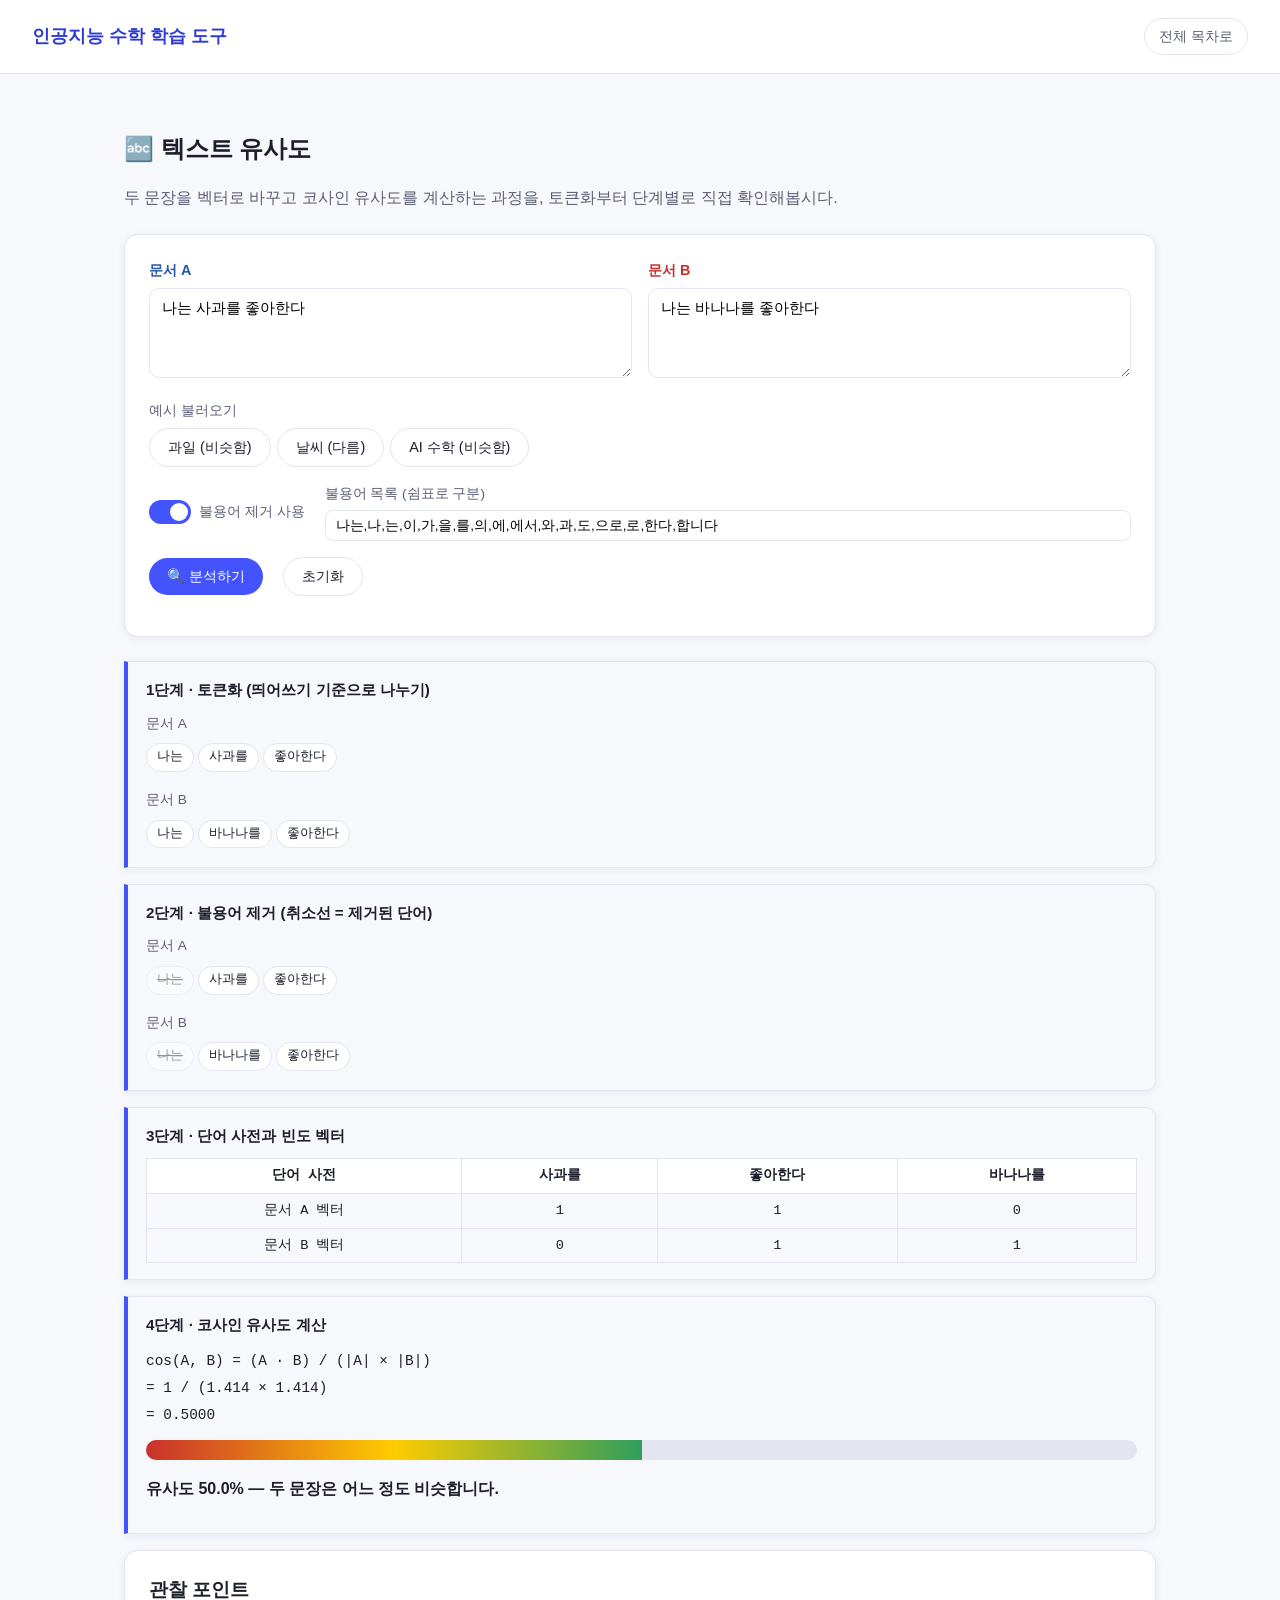
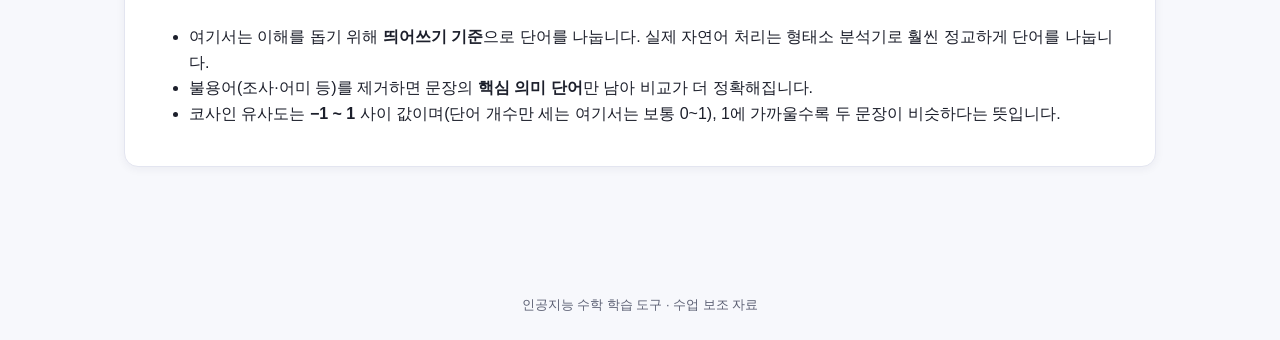
<file: unit2-data-representation/text-similarity.html>
<!DOCTYPE html>
<html lang="ko">
<head>
<meta charset="UTF-8" />
<meta name="viewport" content="width=device-width, initial-scale=1.0" />
<title>텍스트 유사도 | 인공지능 수학 학습 도구</title>
<link rel="stylesheet" href="../assets/common.css" />
<link rel="icon" href="../assets/favicon.ico" />
<link rel="icon" type="image/png" sizes="32x32" href="../assets/favicon-32.png" />
<link rel="apple-touch-icon" href="../assets/apple-touch-icon.png" />
<link rel="manifest" href="../assets/manifest.json" />
<style>
  .doc-pair { display: grid; grid-template-columns: 1fr 1fr; gap: 16px; }
  @media (max-width: 720px) { .doc-pair { grid-template-columns: 1fr; } }
  .doc-block textarea {
    width: 100%; min-height: 90px; padding: 10px 12px;
    border-radius: 10px; border: 1px solid var(--color-border);
    font-family: inherit; font-size: 0.92rem; resize: vertical;
  }
  .doc-block h4 { margin: 0 0 6px; font-size: 0.9rem; }
  .doc-block.a h4 { color: #2857a6; }
  .doc-block.b h4 { color: #c9302c; }

  .stopword-row { display: flex; align-items: center; gap: 10px; flex-wrap: wrap; }
  .stopword-row input[type="text"] {
    flex: 1; min-width: 220px; padding: 7px 10px;
    border-radius: 8px; border: 1px solid var(--color-border); font-size: 0.85rem;
  }
  .switch { position: relative; display: inline-block; width: 42px; height: 24px; }
  .switch input { opacity: 0; width: 0; height: 0; }
  .slider-toggle {
    position: absolute; cursor: pointer; inset: 0;
    background: var(--color-border); border-radius: 999px; transition: 0.15s;
  }
  .slider-toggle::before {
    content: ""; position: absolute; height: 18px; width: 18px; left: 3px; top: 3px;
    background: white; border-radius: 50%; transition: 0.15s;
  }
  .switch input:checked + .slider-toggle { background: var(--color-primary); }
  .switch input:checked + .slider-toggle::before { transform: translateX(18px); }

  .step {
    border-left: 4px solid var(--color-primary);
    background: var(--color-bg);
    border-radius: 0 10px 10px 0;
    padding: 16px 18px;
    margin-bottom: 16px;
  }
  .step h4 { margin: 0 0 10px; font-size: 0.95rem; }
  .token-chip {
    display: inline-block; padding: 3px 10px; margin: 3px 4px 3px 0;
    border-radius: 999px; font-size: 0.8rem; font-family: monospace;
    background: var(--color-surface); border: 1px solid var(--color-border);
  }
  .token-chip.removed { text-decoration: line-through; opacity: 0.45; }

  .vec-table { width: 100%; border-collapse: collapse; font-size: 0.85rem; font-family: monospace; }
  .vec-table th, .vec-table td { border: 1px solid var(--color-border); padding: 6px 10px; text-align: center; }
  .vec-table th { background: var(--color-surface); }

  .sim-gauge { height: 20px; border-radius: 999px; background: var(--color-border); overflow: hidden; margin: 10px 0; }
  .sim-gauge .fill { height: 100%; background: linear-gradient(90deg, #c9302c, #ffcc00, #2f9e5c); }
  .sim-formula { font-family: monospace; font-size: 0.9rem; white-space: pre-wrap; line-height: 1.9; }
</style>
</head>
<body>
<div id="site-header"></div>

<div class="page-wrap">
  <div class="tool-header">
    <h1>🔤 텍스트 유사도</h1>
    <p>두 문장을 벡터로 바꾸고 코사인 유사도를 계산하는 과정을, 토큰화부터 단계별로 직접 확인해봅시다.</p>
  </div>

  <div class="panel">
    <div class="doc-pair">
      <div class="doc-block a">
        <h4>문서 A</h4>
        <textarea id="docA">나는 사과를 좋아한다</textarea>
      </div>
      <div class="doc-block b">
        <h4>문서 B</h4>
        <textarea id="docB">나는 바나나를 좋아한다</textarea>
      </div>
    </div>
    <div class="controls" style="margin-top:14px;">
      <div class="control-group">
        <label>예시 불러오기</label>
        <div class="btn-group" id="presetBtns" style="display:flex; gap:6px; flex-wrap:wrap;">
          <button class="secondary" data-preset="fruit">과일 (비슷함)</button>
          <button class="secondary" data-preset="weather">날씨 (다름)</button>
          <button class="secondary" data-preset="ai">AI 수학 (비슷함)</button>
        </div>
      </div>
    </div>
    <div class="controls">
      <div class="control-group">
        <label style="display:flex; align-items:center; gap:8px;">
          <span class="switch"><input type="checkbox" id="stopwordToggle" checked><span class="slider-toggle"></span></span>
          불용어 제거 사용
        </label>
      </div>
      <div class="control-group" style="flex:1;">
        <label>불용어 목록 (쉼표로 구분)</label>
        <div class="stopword-row">
          <input type="text" id="stopwordList" value="나는,나,는,이,가,을,를,의,에,에서,와,과,도,으로,로,한다,합니다">
        </div>
      </div>
    </div>
    <div class="controls">
      <button id="analyzeBtn">🔍 분석하기</button>
      <button class="secondary" id="resetBtn">초기화</button>
    </div>
  </div>

  <div id="results" style="display:none;"></div>

  <div class="panel">
    <h3 style="margin-top:0;">관찰 포인트</h3>
    <ul>
      <li>여기서는 이해를 돕기 위해 <strong>띄어쓰기 기준</strong>으로 단어를 나눕니다. 실제 자연어 처리는 형태소 분석기로 훨씬 정교하게 단어를 나눕니다.</li>
      <li>불용어(조사·어미 등)를 제거하면 문장의 <strong>핵심 의미 단어</strong>만 남아 비교가 더 정확해집니다.</li>
      <li>코사인 유사도는 <strong>−1 ~ 1</strong> 사이 값이며(단어 개수만 세는 여기서는 보통 0~1), 1에 가까울수록 두 문장이 비슷하다는 뜻입니다.</li>
    </ul>
  </div>
</div>

<div id="site-footer"></div>
<script src="../assets/common.js"></script>
<script>
AIMath.header({ home: "../index.html" });
AIMath.footer();

const PRESETS = {
  fruit: { a: "나는 사과를 좋아한다", b: "나는 바나나를 좋아한다" },
  weather: { a: "나는 사과를 좋아한다", b: "오늘 날씨가 정말 좋다" },
  ai: { a: "인공지능은 데이터를 학습하여 예측한다", b: "인공지능은 데이터를 학습하여 분류한다" },
};

document.getElementById("presetBtns").addEventListener("click", (e) => {
  const btn = e.target.closest("button[data-preset]");
  if (!btn) return;
  const p = PRESETS[btn.dataset.preset];
  document.getElementById("docA").value = p.a;
  document.getElementById("docB").value = p.b;
});

function tokenize(text) {
  return text
    .replace(/[.,!?~"'…·]/g, " ")
    .split(/\s+/)
    .map(t => t.trim())
    .filter(t => t.length > 0);
}

function analyze() {
  const textA = document.getElementById("docA").value;
  const textB = document.getElementById("docB").value;
  const useStopwords = document.getElementById("stopwordToggle").checked;
  const stopwords = new Set(
    document.getElementById("stopwordList").value.split(",").map(s => s.trim()).filter(Boolean)
  );

  const tokensA = tokenize(textA);
  const tokensB = tokenize(textB);

  const filteredA = useStopwords ? tokensA.filter(t => !stopwords.has(t)) : tokensA.slice();
  const filteredB = useStopwords ? tokensB.filter(t => !stopwords.has(t)) : tokensB.slice();

  const vocab = Array.from(new Set([...filteredA, ...filteredB]));
  const vecA = vocab.map(w => filteredA.filter(t => t === w).length);
  const vecB = vocab.map(w => filteredB.filter(t => t === w).length);

  const dot = vecA.reduce((s, v, i) => s + v * vecB[i], 0);
  const magA = Math.sqrt(vecA.reduce((s, v) => s + v * v, 0));
  const magB = Math.sqrt(vecB.reduce((s, v) => s + v * v, 0));
  const cos = (magA && magB) ? dot / (magA * magB) : 0;

  renderResults({ tokensA, tokensB, filteredA, filteredB, useStopwords, stopwords, vocab, vecA, vecB, dot, magA, magB, cos });
}

function chipList(tokens, removedSet) {
  return tokens.map(t => {
    const isRemoved = removedSet && removedSet.has(t);
    return `<span class="token-chip${isRemoved ? " removed" : ""}">${t}</span>`;
  }).join("");
}

function renderResults(r) {
  const el = document.getElementById("results");
  el.style.display = "";

  let html = "";

  html += `<div class="panel step">
    <h4>1단계 · 토큰화 (띄어쓰기 기준으로 나누기)</h4>
    <p style="color:var(--color-text-muted); font-size:0.85rem; margin:0 0 6px;">문서 A</p>
    ${chipList(r.tokensA)}
    <p style="color:var(--color-text-muted); font-size:0.85rem; margin:14px 0 6px;">문서 B</p>
    ${chipList(r.tokensB)}
  </div>`;

  if (r.useStopwords) {
    html += `<div class="panel step">
      <h4>2단계 · 불용어 제거 (취소선 = 제거된 단어)</h4>
      <p style="color:var(--color-text-muted); font-size:0.85rem; margin:0 0 6px;">문서 A</p>
      ${chipList(r.tokensA, r.stopwords)}
      <p style="color:var(--color-text-muted); font-size:0.85rem; margin:14px 0 6px;">문서 B</p>
      ${chipList(r.tokensB, r.stopwords)}
    </div>`;
  }

  let tableHtml = `<table class="vec-table"><thead><tr><th>단어 사전</th>${r.vocab.map(w => `<th>${w}</th>`).join("")}</tr></thead><tbody>`;
  tableHtml += `<tr><td>문서 A 벡터</td>${r.vecA.map(v => `<td>${v}</td>`).join("")}</tr>`;
  tableHtml += `<tr><td>문서 B 벡터</td>${r.vecB.map(v => `<td>${v}</td>`).join("")}</tr>`;
  tableHtml += `</tbody></table>`;

  html += `<div class="panel step">
    <h4>${r.useStopwords ? "3" : "2"}단계 · 단어 사전과 빈도 벡터</h4>
    <div style="overflow-x:auto;">${tableHtml}</div>
  </div>`;

  const pct = Math.max(0, Math.min(1, r.cos)) * 100;
  html += `<div class="panel step">
    <h4>${r.useStopwords ? "4" : "3"}단계 · 코사인 유사도 계산</h4>
    <div class="sim-formula">cos(A, B) = (A · B) / (|A| × |B|)
= ${r.dot} / (${r.magA.toFixed(3)} × ${r.magB.toFixed(3)})
= ${r.cos.toFixed(4)}</div>
    <div class="sim-gauge"><div class="fill" style="width:${pct}%"></div></div>
    <p style="font-weight:700;">유사도 ${(r.cos*100).toFixed(1)}% — ${
      r.cos > 0.7 ? "두 문장은 매우 비슷합니다." : r.cos > 0.3 ? "두 문장은 어느 정도 비슷합니다." : "두 문장은 서로 다릅니다."
    }</p>
  </div>`;

  el.innerHTML = html;
}

document.getElementById("analyzeBtn").addEventListener("click", analyze);
document.getElementById("resetBtn").addEventListener("click", () => {
  document.getElementById("results").style.display = "none";
  document.getElementById("results").innerHTML = "";
});

analyze();
</script>
</body>
</html>
</file>
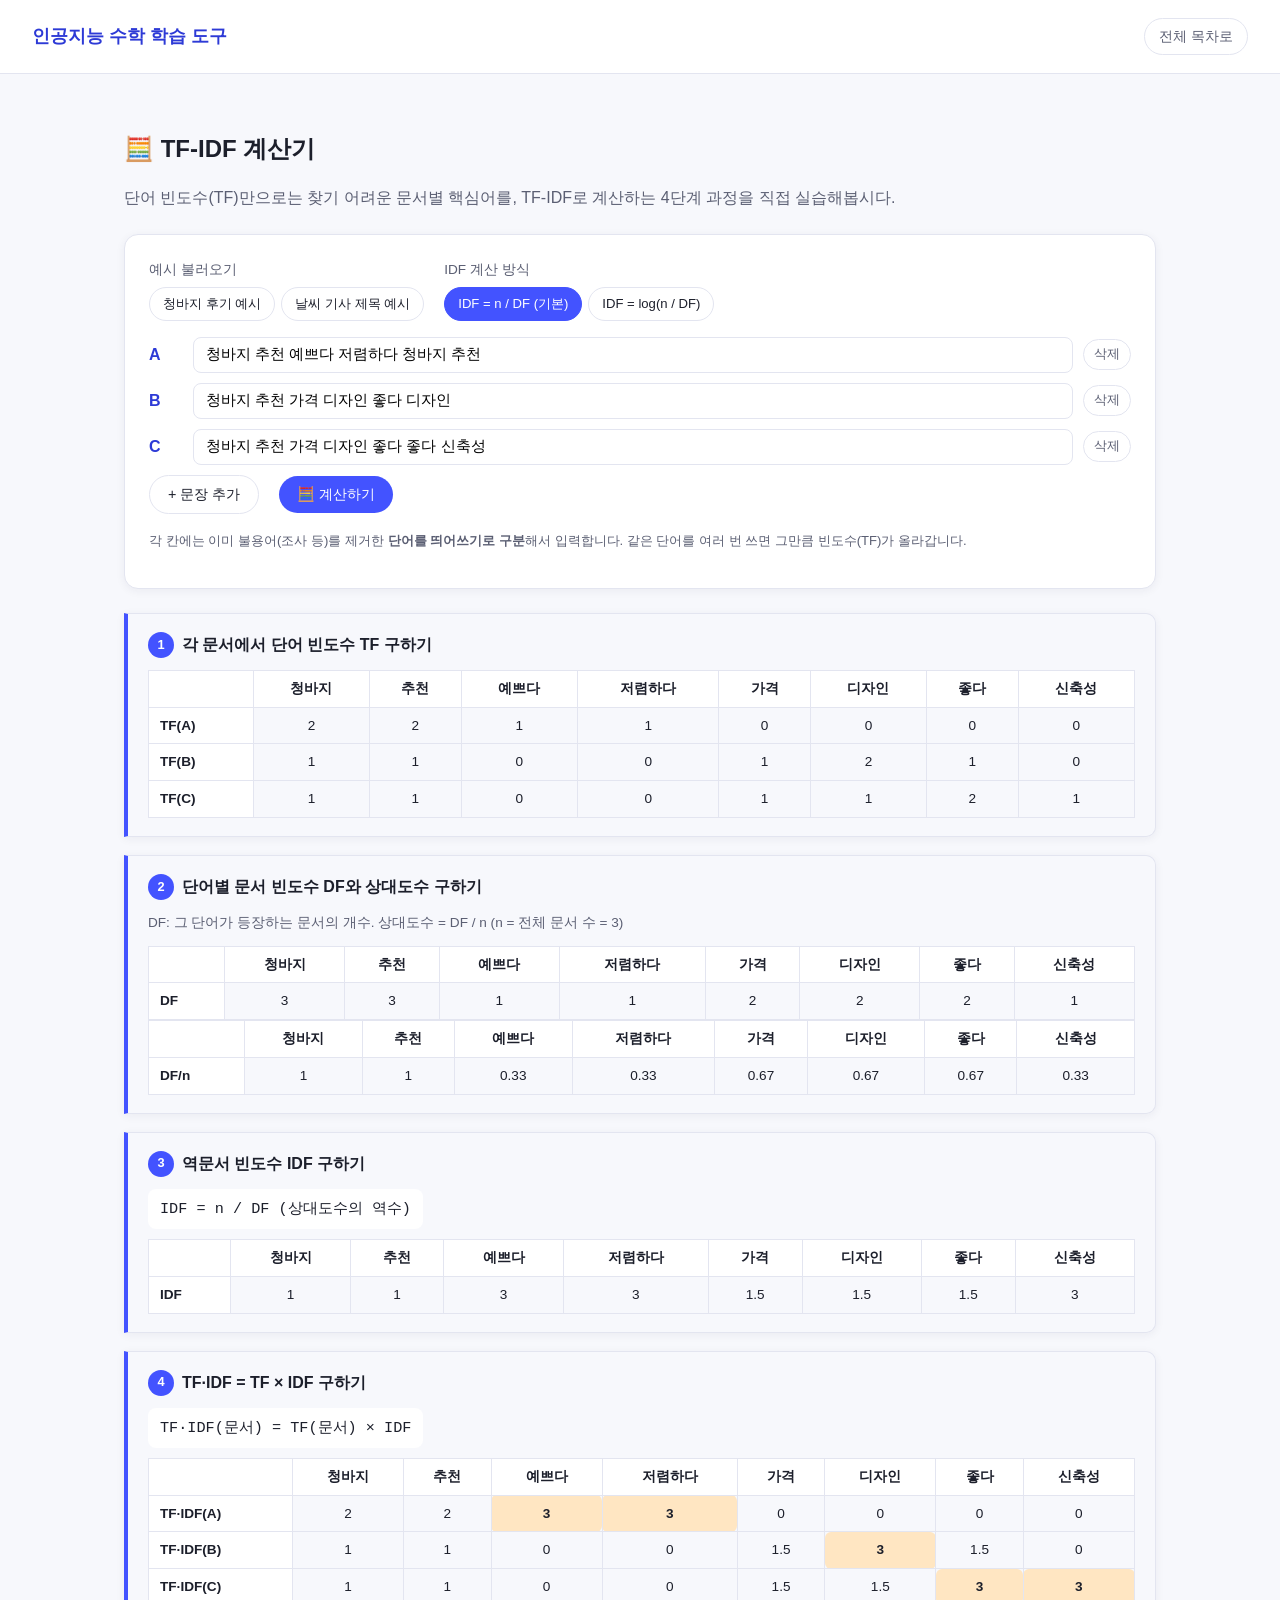
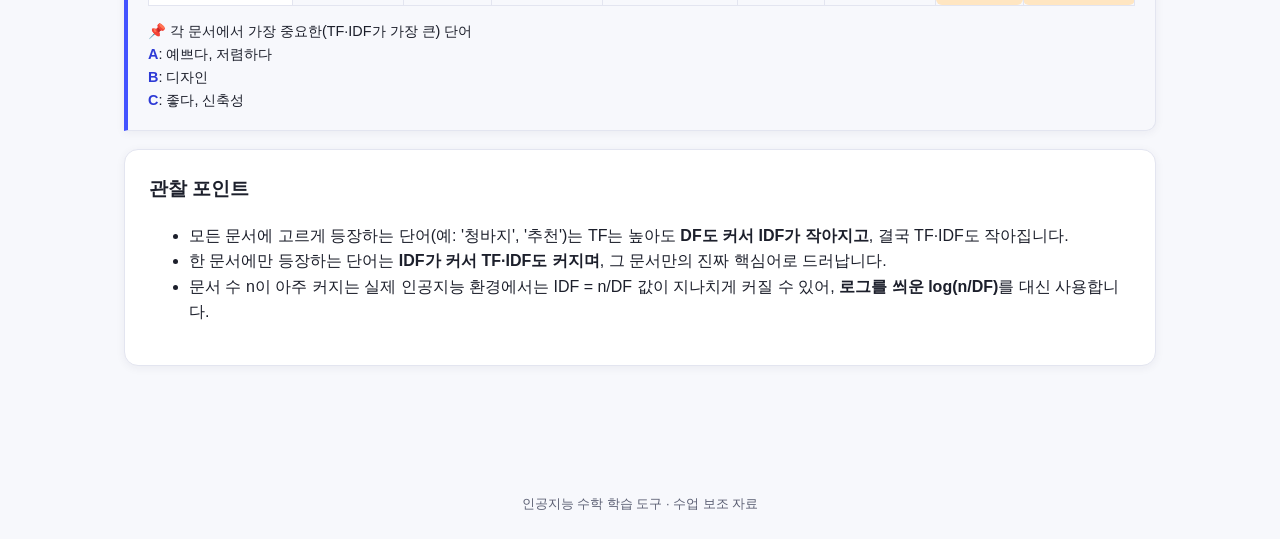
<file: unit2-data-representation/tfidf-calculator.html>
<!DOCTYPE html>
<html lang="ko">
<head>
<meta charset="UTF-8" />
<meta name="viewport" content="width=device-width, initial-scale=1.0" />
<title>TF-IDF 계산기 | 인공지능 수학 학습 도구</title>
<link rel="stylesheet" href="../assets/common.css" />
<link rel="icon" href="../assets/favicon.ico" />
<link rel="icon" type="image/png" sizes="32x32" href="../assets/favicon-32.png" />
<link rel="apple-touch-icon" href="../assets/apple-touch-icon.png" />
<link rel="manifest" href="../assets/manifest.json" />
<style>
  .doc-input-row {
    display: flex;
    align-items: center;
    gap: 10px;
    margin-bottom: 10px;
  }
  .doc-input-row .doc-label {
    width: 34px;
    font-weight: 700;
    color: var(--color-primary-dark);
    flex-shrink: 0;
  }
  .doc-input-row input[type="text"] {
    flex: 1;
    padding: 9px 12px;
    border-radius: 8px;
    border: 1px solid var(--color-border);
    font-size: 0.92rem;
  }
  .doc-input-row button {
    background: var(--color-surface);
    color: var(--color-text-muted);
    border: 1px solid var(--color-border);
    padding: 6px 10px;
    font-size: 0.8rem;
  }
  .btn-group { display: flex; gap: 6px; flex-wrap: wrap; }
  .btn-group button {
    background: var(--color-surface); color: var(--color-text);
    border: 1px solid var(--color-border); font-size: 0.82rem; padding: 7px 13px;
  }
  .btn-group button.active { background: var(--color-primary); color: white; border-color: var(--color-primary); }

  .step {
    border-left: 4px solid var(--color-primary);
    background: var(--color-bg);
    border-radius: 0 10px 10px 0;
    padding: 18px 20px;
    margin-bottom: 18px;
  }
  .step-num {
    display: inline-flex;
    align-items: center;
    justify-content: center;
    width: 26px; height: 26px;
    border-radius: 50%;
    background: var(--color-primary);
    color: white;
    font-size: 0.8rem;
    font-weight: 700;
    margin-right: 8px;
  }
  .step h4 { margin: 0 0 12px; font-size: 1rem; display: flex; align-items: center; }
  .step .note { font-size: 0.85rem; color: var(--color-text-muted); margin: 8px 0 12px; }
  .formula { font-family: monospace; font-size: 0.95rem; background: var(--color-surface); border-radius: 8px; padding: 8px 12px; display: inline-block; margin-bottom: 10px; }

  .tf-table-wrap { overflow-x: auto; }
  table.tf-table { border-collapse: collapse; width: 100%; font-size: 0.85rem; }
  table.tf-table th, table.tf-table td {
    border: 1px solid var(--color-border);
    padding: 7px 11px;
    text-align: center;
    white-space: nowrap;
  }
  table.tf-table th { background: var(--color-surface); font-weight: 700; }
  table.tf-table td.rowhead { background: var(--color-surface); font-weight: 700; text-align: left; }
  table.tf-table td.top {
    background: #ffe6c2;
    font-weight: 800;
    border-radius: 6px;
    position: relative;
  }
  .keywords-summary { margin-top: 14px; font-size: 0.9rem; }
  .keywords-summary .doc-tag { font-weight: 700; color: var(--color-primary-dark); }
</style>
</head>
<body>
<div id="site-header"></div>

<div class="page-wrap">
  <div class="tool-header">
    <h1>🧮 TF-IDF 계산기</h1>
    <p>단어 빈도수(TF)만으로는 찾기 어려운 문서별 핵심어를, TF-IDF로 계산하는 4단계 과정을 직접 실습해봅시다.</p>
  </div>

  <div class="panel">
    <div class="controls">
      <div class="control-group">
        <label>예시 불러오기</label>
        <div class="btn-group" id="presetBtns">
          <button data-preset="jeans">청바지 후기 예시</button>
          <button data-preset="weather">날씨 기사 제목 예시</button>
        </div>
      </div>
      <div class="control-group">
        <label>IDF 계산 방식</label>
        <div class="btn-group" id="idfModeBtns">
          <button data-mode="simple" class="active">IDF = n / DF (기본)</button>
          <button data-mode="log">IDF = log(n / DF)</button>
        </div>
      </div>
    </div>

    <div id="docInputs"></div>
    <div class="controls" style="margin-top:4px;">
      <button class="secondary" id="addDocBtn">+ 문장 추가</button>
      <button id="calcBtn">🧮 계산하기</button>
    </div>
    <p style="font-size:0.82rem; color:var(--color-text-muted); margin-top:10px;">
      각 칸에는 이미 불용어(조사 등)를 제거한 <strong>단어를 띄어쓰기로 구분</strong>해서 입력합니다. 같은 단어를 여러 번 쓰면 그만큼 빈도수(TF)가 올라갑니다.
    </p>
  </div>

  <div id="results"></div>

  <div class="panel">
    <h3 style="margin-top:0;">관찰 포인트</h3>
    <ul>
      <li>모든 문서에 고르게 등장하는 단어(예: '청바지', '추천')는 TF는 높아도 <strong>DF도 커서 IDF가 작아지고</strong>, 결국 TF·IDF도 작아집니다.</li>
      <li>한 문서에만 등장하는 단어는 <strong>IDF가 커서 TF·IDF도 커지며</strong>, 그 문서만의 진짜 핵심어로 드러납니다.</li>
      <li>문서 수 n이 아주 커지는 실제 인공지능 환경에서는 IDF = n/DF 값이 지나치게 커질 수 있어, <strong>로그를 씌운 log(n/DF)</strong>를 대신 사용합니다.</li>
    </ul>
  </div>
</div>

<div id="site-footer"></div>
<script src="../assets/common.js"></script>
<script>
AIMath.header({ home: "../index.html" });
AIMath.footer();

const PRESETS = {
  jeans: [
    "청바지 추천 예쁘다 저렴하다 청바지 추천",
    "청바지 추천 가격 디자인 좋다 디자인",
    "청바지 추천 가격 디자인 좋다 좋다 신축성",
  ],
  weather: [
    "한파 눈 예보 예보 일부 비",
    "눈 눈 예보 퇴근길 조심",
    "한파 눈 예보 일부 비 비 비 그치다",
  ],
};

let idfMode = "simple";
const docInputsEl = document.getElementById("docInputs");

function renderDocInputs(values) {
  docInputsEl.innerHTML = "";
  values.forEach((val, i) => {
    const row = document.createElement("div");
    row.className = "doc-input-row";
    row.innerHTML = `<span class="doc-label">${String.fromCharCode(65 + i)}</span>
      <input type="text" value="${val.replace(/"/g, "&quot;")}" placeholder="단어를 띄어쓰기로 구분해서 입력">
      <button type="button" data-remove="${i}">삭제</button>`;
    docInputsEl.appendChild(row);
  });
  docInputsEl.querySelectorAll("button[data-remove]").forEach(btn => {
    btn.addEventListener("click", () => {
      const vals = getDocValues();
      if (vals.length <= 2) return;
      vals.splice(parseInt(btn.dataset.remove, 10), 1);
      renderDocInputs(vals);
    });
  });
}

function getDocValues() {
  return Array.from(docInputsEl.querySelectorAll("input[type='text']")).map(inp => inp.value);
}

document.getElementById("addDocBtn").addEventListener("click", () => {
  const vals = getDocValues();
  if (vals.length >= 6) return;
  vals.push("");
  renderDocInputs(vals);
});

document.getElementById("presetBtns").addEventListener("click", (e) => {
  const btn = e.target.closest("button[data-preset]");
  if (!btn) return;
  renderDocInputs(PRESETS[btn.dataset.preset]);
  compute();
});

document.getElementById("idfModeBtns").addEventListener("click", (e) => {
  const btn = e.target.closest("button[data-mode]");
  if (!btn) return;
  document.querySelectorAll("#idfModeBtns button").forEach(b => b.classList.remove("active"));
  btn.classList.add("active");
  idfMode = btn.dataset.mode;
  compute();
});

document.getElementById("calcBtn").addEventListener("click", compute);

function tokenize(text) {
  return text.trim().split(/[\s,]+/).filter(t => t.length > 0);
}

function compute() {
  const docLabels = [];
  const docTokens = getDocValues().map((v, i) => { docLabels.push(String.fromCharCode(65 + i)); return tokenize(v); });
  const n = docTokens.length;
  if (docTokens.every(t => t.length === 0)) { document.getElementById("results").innerHTML = ""; return; }

  const vocab = [];
  const seen = new Set();
  docTokens.forEach(tokens => tokens.forEach(t => { if (!seen.has(t)) { seen.add(t); vocab.push(t); } }));

  const TF = docTokens.map(tokens => vocab.map(w => tokens.filter(t => t === w).length));
  const DFcount = vocab.map((w, wi) => TF.filter(row => row[wi] > 0).length);
  const relDF = DFcount.map(df => df / n);
  const IDF = DFcount.map(df => idfMode === "log" ? Math.log(n / df) : n / df);
  const TFIDF = TF.map(row => row.map((tf, wi) => tf * IDF[wi]));

  renderResults({ docLabels, vocab, TF, DFcount, relDF, IDF, TFIDF, n });
}

function fmt(x) {
  if (Number.isInteger(x)) return x.toString();
  return x.toFixed(2).replace(/\.00$/, "").replace(/0$/, "");
}

function buildTable(rowNames, vocab, data, highlightTop) {
  let html = '<div class="tf-table-wrap"><table class="tf-table"><thead><tr><th></th>' +
    vocab.map(w => `<th>${w}</th>`).join("") + '</tr></thead><tbody>';
  data.forEach((row, i) => {
    const maxVal = highlightTop ? Math.max(...row) : null;
    html += `<tr><td class="rowhead">${rowNames[i]}</td>` +
      row.map(v => `<td class="${highlightTop && v === maxVal && maxVal > 0 ? "top" : ""}">${fmt(v)}</td>`).join("") +
      '</tr>';
  });
  html += '</tbody></table></div>';
  return html;
}

function renderResults(r) {
  const el = document.getElementById("results");
  let html = "";

  html += `<div class="panel step"><h4><span class="step-num">1</span>각 문서에서 단어 빈도수 TF 구하기</h4>` +
    buildTable(r.docLabels.map(l => `TF(${l})`), r.vocab, r.TF, false) + `</div>`;

  html += `<div class="panel step"><h4><span class="step-num">2</span>단어별 문서 빈도수 DF와 상대도수 구하기</h4>
    <p class="note">DF: 그 단어가 등장하는 문서의 개수. 상대도수 = DF / n (n = 전체 문서 수 = ${r.n})</p>` +
    buildTable(["DF"], r.vocab, [r.DFcount], false) +
    buildTable(["DF/n"], r.vocab, [r.relDF], false) +
    `</div>`;

  html += `<div class="panel step"><h4><span class="step-num">3</span>역문서 빈도수 IDF 구하기</h4>
    <div class="formula">${idfMode === "log" ? "IDF = log(n / DF)" : "IDF = n / DF  (상대도수의 역수)"}</div>` +
    buildTable(["IDF"], r.vocab, [r.IDF], false) +
    `</div>`;

  const keywordLines = r.TFIDF.map((row, i) => {
    const maxVal = Math.max(...row);
    const keys = r.vocab.filter((w, wi) => row[wi] === maxVal && maxVal > 0);
    return `<span class="doc-tag">${r.docLabels[i]}</span>: ${keys.join(", ") || "-"}`;
  });

  html += `<div class="panel step"><h4><span class="step-num">4</span>TF·IDF = TF × IDF 구하기</h4>
    <div class="formula">TF·IDF(문서) = TF(문서) × IDF</div>` +
    buildTable(r.docLabels.map(l => `TF·IDF(${l})`), r.vocab, r.TFIDF, true) +
    `<div class="keywords-summary">📌 각 문서에서 가장 중요한(TF·IDF가 가장 큰) 단어<br>${keywordLines.join("<br>")}</div>` +
    `</div>`;

  el.innerHTML = html;
}

renderDocInputs(PRESETS.jeans);
compute();
</script>
</body>
</html>
</file>
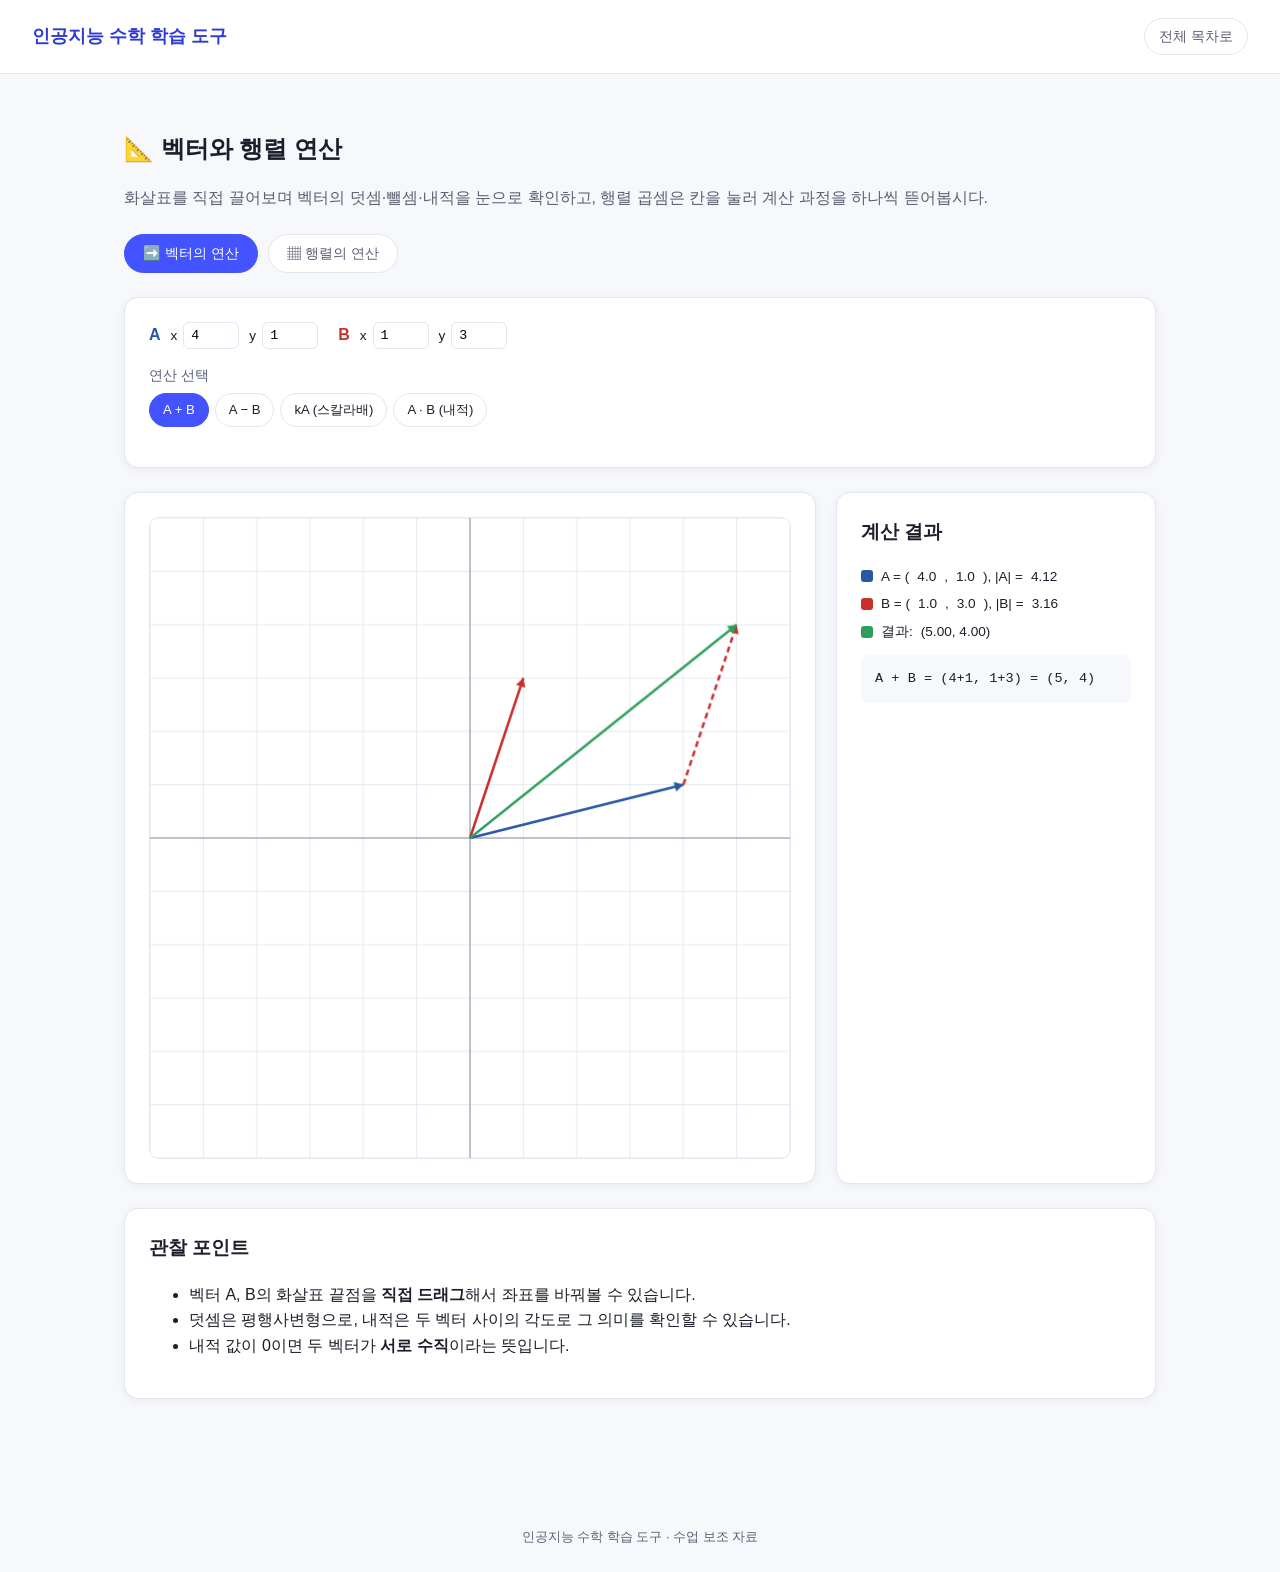
<file: unit2-data-representation/vector-matrix.html>
<!DOCTYPE html>
<html lang="ko">
<head>
<meta charset="UTF-8" />
<meta name="viewport" content="width=device-width, initial-scale=1.0" />
<title>벡터와 행렬 연산 | 인공지능 수학 학습 도구</title>
<link rel="stylesheet" href="../assets/common.css" />
<link rel="icon" href="../assets/favicon.ico" />
<link rel="icon" type="image/png" sizes="32x32" href="../assets/favicon-32.png" />
<link rel="apple-touch-icon" href="../assets/apple-touch-icon.png" />
<link rel="manifest" href="../assets/manifest.json" />
<style>
  .mode-switch { display: flex; gap: 10px; margin-bottom: 24px; flex-wrap: wrap; }
  .mode-switch button {
    background: var(--color-surface);
    color: var(--color-text-muted);
    border: 1px solid var(--color-border);
  }
  .mode-switch button.active { background: var(--color-primary); color: white; border-color: var(--color-primary); }
  .hidden { display: none !important; }

  .btn-group { display: flex; gap: 6px; flex-wrap: wrap; }
  .btn-group button {
    background: var(--color-surface);
    color: var(--color-text);
    border: 1px solid var(--color-border);
    font-size: 0.82rem;
    padding: 7px 13px;
  }
  .btn-group button.active { background: var(--color-primary); color: white; border-color: var(--color-primary); }

  .layout { display: grid; grid-template-columns: 1fr 320px; gap: 20px; }
  @media (max-width: 860px) { .layout { grid-template-columns: 1fr; } }

  #vecCanvas { width: 100%; aspect-ratio: 1/1; border-radius: 10px; border: 1px solid var(--color-border); cursor: grab; }

  .vec-inputs { display: flex; gap: 10px; flex-wrap: wrap; }
  .vec-inputs .grp { display: flex; align-items: center; gap: 6px; font-size: 0.85rem; }
  .vec-inputs input[type="number"] { width: 56px; padding: 5px 7px; border-radius: 6px; border: 1px solid var(--color-border); font-family: monospace; }

  .legend-row { display: flex; align-items: center; gap: 8px; font-size: 0.85rem; margin: 6px 0; }
  .legend-row .dot { width: 12px; height: 12px; border-radius: 3px; display: inline-block; }

  /* 행렬 모드 */
  .mat-pair { display: flex; gap: 24px; flex-wrap: wrap; align-items: flex-start; }
  .mat-block h4 { margin: 0 0 8px; font-size: 0.9rem; }
  .mat-grid { display: grid; gap: 6px; }
  .mat-grid input {
    width: 52px; height: 40px; text-align: center;
    border-radius: 6px; border: 1px solid var(--color-border); font-family: monospace; font-size: 0.9rem;
  }
  .mat-size-select { font-size: 0.82rem; padding: 5px 8px; border-radius: 6px; border: 1px solid var(--color-border); }

  .result-grid { display: grid; gap: 6px; }
  .result-cell {
    width: 52px; height: 40px; display: flex; align-items: center; justify-content: center;
    border-radius: 6px; background: var(--color-bg); font-family: monospace; font-weight: 700;
    cursor: pointer; border: 2px solid transparent;
  }
  .result-cell:hover { border-color: var(--color-primary); }
  .result-cell.selected { border-color: var(--color-primary); background: #eef0ff; }
  .warn { color: #c9302c; font-size: 0.85rem; margin-top: 6px; }
  .step-box {
    font-family: monospace;
    font-size: 0.85rem;
    background: var(--color-bg);
    border-radius: 8px;
    padding: 12px 14px;
    line-height: 1.8;
    white-space: pre-wrap;
  }
</style>
</head>
<body>
<div id="site-header"></div>

<div class="page-wrap">
  <div class="tool-header">
    <h1>📐 벡터와 행렬 연산</h1>
    <p>화살표를 직접 끌어보며 벡터의 덧셈·뺄셈·내적을 눈으로 확인하고, 행렬 곱셈은 칸을 눌러 계산 과정을 하나씩 뜯어봅시다.</p>
  </div>

  <div class="mode-switch">
    <button id="btnVec" class="active">➡️ 벡터의 연산</button>
    <button id="btnMat">▦ 행렬의 연산</button>
  </div>

  <!-- ===================== 벡터 모드 ===================== -->
  <div id="modeVec">
    <div class="panel">
      <div class="controls">
        <div class="vec-inputs">
          <span style="font-weight:700; color:#2857a6;">A</span>
          <div class="grp">x <input type="number" id="ax" value="4"></div>
          <div class="grp">y <input type="number" id="ay" value="1"></div>
        </div>
        <div class="vec-inputs">
          <span style="font-weight:700; color:#c9302c;">B</span>
          <div class="grp">x <input type="number" id="bx" value="1"></div>
          <div class="grp">y <input type="number" id="by" value="3"></div>
        </div>
      </div>
      <div class="controls">
        <div class="control-group">
          <label>연산 선택</label>
          <div class="btn-group" id="vecOpBtns">
            <button data-op="add" class="active">A + B</button>
            <button data-op="sub">A − B</button>
            <button data-op="scale">kA (스칼라배)</button>
            <button data-op="dot">A · B (내적)</button>
          </div>
        </div>
        <div class="control-group" id="scaleGroup" style="display:none;">
          <label>k = <span class="value" id="kVal">2</span></label>
          <input type="range" id="kSlider" min="-3" max="3" step="0.5" value="2" />
        </div>
      </div>
    </div>

    <div class="layout">
      <div class="panel">
        <canvas id="vecCanvas"></canvas>
      </div>
      <div class="panel">
        <h3 style="margin-top:0;">계산 결과</h3>
        <div class="legend-row"><span class="dot" style="background:#2857a6;"></span> A = (<span id="showAx"></span>, <span id="showAy"></span>), |A| = <span id="showAmag"></span></div>
        <div class="legend-row"><span class="dot" style="background:#c9302c;"></span> B = (<span id="showBx"></span>, <span id="showBy"></span>), |B| = <span id="showBmag"></span></div>
        <div class="legend-row"><span class="dot" style="background:#2f9e5c;"></span> 결과: <span id="resultLabel"></span></div>
        <div class="step-box" id="vecStepBox" style="margin-top:12px;"></div>
      </div>
    </div>

    <div class="panel">
      <h3 style="margin-top:0;">관찰 포인트</h3>
      <ul>
        <li>벡터 A, B의 화살표 끝점을 <strong>직접 드래그</strong>해서 좌표를 바꿔볼 수 있습니다.</li>
        <li>덧셈은 평행사변형으로, 내적은 두 벡터 사이의 각도로 그 의미를 확인할 수 있습니다.</li>
        <li>내적 값이 0이면 두 벡터가 <strong>서로 수직</strong>이라는 뜻입니다.</li>
      </ul>
    </div>
  </div>

  <!-- ===================== 행렬 모드 ===================== -->
  <div id="modeMat" class="hidden">
    <div class="panel">
      <div class="controls">
        <div class="control-group">
          <label>행렬 A 크기</label>
          <select class="mat-size-select" id="sizeA">
            <option value="2,2">2×2</option>
            <option value="2,3">2×3</option>
            <option value="3,2">3×2</option>
            <option value="3,3">3×3</option>
          </select>
        </div>
        <div class="control-group">
          <label>행렬 B 크기</label>
          <select class="mat-size-select" id="sizeB">
            <option value="2,2">2×2</option>
            <option value="2,3">2×3</option>
            <option value="3,2">3×2</option>
            <option value="3,3">3×3</option>
          </select>
        </div>
        <div class="control-group">
          <label>연산 선택</label>
          <div class="btn-group" id="matOpBtns">
            <button data-op="add" class="active">A + B</button>
            <button data-op="sub">A − B</button>
            <button data-op="scale">kA (스칼라배)</button>
            <button data-op="mul">A × B (곱셈)</button>
          </div>
        </div>
        <div class="control-group" id="matScaleGroup" style="display:none;">
          <label>k = <span class="value" id="matKVal">2</span></label>
          <input type="range" id="matKSlider" min="-3" max="3" step="1" value="2" />
        </div>
      </div>
    </div>

    <div class="panel">
      <div class="mat-pair">
        <div class="mat-block">
          <h4>행렬 A</h4>
          <div class="mat-grid" id="gridA"></div>
        </div>
        <div class="mat-block">
          <h4>행렬 B</h4>
          <div class="mat-grid" id="gridB"></div>
        </div>
        <div class="mat-block">
          <h4>결과</h4>
          <div class="result-grid" id="gridResult"></div>
          <p class="warn" id="matWarn" style="display:none;"></p>
        </div>
      </div>
    </div>

    <div class="panel">
      <h3 style="margin-top:0;">계산 과정</h3>
      <p style="color:var(--color-text-muted); font-size:0.85rem;">곱셈 결과에서 칸을 클릭하면 그 값이 어떻게 계산됐는지 보여줍니다.</p>
      <div class="step-box" id="matStepBox">연산 결과의 칸을 눌러보세요.</div>
    </div>
  </div>
</div>

<div id="site-footer"></div>
<script src="../assets/common.js"></script>
<script>
AIMath.header({ home: "../index.html" });
AIMath.footer();

/* ============================================================
   벡터 모드
   ============================================================ */
const vecCanvas = document.getElementById("vecCanvas");
const vctx = vecCanvas.getContext("2d");
const RANGE = 6; // -RANGE ~ +RANGE

let A = { x: 4, y: 1 };
let B = { x: 1, y: 3 };
let vecOp = "add";
let k = 2;
let dragging = null; // 'A' | 'B' | null

function toCanvas(x, y, size) {
  const scale = size / (RANGE * 2);
  return [size/2 + x*scale, size/2 - y*scale];
}
function toData(px, py, size) {
  const scale = size / (RANGE * 2);
  return [(px - size/2) / scale, (size/2 - py) / scale];
}

function drawArrow(ctx, x1, y1, x2, y2, color, dashed) {
  ctx.strokeStyle = color;
  ctx.fillStyle = color;
  ctx.lineWidth = 2.5;
  ctx.setLineDash(dashed ? [6,4] : []);
  ctx.beginPath(); ctx.moveTo(x1,y1); ctx.lineTo(x2,y2); ctx.stroke();
  ctx.setLineDash([]);
  const angle = Math.atan2(y2-y1, x2-x1);
  const headLen = 10;
  ctx.beginPath();
  ctx.moveTo(x2, y2);
  ctx.lineTo(x2 - headLen*Math.cos(angle - Math.PI/6), y2 - headLen*Math.sin(angle - Math.PI/6));
  ctx.lineTo(x2 - headLen*Math.cos(angle + Math.PI/6), y2 - headLen*Math.sin(angle + Math.PI/6));
  ctx.closePath();
  ctx.fill();
}

function mag(v) { return Math.sqrt(v.x*v.x + v.y*v.y); }
function dot(u, v) { return u.x*v.x + u.y*v.y; }

function renderVec() {
  const rect = vecCanvas.getBoundingClientRect();
  const size = Math.max(rect.width, 300);
  vecCanvas.width = size; vecCanvas.height = size;
  vctx.clearRect(0,0,size,size);

  // 격자
  vctx.strokeStyle = "#e6e8f0";
  vctx.lineWidth = 1;
  for (let i = -RANGE; i <= RANGE; i++) {
    const [x0,] = toCanvas(i, 0, size);
    vctx.beginPath(); vctx.moveTo(x0, 0); vctx.lineTo(x0, size); vctx.stroke();
    const [, y0] = toCanvas(0, i, size);
    vctx.beginPath(); vctx.moveTo(0, y0); vctx.lineTo(size, y0); vctx.stroke();
  }
  // 축
  vctx.strokeStyle = "#a9adbd"; vctx.lineWidth = 1.5;
  const [ox, oy] = toCanvas(0,0,size);
  vctx.beginPath(); vctx.moveTo(0, oy); vctx.lineTo(size, oy); vctx.stroke();
  vctx.beginPath(); vctx.moveTo(ox, 0); vctx.lineTo(ox, size); vctx.stroke();

  const [ax, ay] = toCanvas(A.x, A.y, size);
  const [bx, by] = toCanvas(B.x, B.y, size);

  drawArrow(vctx, ox, oy, ax, ay, "#2857a6", false);
  drawArrow(vctx, ox, oy, bx, by, "#c9302c", false);

  let result = null, stepText = "";
  if (vecOp === "add") {
    result = { x: A.x+B.x, y: A.y+B.y };
    const [bx2, by2] = toCanvas(result.x, result.y, size);
    drawArrow(vctx, ax, ay, bx2, by2, "#c9302c", true); // B translated to tip of A
    drawArrow(vctx, ox, oy, bx2, by2, "#2f9e5c", false);
    stepText = `A + B = (${A.x}+${B.x}, ${A.y}+${B.y}) = (${result.x}, ${result.y})`;
  } else if (vecOp === "sub") {
    result = { x: A.x-B.x, y: A.y-B.y };
    const negB = { x: -B.x, y: -B.y };
    const [nbx, nby] = toCanvas(A.x+negB.x, A.y+negB.y, size);
    drawArrow(vctx, ax, ay, nbx, nby, "#c9302c", true);
    drawArrow(vctx, ox, oy, nbx, nby, "#2f9e5c", false);
    stepText = `A − B = (${A.x}-${B.x}, ${A.y}-${B.y}) = (${result.x}, ${result.y})`;
  } else if (vecOp === "scale") {
    result = { x: k*A.x, y: k*A.y };
    const [kx, ky] = toCanvas(result.x, result.y, size);
    drawArrow(vctx, ox, oy, kx, ky, "#2f9e5c", false);
    stepText = `${k} × A = (${k}×${A.x}, ${k}×${A.y}) = (${result.x}, ${result.y})`;
  } else if (vecOp === "dot") {
    const d = dot(A, B);
    const cosT = d / (mag(A)*mag(B) || 1);
    const theta = Math.acos(Math.max(-1, Math.min(1, cosT))) * 180 / Math.PI;
    // 각도 호
    const r = 34;
    const a1 = Math.atan2(-A.y, A.x), a2 = Math.atan2(-B.y, B.x);
    vctx.strokeStyle = "#8a5cff"; vctx.lineWidth = 2;
    vctx.beginPath(); vctx.arc(ox, oy, r, Math.min(a1,a2), Math.max(a1,a2)); vctx.stroke();
    stepText = `A · B = |A||B|cosθ\n= ${mag(A).toFixed(2)} × ${mag(B).toFixed(2)} × cos(${theta.toFixed(1)}°)\n= ${d.toFixed(2)}\n\n` +
      (Math.abs(d) < 0.05 ? "→ 내적이 0에 가까움: 두 벡터는 거의 수직입니다." : (d > 0 ? "→ 내적이 양수: 두 벡터는 예각을 이룹니다." : "→ 내적이 음수: 두 벡터는 둔각을 이룹니다."));
  }

  document.getElementById("showAx").textContent = A.x.toFixed(1);
  document.getElementById("showAy").textContent = A.y.toFixed(1);
  document.getElementById("showBx").textContent = B.x.toFixed(1);
  document.getElementById("showBy").textContent = B.y.toFixed(1);
  document.getElementById("showAmag").textContent = mag(A).toFixed(2);
  document.getElementById("showBmag").textContent = mag(B).toFixed(2);
  document.getElementById("resultLabel").textContent = result ? `(${result.x.toFixed(2)}, ${result.y.toFixed(2)})` : `${dot(A,B).toFixed(2)} (스칼라)`;
  document.getElementById("vecStepBox").textContent = stepText;
}

["ax","ay","bx","by"].forEach(id => {
  document.getElementById(id).addEventListener("input", (e) => {
    const v = parseFloat(e.target.value) || 0;
    if (id === "ax") A.x = v; if (id === "ay") A.y = v;
    if (id === "bx") B.x = v; if (id === "by") B.y = v;
    renderVec();
  });
});

document.getElementById("vecOpBtns").addEventListener("click", (e) => {
  const btn = e.target.closest("button[data-op]");
  if (!btn) return;
  document.querySelectorAll("#vecOpBtns button").forEach(b => b.classList.remove("active"));
  btn.classList.add("active");
  vecOp = btn.dataset.op;
  document.getElementById("scaleGroup").style.display = vecOp === "scale" ? "" : "none";
  renderVec();
});

const kSlider = document.getElementById("kSlider");
kSlider.addEventListener("input", () => {
  k = parseFloat(kSlider.value);
  document.getElementById("kVal").textContent = k;
  renderVec();
});

function syncInputs() {
  document.getElementById("ax").value = A.x;
  document.getElementById("ay").value = A.y;
  document.getElementById("bx").value = B.x;
  document.getElementById("by").value = B.y;
}

vecCanvas.addEventListener("mousedown", (e) => {
  const rect = vecCanvas.getBoundingClientRect();
  const size = rect.width;
  const px = e.clientX - rect.left, py = e.clientY - rect.top;
  const [ax, ay] = toCanvas(A.x, A.y, size);
  const [bx, by] = toCanvas(B.x, B.y, size);
  const dA = Math.hypot(px-ax, py-ay), dB = Math.hypot(px-bx, py-by);
  if (dA < 22 && dA <= dB) dragging = "A";
  else if (dB < 22) dragging = "B";
});
window.addEventListener("mousemove", (e) => {
  if (!dragging) return;
  const rect = vecCanvas.getBoundingClientRect();
  const size = rect.width;
  const px = e.clientX - rect.left, py = e.clientY - rect.top;
  const [dx, dy] = toData(px, py, size);
  const snapped = { x: Math.round(dx*2)/2, y: Math.round(dy*2)/2 };
  if (dragging === "A") A = snapped; else B = snapped;
  syncInputs();
  renderVec();
});
window.addEventListener("mouseup", () => { dragging = null; });

window.addEventListener("resize", renderVec);

/* ============================================================
   행렬 모드
   ============================================================ */
let matA = [[1,2],[3,4]];
let matB = [[5,6],[7,8]];
let matOp = "add";
let matK = 2;

function makeMatrix(rows, cols, fillFrom) {
  const m = [];
  for (let r = 0; r < rows; r++) {
    const row = [];
    for (let c = 0; c < cols; c++) {
      row.push(fillFrom && fillFrom[r] && fillFrom[r][c] !== undefined ? fillFrom[r][c] : 1);
    }
    m.push(row);
  }
  return m;
}

function renderMatGrid(containerId, matrix, editable) {
  const el = document.getElementById(containerId);
  const rows = matrix.length, cols = matrix[0].length;
  el.style.gridTemplateColumns = `repeat(${cols}, 1fr)`;
  el.innerHTML = "";
  for (let r = 0; r < rows; r++) {
    for (let c = 0; c < cols; c++) {
      const input = document.createElement("input");
      input.type = "number";
      input.value = matrix[r][c];
      input.addEventListener("input", () => {
        matrix[r][c] = parseFloat(input.value) || 0;
        computeMatrix();
      });
      el.appendChild(input);
    }
  }
}

function computeMatrix() {
  const warnEl = document.getElementById("matWarn");
  const resultEl = document.getElementById("gridResult");
  warnEl.style.display = "none";
  const rA = matA.length, cA = matA[0].length;
  const rB = matB.length, cB = matB[0].length;

  let result = null;

  if (matOp === "add" || matOp === "sub") {
    if (rA !== rB || cA !== cB) {
      warnEl.textContent = "덧셈/뺄셈은 두 행렬의 크기가 같아야 합니다.";
      warnEl.style.display = "";
      resultEl.style.gridTemplateColumns = "1fr";
      resultEl.innerHTML = "";
      return;
    }
    result = matA.map((row, r) => row.map((v, c) => matOp === "add" ? v + matB[r][c] : v - matB[r][c]));
  } else if (matOp === "scale") {
    result = matA.map(row => row.map(v => matK * v));
  } else if (matOp === "mul") {
    if (cA !== rB) {
      warnEl.textContent = `곱셈 A×B는 A의 열 수(${cA})와 B의 행 수(${rB})가 같아야 합니다.`;
      warnEl.style.display = "";
      resultEl.style.gridTemplateColumns = "1fr";
      resultEl.innerHTML = "";
      return;
    }
    result = [];
    for (let r = 0; r < rA; r++) {
      const row = [];
      for (let c = 0; c < cB; c++) {
        let sum = 0;
        for (let i = 0; i < cA; i++) sum += matA[r][i] * matB[i][c];
        row.push(sum);
      }
      result.push(row);
    }
  }

  resultEl.style.gridTemplateColumns = `repeat(${result[0].length}, 1fr)`;
  resultEl.innerHTML = "";
  result.forEach((row, r) => {
    row.forEach((v, c) => {
      const cell = document.createElement("div");
      cell.className = "result-cell";
      cell.textContent = Number.isInteger(v) ? v : v.toFixed(1);
      if (matOp === "mul") {
        cell.addEventListener("click", () => {
          document.querySelectorAll(".result-cell").forEach(x => x.classList.remove("selected"));
          cell.classList.add("selected");
          const terms = [];
          for (let i = 0; i < cA; i++) terms.push(`${matA[r][i]}×${matB[i][c]}`);
          document.getElementById("matStepBox").textContent =
            `결과[${r+1}행,${c+1}열] = (A의 ${r+1}행) · (B의 ${c+1}열)\n= ${terms.join(" + ")}\n= ${v}`;
        });
      }
      resultEl.appendChild(cell);
    });
  });
}

function rebuildMatrices() {
  const [rA, cA] = document.getElementById("sizeA").value.split(",").map(Number);
  const [rB, cB] = document.getElementById("sizeB").value.split(",").map(Number);
  matA = makeMatrix(rA, cA, matA);
  matB = makeMatrix(rB, cB, matB);
  renderMatGrid("gridA", matA, true);
  renderMatGrid("gridB", matB, true);
  computeMatrix();
}

document.getElementById("sizeA").addEventListener("change", rebuildMatrices);
document.getElementById("sizeB").addEventListener("change", rebuildMatrices);

document.getElementById("matOpBtns").addEventListener("click", (e) => {
  const btn = e.target.closest("button[data-op]");
  if (!btn) return;
  document.querySelectorAll("#matOpBtns button").forEach(b => b.classList.remove("active"));
  btn.classList.add("active");
  matOp = btn.dataset.op;
  document.getElementById("matScaleGroup").style.display = matOp === "scale" ? "" : "none";
  document.getElementById("matStepBox").textContent = matOp === "mul" ? "결과의 칸을 눌러보세요." : "덧셈·뺄셈·스칼라배는 칸별로 바로 계산됩니다.";
  computeMatrix();
});

const matKSlider = document.getElementById("matKSlider");
matKSlider.addEventListener("input", () => {
  matK = parseFloat(matKSlider.value);
  document.getElementById("matKVal").textContent = matK;
  computeMatrix();
});

/* ============================================================
   모드 전환
   ============================================================ */
document.getElementById("btnVec").addEventListener("click", () => {
  document.getElementById("btnVec").classList.add("active");
  document.getElementById("btnMat").classList.remove("active");
  document.getElementById("modeVec").classList.remove("hidden");
  document.getElementById("modeMat").classList.add("hidden");
  renderVec();
});
document.getElementById("btnMat").addEventListener("click", () => {
  document.getElementById("btnMat").classList.add("active");
  document.getElementById("btnVec").classList.remove("active");
  document.getElementById("modeMat").classList.remove("hidden");
  document.getElementById("modeVec").classList.add("hidden");
});

/* init */
syncInputs();
renderVec();
renderMatGrid("gridA", matA, true);
renderMatGrid("gridB", matB, true);
computeMatrix();
</script>
</body>
</html>
</file>
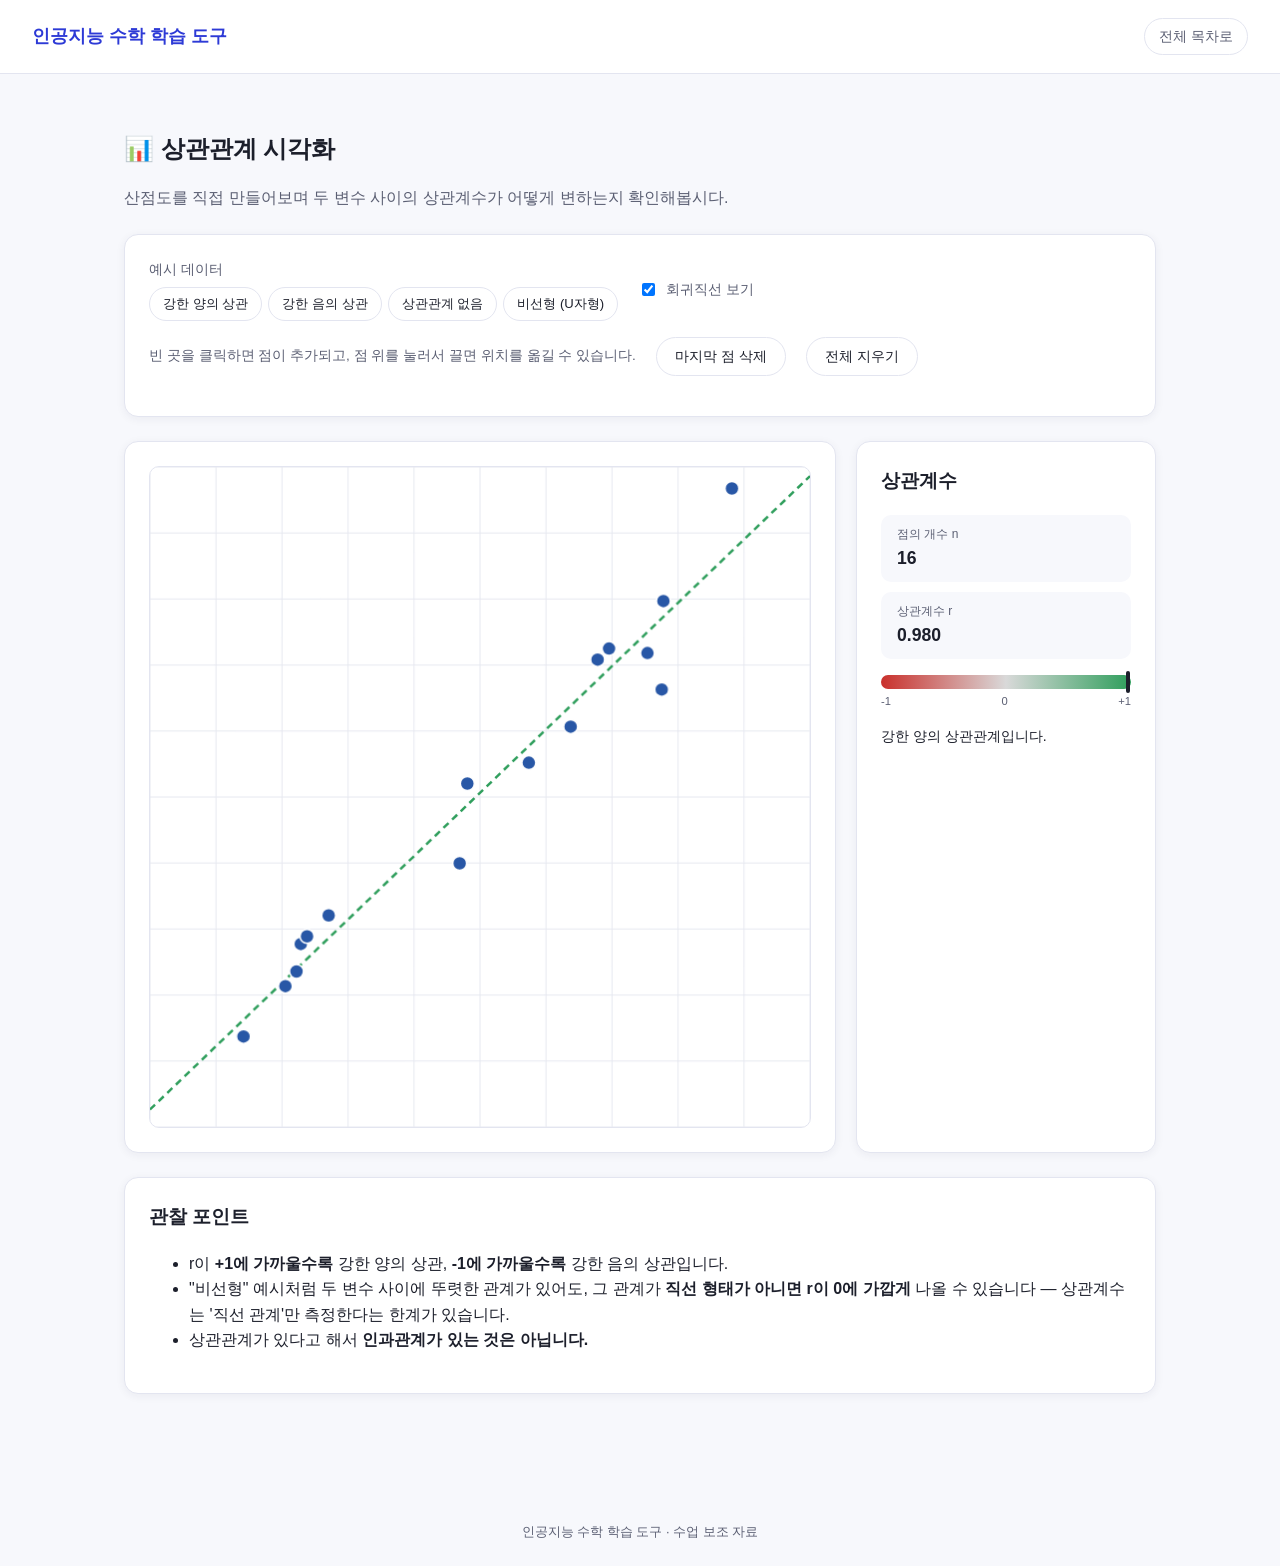
<file: unit3-data-analysis/correlation.html>
<!DOCTYPE html>
<html lang="ko">
<head>
<meta charset="UTF-8" />
<meta name="viewport" content="width=device-width, initial-scale=1.0" />
<title>상관관계 시각화 | 인공지능 수학 학습 도구</title>
<link rel="stylesheet" href="../assets/common.css" />
<link rel="icon" href="../assets/favicon.ico" />
<link rel="icon" type="image/png" sizes="32x32" href="../assets/favicon-32.png" />
<link rel="apple-touch-icon" href="../assets/apple-touch-icon.png" />
<link rel="manifest" href="../assets/manifest.json" />
<style>
  .btn-group { display: flex; gap: 6px; flex-wrap: wrap; }
  .btn-group button {
    background: var(--color-surface); color: var(--color-text);
    border: 1px solid var(--color-border); font-size: 0.82rem; padding: 7px 13px;
  }
  .layout { display: grid; grid-template-columns: 1fr 300px; gap: 20px; }
  @media (max-width: 860px) { .layout { grid-template-columns: 1fr; } }
  #scatterCanvas {
    width: 100%; aspect-ratio: 1/1; border-radius: 10px;
    border: 1px solid var(--color-border); cursor: crosshair;
  }
  .r-gauge {
    position: relative; height: 14px; border-radius: 999px; margin: 10px 0 4px;
    background: linear-gradient(90deg, #c9302c, #d9d9d9 50%, #2f9e5c);
  }
  .r-gauge .marker {
    position: absolute; top: -4px; width: 4px; height: 22px; background: #1c1f2b;
    border-radius: 2px; transform: translateX(-50%);
  }
  .r-scale { display: flex; justify-content: space-between; font-size: 0.7rem; color: var(--color-text-muted); }
</style>
</head>
<body>
<div id="site-header"></div>

<div class="page-wrap">
  <div class="tool-header">
    <h1>📊 상관관계 시각화</h1>
    <p>산점도를 직접 만들어보며 두 변수 사이의 상관계수가 어떻게 변하는지 확인해봅시다.</p>
  </div>

  <div class="panel">
    <div class="controls">
      <div class="control-group">
        <label>예시 데이터</label>
        <div class="btn-group" id="presetBtns">
          <button data-preset="posStrong">강한 양의 상관</button>
          <button data-preset="negStrong">강한 음의 상관</button>
          <button data-preset="none">상관관계 없음</button>
          <button data-preset="nonlinear">비선형 (U자형)</button>
        </div>
      </div>
      <div class="control-group">
        <label style="display:flex; align-items:center; gap:8px;">
          <input type="checkbox" id="showLine" checked> 회귀직선 보기
        </label>
      </div>
    </div>
    <div class="controls">
      <p style="color:var(--color-text-muted); font-size:0.85rem; margin:0;">
        빈 곳을 클릭하면 점이 추가되고, 점 위를 눌러서 끌면 위치를 옮길 수 있습니다.
      </p>
      <button class="secondary" id="undoBtn">마지막 점 삭제</button>
      <button class="secondary" id="clearBtn">전체 지우기</button>
    </div>
  </div>

  <div class="layout">
    <div class="panel">
      <canvas id="scatterCanvas"></canvas>
    </div>
    <div class="panel">
      <h3 style="margin-top:0;">상관계수</h3>
      <div class="stat-row" style="flex-direction:column; gap:10px;">
        <div class="stat"><span class="label">점의 개수 n</span><span class="val" id="statN">0</span></div>
        <div class="stat"><span class="label">상관계수 r</span><span class="val" id="statR">-</span></div>
      </div>
      <div class="r-gauge"><div class="marker" id="rMarker" style="left:50%;"></div></div>
      <div class="r-scale"><span>-1</span><span>0</span><span>+1</span></div>
      <p id="interpretation" style="font-size:0.88rem; margin-top:14px;"></p>
    </div>
  </div>

  <div class="panel">
    <h3 style="margin-top:0;">관찰 포인트</h3>
    <ul>
      <li>r이 <strong>+1에 가까울수록</strong> 강한 양의 상관, <strong>-1에 가까울수록</strong> 강한 음의 상관입니다.</li>
      <li>"비선형" 예시처럼 두 변수 사이에 뚜렷한 관계가 있어도, 그 관계가 <strong>직선 형태가 아니면 r이 0에 가깝게</strong> 나올 수 있습니다 — 상관계수는 '직선 관계'만 측정한다는 한계가 있습니다.</li>
      <li>상관관계가 있다고 해서 <strong>인과관계가 있는 것은 아닙니다.</strong></li>
    </ul>
  </div>
</div>

<div id="site-footer"></div>
<script src="../assets/common.js"></script>
<script>
AIMath.header({ home: "../index.html" });
AIMath.footer();

const canvas = document.getElementById("scatterCanvas");
const ctx = canvas.getContext("2d");
const RANGE = [0, 10];

let points = [];
let dragging = null;

function toCanvas(x, y, size) {
  const scale = size / (RANGE[1] - RANGE[0]);
  return [ (x - RANGE[0]) * scale, size - (y - RANGE[0]) * scale ];
}
function toData(px, py, size) {
  const scale = size / (RANGE[1] - RANGE[0]);
  return [ px / scale + RANGE[0], (size - py) / scale + RANGE[0] ];
}

function randn() {
  let u = 0, v = 0;
  while (u === 0) u = Math.random();
  while (v === 0) v = Math.random();
  return Math.sqrt(-2 * Math.log(u)) * Math.cos(2 * Math.PI * v);
}

function genPreset(name) {
  const pts = [];
  if (name === "posStrong") {
    for (let i = 0; i < 16; i++) {
      const x = Math.random() * 8 + 1;
      const y = Math.max(0.3, Math.min(9.7, x + randn() * 0.7));
      pts.push({ x, y });
    }
  } else if (name === "negStrong") {
    for (let i = 0; i < 16; i++) {
      const x = Math.random() * 8 + 1;
      const y = Math.max(0.3, Math.min(9.7, (10 - x) + randn() * 0.7));
      pts.push({ x, y });
    }
  } else if (name === "none") {
    for (let i = 0; i < 40; i++) {
      pts.push({ x: Math.random() * 9 + 0.5, y: Math.random() * 9 + 0.5 });
    }
  } else if (name === "nonlinear") {
    for (let i = 0; i < 18; i++) {
      const x = Math.random() * 9 + 0.5;
      const y = Math.max(0.3, Math.min(9.7, Math.pow(x - 5, 2) * 0.35 + 0.5 + randn() * 0.4));
      pts.push({ x, y });
    }
  }
  return pts;
}

function pearson(pts) {
  const n = pts.length;
  if (n < 2) return null;
  const mx = pts.reduce((s, p) => s + p.x, 0) / n;
  const my = pts.reduce((s, p) => s + p.y, 0) / n;
  let sxy = 0, sxx = 0, syy = 0;
  pts.forEach(p => {
    sxy += (p.x - mx) * (p.y - my);
    sxx += (p.x - mx) ** 2;
    syy += (p.y - my) ** 2;
  });
  if (sxx === 0 || syy === 0) return null;
  return sxy / Math.sqrt(sxx * syy);
}

function render() {
  const rect = canvas.getBoundingClientRect();
  const size = Math.max(rect.width, 300);
  canvas.width = size; canvas.height = size;
  ctx.clearRect(0, 0, size, size);

  ctx.strokeStyle = "#e6e8f0"; ctx.lineWidth = 1;
  for (let i = 0; i <= 10; i++) {
    const [gx] = toCanvas(i, 0, size);
    ctx.beginPath(); ctx.moveTo(gx, 0); ctx.lineTo(gx, size); ctx.stroke();
    const [, gy] = toCanvas(0, i, size);
    ctx.beginPath(); ctx.moveTo(0, gy); ctx.lineTo(size, gy); ctx.stroke();
  }

  const r = pearson(points);

  if (document.getElementById("showLine").checked && r !== null && points.length >= 2) {
    const n = points.length;
    const mx = points.reduce((s, p) => s + p.x, 0) / n;
    const my = points.reduce((s, p) => s + p.y, 0) / n;
    let sxy = 0, sxx = 0;
    points.forEach(p => { sxy += (p.x - mx) * (p.y - my); sxx += (p.x - mx) ** 2; });
    if (sxx > 0) {
      const slope = sxy / sxx;
      const intercept = my - slope * mx;
      const [x0, y0] = toCanvas(RANGE[0], slope * RANGE[0] + intercept, size);
      const [x1, y1] = toCanvas(RANGE[1], slope * RANGE[1] + intercept, size);
      ctx.strokeStyle = "#2f9e5c"; ctx.lineWidth = 2.5; ctx.setLineDash([7, 5]);
      ctx.beginPath(); ctx.moveTo(x0, y0); ctx.lineTo(x1, y1); ctx.stroke();
      ctx.setLineDash([]);
    }
  }

  points.forEach(p => {
    const [px, py] = toCanvas(p.x, p.y, size);
    ctx.beginPath(); ctx.fillStyle = "#2857a6";
    ctx.arc(px, py, 7, 0, Math.PI * 2); ctx.fill();
    ctx.strokeStyle = "white"; ctx.lineWidth = 1.5; ctx.stroke();
  });

  document.getElementById("statN").textContent = points.length;
  if (r === null) {
    document.getElementById("statR").textContent = "-";
    document.getElementById("rMarker").style.left = "50%";
    document.getElementById("interpretation").textContent = "점을 2개 이상 찍어보세요.";
  } else {
    document.getElementById("statR").textContent = r.toFixed(3);
    document.getElementById("rMarker").style.left = ((r + 1) / 2 * 100) + "%";
    const a = Math.abs(r);
    let desc = a > 0.7 ? "강한" : a > 0.3 ? "중간 정도의" : "거의 없는";
    let dir = r > 0.05 ? "양의" : r < -0.05 ? "음의" : "";
    document.getElementById("interpretation").textContent = `${desc} ${dir} 상관관계입니다.`;
  }
}

canvas.addEventListener("mousedown", (e) => {
  const rect = canvas.getBoundingClientRect();
  const size = rect.width;
  const px = e.clientX - rect.left, py = e.clientY - rect.top;
  let closest = null, closestDist = Infinity;
  points.forEach((p, i) => {
    const [cx, cy] = toCanvas(p.x, p.y, size);
    const d = Math.hypot(px - cx, py - cy);
    if (d < closestDist) { closestDist = d; closest = i; }
  });
  if (closest !== null && closestDist < 18) {
    dragging = closest;
  } else if (points.length < 40) {
    const [dx, dy] = toData(px, py, size);
    points.push({ x: Math.max(0, Math.min(10, dx)), y: Math.max(0, Math.min(10, dy)) });
    render();
  }
});
window.addEventListener("mousemove", (e) => {
  if (dragging === null) return;
  const rect = canvas.getBoundingClientRect();
  const size = rect.width;
  const px = e.clientX - rect.left, py = e.clientY - rect.top;
  const [dx, dy] = toData(px, py, size);
  points[dragging] = { x: Math.max(0, Math.min(10, dx)), y: Math.max(0, Math.min(10, dy)) };
  render();
});
window.addEventListener("mouseup", () => { dragging = null; });
window.addEventListener("resize", render);

document.getElementById("presetBtns").addEventListener("click", (e) => {
  const btn = e.target.closest("button[data-preset]");
  if (!btn) return;
  points = genPreset(btn.dataset.preset);
  render();
});
document.getElementById("showLine").addEventListener("change", render);
document.getElementById("undoBtn").addEventListener("click", () => { points.pop(); render(); });
document.getElementById("clearBtn").addEventListener("click", () => { points = []; render(); });

points = genPreset("posStrong");
render();
</script>
</body>
</html>
</file>
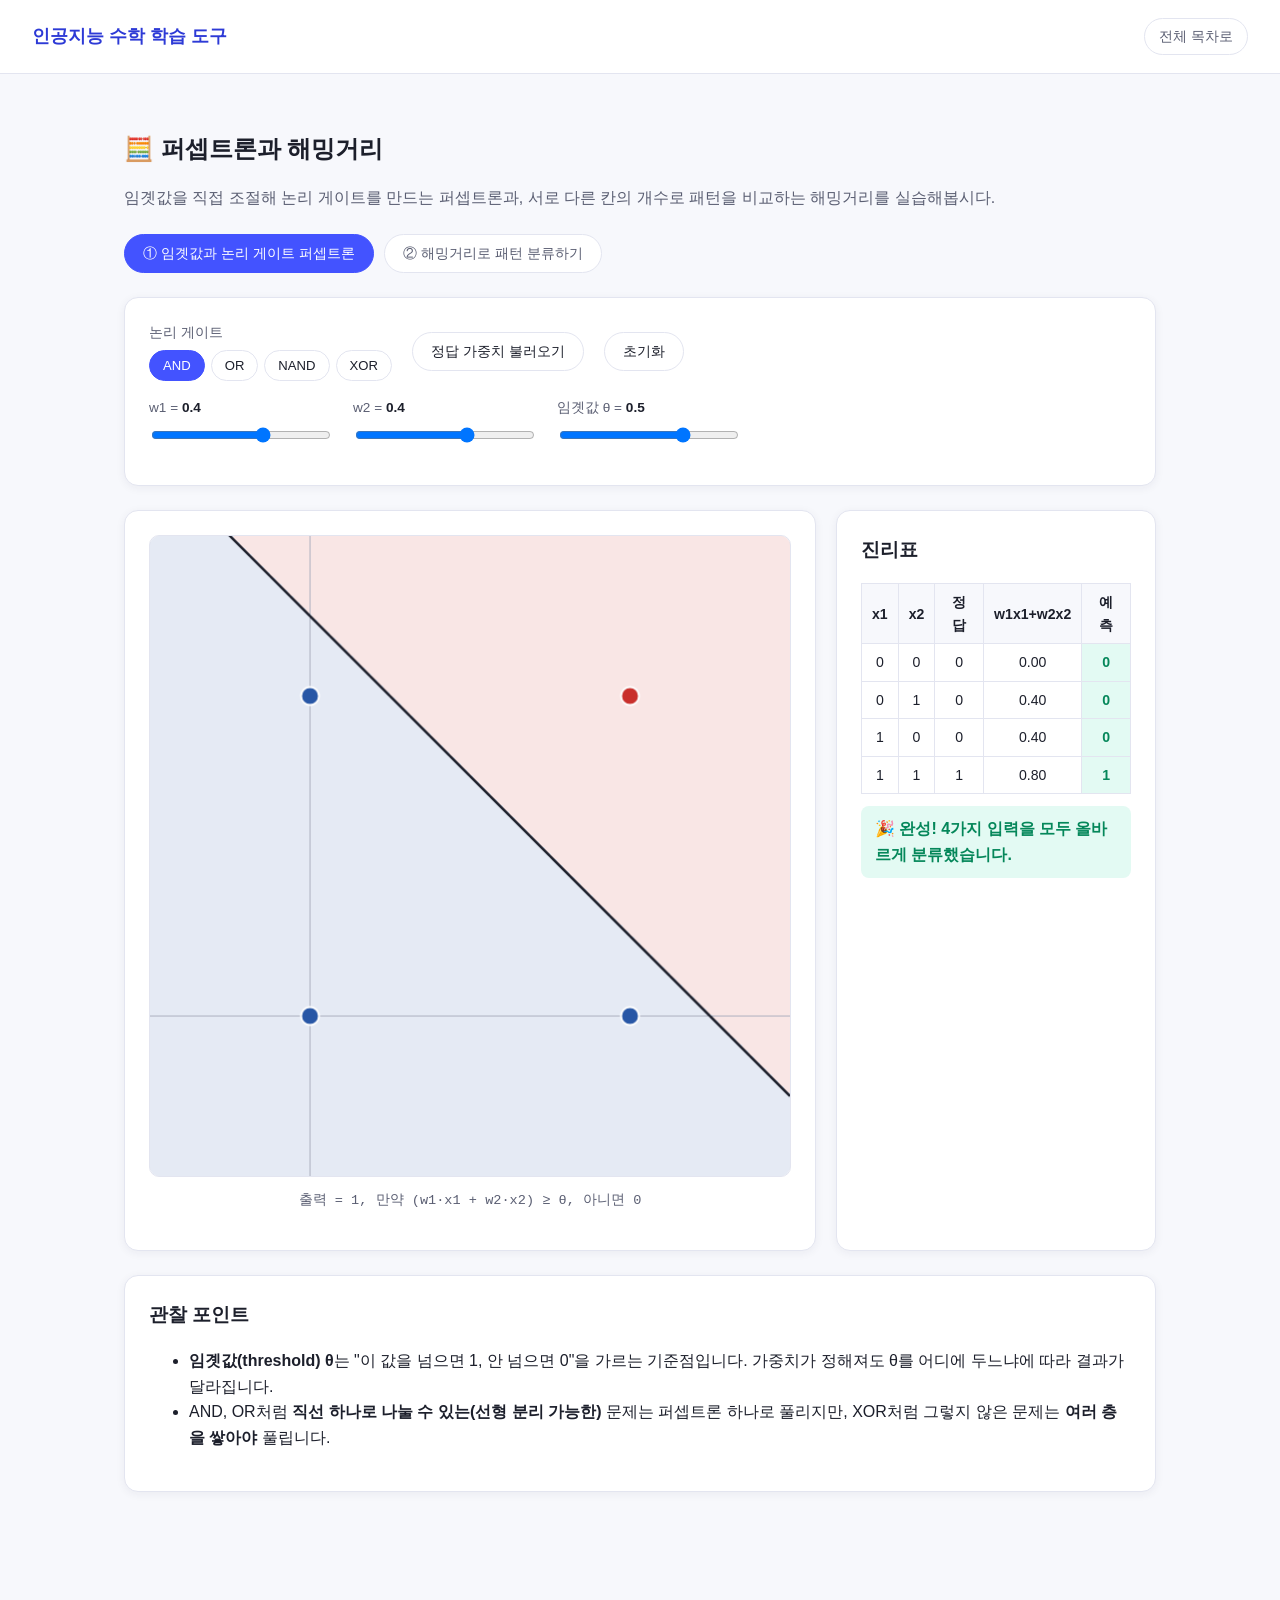
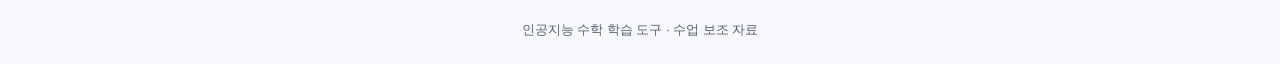
<file: unit3-data-analysis/perceptron-hamming.html>
<!DOCTYPE html>
<html lang="ko">
<head>
<meta charset="UTF-8" />
<meta name="viewport" content="width=device-width, initial-scale=1.0" />
<title>퍼셉트론과 해밍거리 | 인공지능 수학 학습 도구</title>
<link rel="stylesheet" href="../assets/common.css" />
<link rel="icon" href="../assets/favicon.ico" />
<link rel="icon" type="image/png" sizes="32x32" href="../assets/favicon-32.png" />
<link rel="apple-touch-icon" href="../assets/apple-touch-icon.png" />
<link rel="manifest" href="../assets/manifest.json" />
<style>
  .hidden { display: none !important; }
  .mode-switch { display: flex; gap: 10px; margin-bottom: 24px; flex-wrap: wrap; }
  .mode-switch button {
    background: var(--color-surface); color: var(--color-text-muted);
    border: 1px solid var(--color-border);
  }
  .mode-switch button.active { background: var(--color-primary); color: white; border-color: var(--color-primary); }

  .btn-group { display: flex; gap: 6px; flex-wrap: wrap; }
  .btn-group button {
    background: var(--color-surface); color: var(--color-text);
    border: 1px solid var(--color-border); font-size: 0.82rem; padding: 7px 13px;
  }
  .btn-group button.active { background: var(--color-primary); color: white; border-color: var(--color-primary); }

  .layout { display: grid; grid-template-columns: 1fr 320px; gap: 20px; }
  @media (max-width: 860px) { .layout { grid-template-columns: 1fr; } }
  #perceptronCanvas { width: 100%; aspect-ratio: 1/1; border-radius: 10px; border: 1px solid var(--color-border); }

  table.truth-table { width: 100%; border-collapse: collapse; font-size: 0.88rem; margin-top: 10px; }
  table.truth-table th, table.truth-table td { border: 1px solid var(--color-border); padding: 7px 10px; text-align: center; }
  table.truth-table th { background: var(--color-bg); }
  table.truth-table td.ok { background: #e3faf3; color: #05875a; font-weight: 700; }
  table.truth-table td.no { background: #ffecec; color: #c9302c; font-weight: 700; }

  .status-msg { font-weight: 700; padding: 10px 14px; border-radius: 8px; margin: 12px 0; }
  .status-msg.ok { background: #e3faf3; color: #05875a; }
  .status-msg.no { background: #fff4e3; color: #a15c00; }


  /* 해밍거리 모드 */
  .pattern-pair { display: flex; gap: 24px; flex-wrap: wrap; justify-content: center; }
  .pattern-block { text-align: center; }
  .pattern-block h4 { margin: 0 0 8px; font-size: 0.9rem; }
  .pattern-grid {
    display: grid; gap: 3px; width: 160px; margin: 0 auto;
  }
  .pattern-cell {
    aspect-ratio: 1; background: #fff; border: 1px solid var(--color-border);
    border-radius: 2px; cursor: pointer;
  }
  .pattern-cell.on { background: var(--color-primary); }
  .pattern-cell.diff { outline: 2px solid #ff5b77; outline-offset: -2px; }
  .pattern-cell.static { cursor: default; }
  .hamming-big { text-align: center; font-size: 2.2rem; font-weight: 800; color: var(--color-primary-dark); margin: 14px 0; }

  .ref-row { display: flex; gap: 20px; flex-wrap: wrap; justify-content: center; margin-bottom: 20px; }
  .ref-block { text-align: center; }
  .ref-block .dist-bar { width: 130px; height: 14px; background: var(--color-bg); border-radius: 7px; overflow: hidden; margin-top: 8px; }
  .ref-block .dist-fill { height: 100%; background: var(--color-primary); }
  .ref-block.winner { outline: 3px solid var(--color-accent); border-radius: 10px; }
</style>
</head>
<body>
<div id="site-header"></div>

<div class="page-wrap">
  <div class="tool-header">
    <h1>🧮 퍼셉트론과 해밍거리</h1>
    <p>임곗값을 직접 조절해 논리 게이트를 만드는 퍼셉트론과, 서로 다른 칸의 개수로 패턴을 비교하는 해밍거리를 실습해봅시다.</p>
  </div>

  <div class="mode-switch">
    <button id="btnMode1" class="active">① 임곗값과 논리 게이트 퍼셉트론</button>
    <button id="btnMode2">② 해밍거리로 패턴 분류하기</button>
  </div>

  <!-- ===================== 모드 1 ===================== -->
  <div id="mode1">
    <div class="panel">
      <div class="controls">
        <div class="control-group">
          <label>논리 게이트</label>
          <div class="btn-group" id="gateBtns">
            <button data-gate="AND" class="active">AND</button>
            <button data-gate="OR">OR</button>
            <button data-gate="NAND">NAND</button>
            <button data-gate="XOR">XOR</button>
          </div>
        </div>
        <button class="secondary" id="presetBtn">정답 가중치 불러오기</button>
        <button class="secondary" id="resetBtn">초기화</button>
      </div>
      <div class="controls">
        <div class="control-group">
          <label>w1 = <span class="value" id="w1Val">0.4</span></label>
          <input type="range" id="w1Slider" min="-1" max="1.2" step="0.05" value="0.4" />
        </div>
        <div class="control-group">
          <label>w2 = <span class="value" id="w2Val">0.4</span></label>
          <input type="range" id="w2Slider" min="-1" max="1.2" step="0.05" value="0.4" />
        </div>
        <div class="control-group">
          <label>임곗값 θ = <span class="value" id="thetaVal">0.5</span></label>
          <input type="range" id="thetaSlider" min="-1.2" max="1.2" step="0.05" value="0.5" />
        </div>
      </div>
    </div>

    <div class="layout">
      <div class="panel">
        <canvas id="perceptronCanvas"></canvas>
        <p style="font-family:monospace; text-align:center; color:var(--color-text-muted); font-size:0.85rem;">
          출력 = 1, 만약 (w1·x1 + w2·x2) ≥ θ, 아니면 0
        </p>
      </div>
      <div class="panel">
        <h3 style="margin-top:0;">진리표</h3>
        <table class="truth-table" id="truthTable"></table>
        <div class="status-msg" id="statusMsg"></div>
      </div>
    </div>

    <div class="panel" id="xorHint" style="display:none;">
      <h3 style="margin-top:0;">XOR, 왜 안 될까?</h3>
      <p>XOR의 참(1)인 두 점 (0,1),(1,0)과 거짓(0)인 두 점 (0,0),(1,1)은 <strong>직선 하나로 절대 나눌 수 없습니다</strong> — 아무리 w1, w2, θ를 바꿔도 4개를 동시에 맞힐 수 없습니다. 아래에서 여러 퍼셉트론을 <strong>층으로 쌓아서(다층 퍼셉트론)</strong> 해결하는 방법을 확인해보세요.</p>
      <button id="showMlpBtn">다층 퍼셉트론으로 XOR 풀기</button>
      <div class="mlp-panel hidden" id="mlpPanel">
        <p style="margin-top:16px;">아이디어: <strong>XOR = AND( OR(x1,x2), NAND(x1,x2) )</strong> — OR과 NAND라는 두 퍼셉트론의 출력을 다시 AND 퍼셉트론에 입력합니다.</p>
        <table class="truth-table" id="mlpTable"></table>
      </div>
    </div>

    <div class="panel">
      <h3 style="margin-top:0;">관찰 포인트</h3>
      <ul>
        <li><strong>임곗값(threshold) θ</strong>는 "이 값을 넘으면 1, 안 넘으면 0"을 가르는 기준점입니다. 가중치가 정해져도 θ를 어디에 두느냐에 따라 결과가 달라집니다.</li>
        <li>AND, OR처럼 <strong>직선 하나로 나눌 수 있는(선형 분리 가능한)</strong> 문제는 퍼셉트론 하나로 풀리지만, XOR처럼 그렇지 않은 문제는 <strong>여러 층을 쌓아야</strong> 풀립니다.</li>
      </ul>
    </div>
  </div>

  <!-- ===================== 모드 2 ===================== -->
  <div id="mode2" class="hidden">
    <div class="panel">
      <h2 style="margin-top:0; font-size:1.1rem;">두 패턴 비교하기</h2>
      <p style="color:var(--color-text-muted); font-size:0.9rem;">칸을 클릭해 두 패턴을 그려보세요. <strong>해밍거리</strong>는 두 패턴에서 값이 <strong>서로 다른 칸의 개수</strong>입니다.</p>
      <div class="controls">
        <div class="control-group">
          <label>패턴 P 불러오기</label>
          <div class="btn-group" id="presetP"><button data-p="P" data-shape="0">0</button><button data-p="P" data-shape="1">1</button><button data-p="P" data-shape="7">7</button><button data-p="P" data-shape="clear">지우기</button></div>
        </div>
        <div class="control-group">
          <label>패턴 Q 불러오기</label>
          <div class="btn-group" id="presetQ"><button data-p="Q" data-shape="0">0</button><button data-p="Q" data-shape="1">1</button><button data-p="Q" data-shape="7">7</button><button data-p="Q" data-shape="clear">지우기</button></div>
        </div>
      </div>
      <div class="pattern-pair">
        <div class="pattern-block"><h4>패턴 P</h4><div class="pattern-grid" id="gridP"></div></div>
        <div class="pattern-block"><h4>패턴 Q</h4><div class="pattern-grid" id="gridQ"></div></div>
        <div class="pattern-block"><h4>다른 칸</h4><div class="pattern-grid" id="gridDiff"></div></div>
      </div>
      <div class="hamming-big">해밍거리 = <span id="hammingVal">0</span></div>
    </div>

    <div class="panel">
      <h2 style="margin-top:0; font-size:1.1rem;">해밍거리로 분류하기</h2>
      <p style="color:var(--color-text-muted); font-size:0.9rem;">테스트 패턴을 그리면, 3개의 기준 패턴(0/1/7) 중 <strong>해밍거리가 가장 작은(가장 비슷한)</strong> 것으로 분류합니다.</p>
      <div class="controls">
        <div class="control-group">
          <label>테스트 패턴 불러오기</label>
          <div class="btn-group" id="presetT">
            <button data-shape="0">0</button><button data-shape="1">1</button><button data-shape="7">7</button>
            <button data-shape="clear">지우기</button>
            <button class="secondary" id="noiseBtn">노이즈 2칸 섞기</button>
          </div>
        </div>
      </div>
      <div style="display:flex; justify-content:center; margin-bottom:20px;">
        <div class="pattern-block"><h4>테스트 패턴</h4><div class="pattern-grid" id="gridTest"></div></div>
      </div>
      <div class="ref-row" id="refRow"></div>
      <div class="status-msg ok" id="classifyResult" style="text-align:center;"></div>
    </div>

    <div class="panel">
      <h3 style="margin-top:0;">관찰 포인트</h3>
      <ul>
        <li>해밍거리는 <strong>칸이 몇 개 다른지만 세는</strong> 아주 단순한 유사도 계산입니다 — 그래서 계산이 빠르고 이해하기 쉽습니다.</li>
        <li>노이즈(잡음)를 몇 칸 섞어도 <strong>원래 모양과 가장 가까운 기준 패턴</strong>으로 잘 분류되는 것을 확인해보세요 — 실제 손글씨 인식도 이런 원리를 응용합니다.</li>
        <li>손글씨 숫자 인식(유클리드 거리), 텍스트 유사도(코사인 유사도)에 이어 <strong>세 번째 거리 개념</strong>입니다. 목적에 따라 다른 거리 개념을 사용합니다.</li>
      </ul>
    </div>
  </div>
</div>

<div id="site-footer"></div>
<script src="../assets/common.js"></script>
<script>
AIMath.header({ home: "../index.html" });
AIMath.footer();

/* ============================================================
   모드 1: 퍼셉트론
   ============================================================ */
const INPUTS = [[0,0],[0,1],[1,0],[1,1]];
const GATES = { AND: [0,0,0,1], OR: [0,1,1,1], NAND: [1,1,1,0], XOR: [0,1,1,0] };
const PRESET_WEIGHTS = {
  AND: { w1: 0.6, w2: 0.6, theta: 0.7 },
  OR: { w1: 0.6, w2: 0.6, theta: 0.5 },
  NAND: { w1: -0.6, w2: -0.6, theta: -0.7 },
  XOR: null,
};

let gate = "AND";
let w1 = 0.4, w2 = 0.4, theta = 0.5;

function predict(x1, x2) { return (w1*x1 + w2*x2) >= theta ? 1 : 0; }

function renderMode1() {
  const truth = GATES[gate];
  const table = document.getElementById("truthTable");
  let html = "<tr><th>x1</th><th>x2</th><th>정답</th><th>w1x1+w2x2</th><th>예측</th></tr>";
  let allCorrect = true;
  INPUTS.forEach(([x1,x2], i) => {
    const y = w1*x1 + w2*x2;
    const pred = predict(x1,x2);
    const correct = pred === truth[i];
    if (!correct) allCorrect = false;
    html += `<tr><td>${x1}</td><td>${x2}</td><td>${truth[i]}</td><td>${y.toFixed(2)}</td><td class="${correct?'ok':'no'}">${pred}</td></tr>`;
  });
  table.innerHTML = html;

  const statusMsg = document.getElementById("statusMsg");
  if (allCorrect) {
    statusMsg.className = "status-msg ok";
    statusMsg.textContent = "🎉 완성! 4가지 입력을 모두 올바르게 분류했습니다.";
  } else {
    statusMsg.className = "status-msg no";
    statusMsg.textContent = "아직 모든 입력을 맞히지 못했습니다. 슬라이더를 조절해보세요.";
  }

  document.getElementById("xorHint").style.display = gate === "XOR" ? "" : "none";

  const canvas = document.getElementById("perceptronCanvas");
  const rect = canvas.getBoundingClientRect();
  const size = Math.max(rect.width, 300);
  canvas.width = size; canvas.height = size;
  const ctx = canvas.getContext("2d");
  const RANGE = [-0.5, 1.5];
  const toCanvas = (x,y) => {
    const scale = size / (RANGE[1]-RANGE[0]);
    return [(x-RANGE[0])*scale, size - (y-RANGE[0])*scale];
  };

  const cell = 6;
  for (let py = 0; py < size; py += cell) {
    for (let px = 0; px < size; px += cell) {
      const scale = size / (RANGE[1]-RANGE[0]);
      const x = px/scale + RANGE[0];
      const y = (size-py)/scale + RANGE[0];
      const p = predict(x,y);
      ctx.fillStyle = p ? "rgba(201,48,44,0.12)" : "rgba(40,87,166,0.12)";
      ctx.fillRect(px,py,cell,cell);
    }
  }
  ctx.strokeStyle = "#a9adbd"; ctx.lineWidth = 1;
  const [ox,oy] = toCanvas(0,0);
  ctx.beginPath(); ctx.moveTo(0,oy); ctx.lineTo(size,oy); ctx.stroke();
  ctx.beginPath(); ctx.moveTo(ox,0); ctx.lineTo(ox,size); ctx.stroke();

  if (Math.abs(w2) > 1e-6) {
    ctx.strokeStyle = "#1c1f2b"; ctx.lineWidth = 2.5;
    ctx.beginPath();
    RANGE.forEach((x,i) => {
      const y = (theta - w1*x) / w2;
      const [cx,cy] = toCanvas(x,y);
      if (i===0) ctx.moveTo(cx,cy); else ctx.lineTo(cx,cy);
    });
    ctx.stroke();
  }

  INPUTS.forEach(([x1,x2], i) => {
    const [cx,cy] = toCanvas(x1,x2);
    ctx.beginPath();
    ctx.fillStyle = truth[i] ? "#c9302c" : "#2857a6";
    ctx.arc(cx,cy,9,0,Math.PI*2);
    ctx.fill();
    ctx.strokeStyle = "white"; ctx.lineWidth = 2; ctx.stroke();
  });
}

document.getElementById("gateBtns").addEventListener("click", (e) => {
  const btn = e.target.closest("button[data-gate]");
  if (!btn) return;
  document.querySelectorAll("#gateBtns button").forEach(b => b.classList.remove("active"));
  btn.classList.add("active");
  gate = btn.dataset.gate;
  document.getElementById("mlpPanel").classList.add("hidden");
  renderMode1();
});
["w1","w2","theta"].forEach(name => {
  document.getElementById(name+"Slider").addEventListener("input", (e) => {
    const v = parseFloat(e.target.value);
    if (name==="w1") w1=v; if (name==="w2") w2=v; if (name==="theta") theta=v;
    document.getElementById(name+"Val").textContent = v.toFixed(2);
    renderMode1();
  });
});
document.getElementById("presetBtn").addEventListener("click", () => {
  const p = PRESET_WEIGHTS[gate];
  if (!p) { alert("XOR은 단층 퍼셉트론으로는 정답이 없습니다! 아래 다층 퍼셉트론을 확인해보세요."); return; }
  w1 = p.w1; w2 = p.w2; theta = p.theta;
  document.getElementById("w1Slider").value = w1; document.getElementById("w1Val").textContent = w1.toFixed(2);
  document.getElementById("w2Slider").value = w2; document.getElementById("w2Val").textContent = w2.toFixed(2);
  document.getElementById("thetaSlider").value = theta; document.getElementById("thetaVal").textContent = theta.toFixed(2);
  renderMode1();
});
document.getElementById("resetBtn").addEventListener("click", () => {
  w1 = 0.4; w2 = 0.4; theta = 0.5;
  document.getElementById("w1Slider").value = w1; document.getElementById("w1Val").textContent = w1.toFixed(2);
  document.getElementById("w2Slider").value = w2; document.getElementById("w2Val").textContent = w2.toFixed(2);
  document.getElementById("thetaSlider").value = theta; document.getElementById("thetaVal").textContent = theta.toFixed(2);
  renderMode1();
});

document.getElementById("showMlpBtn").addEventListener("click", () => {
  const mlpPanel = document.getElementById("mlpPanel");
  mlpPanel.classList.toggle("hidden");
  const orW = PRESET_WEIGHTS.OR, nandW = PRESET_WEIGHTS.NAND, andW = PRESET_WEIGHTS.AND;
  const or = (x1,x2) => (orW.w1*x1+orW.w2*x2) >= orW.theta ? 1 : 0;
  const nand = (x1,x2) => (nandW.w1*x1+nandW.w2*x2) >= nandW.theta ? 1 : 0;
  const andFn = (x1,x2) => (andW.w1*x1+andW.w2*x2) >= andW.theta ? 1 : 0;
  let html = "<tr><th>x1</th><th>x2</th><th>h1=OR</th><th>h2=NAND</th><th>출력=AND(h1,h2)</th><th>XOR 정답</th></tr>";
  INPUTS.forEach(([x1,x2], i) => {
    const h1 = or(x1,x2), h2 = nand(x1,x2), out = andFn(h1,h2);
    const correct = out === GATES.XOR[i];
    html += `<tr><td>${x1}</td><td>${x2}</td><td>${h1}</td><td>${h2}</td><td class="${correct?'ok':'no'}">${out}</td><td>${GATES.XOR[i]}</td></tr>`;
  });
  document.getElementById("mlpTable").innerHTML = html;
});

window.addEventListener("resize", () => { if (!document.getElementById("mode1").classList.contains("hidden")) renderMode1(); });

/* ============================================================
   모드 2: 해밍거리
   ============================================================ */
const HN = 5;
const SHAPES = {
  "0": ["01110","10001","10001","10001","01110"],
  "1": ["00100","01100","00100","00100","01110"],
  "7": ["11111","00010","00100","01000","01000"],
};
function shapeToGrid(key) {
  if (key === "clear" || !SHAPES[key]) return Array.from({length:HN}, () => Array(HN).fill(0));
  return SHAPES[key].map(row => row.split("").map(c => c === "1" ? 1 : 0));
}

let gridP = shapeToGrid("0");
let gridQ = shapeToGrid("1");
let gridTest = shapeToGrid("0");

function buildPatternGrid(container, grid, editable, onToggle) {
  container.innerHTML = "";
  container.style.gridTemplateColumns = `repeat(${HN}, 1fr)`;
  for (let r = 0; r < HN; r++) {
    for (let c = 0; c < HN; c++) {
      const cell = document.createElement("div");
      cell.className = "pattern-cell" + (grid[r][c] ? " on" : "") + (editable ? "" : " static");
      if (editable) cell.addEventListener("click", () => { onToggle(r,c); });
      container.appendChild(cell);
    }
  }
}

function hammingDistance(a, b) {
  let d = 0;
  for (let r = 0; r < HN; r++) for (let c = 0; c < HN; c++) if (a[r][c] !== b[r][c]) d++;
  return d;
}

function renderCompare() {
  buildPatternGrid(document.getElementById("gridP"), gridP, true, (r,c) => { gridP[r][c] = gridP[r][c]?0:1; renderCompare(); });
  buildPatternGrid(document.getElementById("gridQ"), gridQ, true, (r,c) => { gridQ[r][c] = gridQ[r][c]?0:1; renderCompare(); });
  const diffContainer = document.getElementById("gridDiff");
  diffContainer.innerHTML = "";
  diffContainer.style.gridTemplateColumns = `repeat(${HN}, 1fr)`;
  let dist = 0;
  for (let r = 0; r < HN; r++) {
    for (let c = 0; c < HN; c++) {
      const cell = document.createElement("div");
      const differ = gridP[r][c] !== gridQ[r][c];
      if (differ) dist++;
      cell.className = "pattern-cell static" + (differ ? " diff" : "") + ((gridP[r][c]||gridQ[r][c]) && !differ ? " on" : "");
      diffContainer.appendChild(cell);
    }
  }
  document.getElementById("hammingVal").textContent = dist;
}

document.getElementById("presetP").addEventListener("click", (e) => {
  const btn = e.target.closest("button[data-shape]"); if (!btn) return;
  gridP = shapeToGrid(btn.dataset.shape); renderCompare();
});
document.getElementById("presetQ").addEventListener("click", (e) => {
  const btn = e.target.closest("button[data-shape]"); if (!btn) return;
  gridQ = shapeToGrid(btn.dataset.shape); renderCompare();
});

function renderClassify() {
  buildPatternGrid(document.getElementById("gridTest"), gridTest, true, (r,c) => { gridTest[r][c] = gridTest[r][c]?0:1; renderClassify(); });
  const refRow = document.getElementById("refRow");
  refRow.innerHTML = "";
  const dists = {};
  Object.keys(SHAPES).forEach(key => { dists[key] = hammingDistance(gridTest, shapeToGrid(key)); });
  const minKey = Object.keys(dists).reduce((a,b) => dists[a] <= dists[b] ? a : b);
  const maxDist = HN*HN;
  Object.keys(SHAPES).forEach(key => {
    const block = document.createElement("div");
    block.className = "ref-block" + (key === minKey ? " winner" : "");
    const gridDiv = document.createElement("div");
    gridDiv.className = "pattern-grid";
    gridDiv.style.width = "90px";
    block.innerHTML = `<h4>기준 '${key}'</h4>`;
    block.appendChild(gridDiv);
    buildPatternGrid(gridDiv, shapeToGrid(key), false, null);
    const barWrap = document.createElement("div");
    barWrap.className = "dist-bar";
    barWrap.innerHTML = `<div class="dist-fill" style="width:${(1-dists[key]/maxDist)*100}%"></div>`;
    block.appendChild(barWrap);
    const label = document.createElement("p");
    label.style.fontSize = "0.8rem";
    label.style.margin = "4px 0 0";
    label.textContent = `거리 = ${dists[key]}`;
    block.appendChild(label);
    refRow.appendChild(block);
  });
  document.getElementById("classifyResult").textContent = `📌 분류 결과: 이 패턴은 '${minKey}'에 가장 가깝습니다 (해밍거리 ${dists[minKey]})`;
}

document.getElementById("presetT").addEventListener("click", (e) => {
  const btn = e.target.closest("button[data-shape]"); if (!btn) return;
  gridTest = shapeToGrid(btn.dataset.shape); renderClassify();
});
document.getElementById("noiseBtn").addEventListener("click", () => {
  for (let i = 0; i < 2; i++) {
    const r = Math.floor(Math.random()*HN), c = Math.floor(Math.random()*HN);
    gridTest[r][c] = gridTest[r][c] ? 0 : 1;
  }
  renderClassify();
});

/* ============================================================
   모드 전환
   ============================================================ */
document.getElementById("btnMode1").addEventListener("click", () => {
  document.getElementById("btnMode1").classList.add("active");
  document.getElementById("btnMode2").classList.remove("active");
  document.getElementById("mode1").classList.remove("hidden");
  document.getElementById("mode2").classList.add("hidden");
  renderMode1();
});
document.getElementById("btnMode2").addEventListener("click", () => {
  document.getElementById("btnMode2").classList.add("active");
  document.getElementById("btnMode1").classList.remove("active");
  document.getElementById("mode2").classList.remove("hidden");
  document.getElementById("mode1").classList.add("hidden");
  renderCompare();
  renderClassify();
});

/* init */
renderMode1();
renderCompare();
renderClassify();
</script>
</body>
</html>
</file>
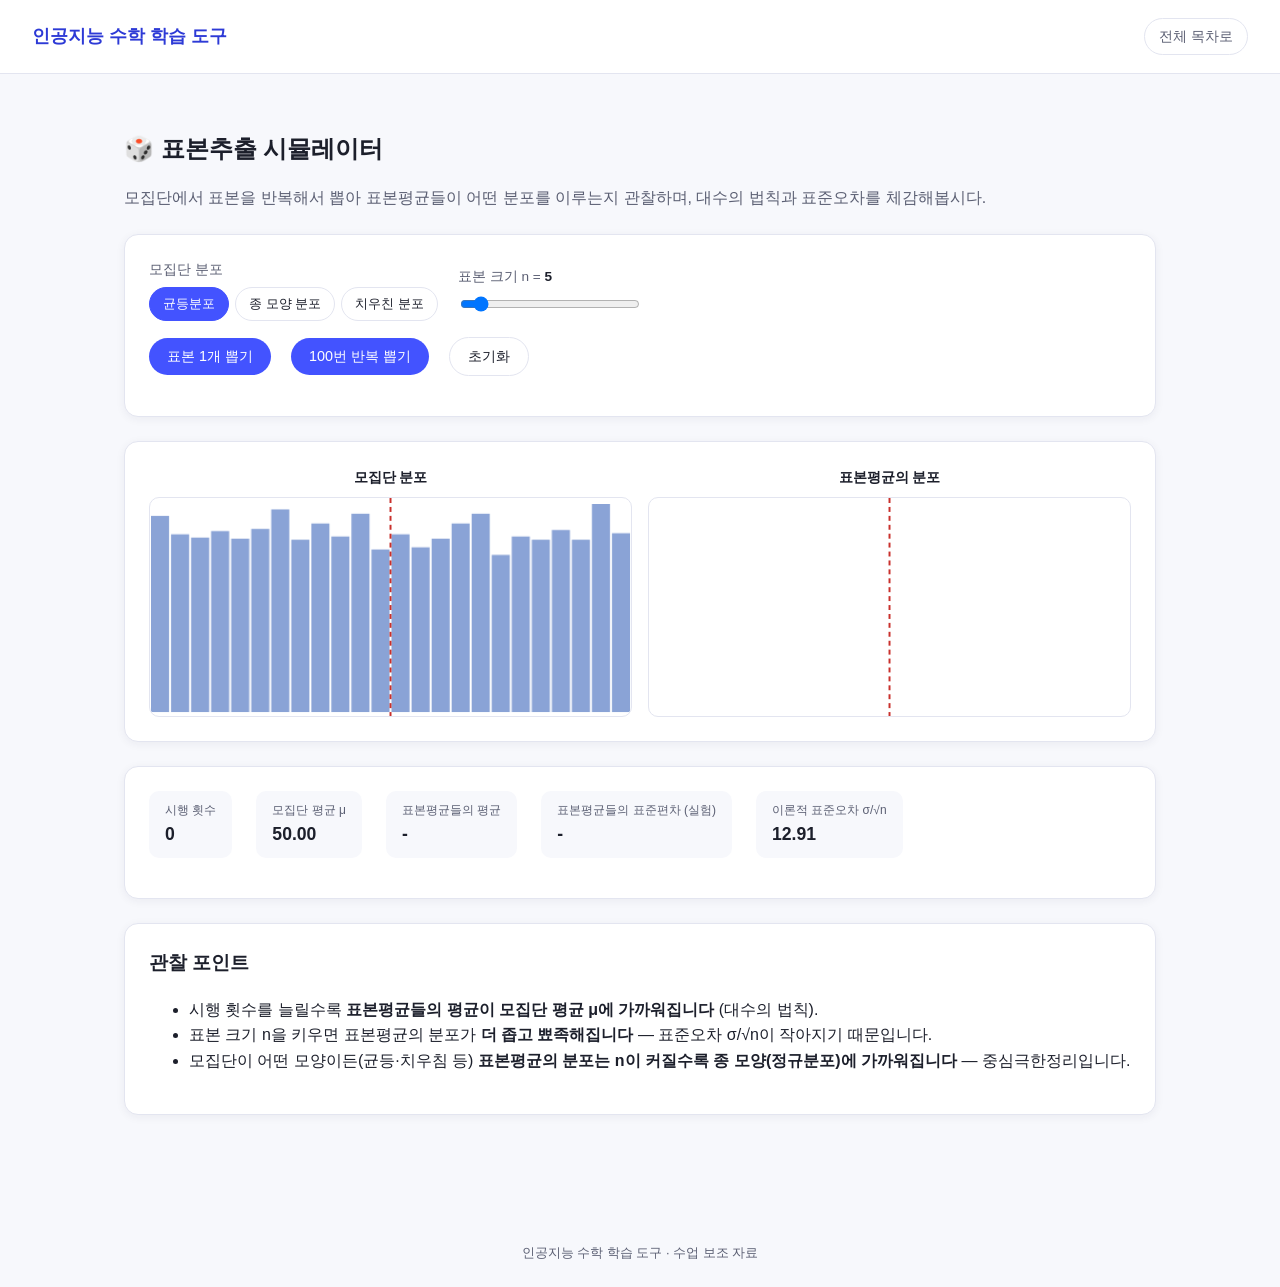
<file: unit3-data-analysis/sampling-simulator.html>
<!DOCTYPE html>
<html lang="ko">
<head>
<meta charset="UTF-8" />
<meta name="viewport" content="width=device-width, initial-scale=1.0" />
<title>표본추출 시뮬레이터 | 인공지능 수학 학습 도구</title>
<link rel="stylesheet" href="../assets/common.css" />
<link rel="icon" href="../assets/favicon.ico" />
<link rel="icon" type="image/png" sizes="32x32" href="../assets/favicon-32.png" />
<link rel="apple-touch-icon" href="../assets/apple-touch-icon.png" />
<link rel="manifest" href="../assets/manifest.json" />
<style>
  .btn-group { display: flex; gap: 6px; flex-wrap: wrap; }
  .btn-group button {
    background: var(--color-surface); color: var(--color-text);
    border: 1px solid var(--color-border); font-size: 0.82rem; padding: 7px 13px;
  }
  .btn-group button.active { background: var(--color-primary); color: white; border-color: var(--color-primary); }
  .hist-pair { display: grid; grid-template-columns: 1fr 1fr; gap: 16px; }
  @media (max-width: 760px) { .hist-pair { grid-template-columns: 1fr; } }
  .hist-block h4 { margin: 0 0 8px; font-size: 0.9rem; text-align: center; }
  canvas.hist { width: 100%; height: 220px; border-radius: 10px; border: 1px solid var(--color-border); background: var(--color-surface); }
</style>
</head>
<body>
<div id="site-header"></div>

<div class="page-wrap">
  <div class="tool-header">
    <h1>🎲 표본추출 시뮬레이터</h1>
    <p>모집단에서 표본을 반복해서 뽑아 표본평균들이 어떤 분포를 이루는지 관찰하며, 대수의 법칙과 표준오차를 체감해봅시다.</p>
  </div>

  <div class="panel">
    <div class="controls">
      <div class="control-group">
        <label>모집단 분포</label>
        <div class="btn-group" id="distBtns">
          <button data-dist="uniform" class="active">균등분포</button>
          <button data-dist="normal">종 모양 분포</button>
          <button data-dist="skewed">치우친 분포</button>
        </div>
      </div>
      <div class="control-group">
        <label>표본 크기 n = <span class="value" id="nVal">5</span></label>
        <input type="range" id="nSlider" min="1" max="50" step="1" value="5" />
      </div>
    </div>
    <div class="controls">
      <button id="drawOneBtn">표본 1개 뽑기</button>
      <button id="draw100Btn">100번 반복 뽑기</button>
      <button class="secondary" id="resetBtn">초기화</button>
    </div>
  </div>

  <div class="panel">
    <div class="hist-pair">
      <div class="hist-block">
        <h4>모집단 분포</h4>
        <canvas class="hist" id="popHist"></canvas>
      </div>
      <div class="hist-block">
        <h4>표본평균의 분포</h4>
        <canvas class="hist" id="meanHist"></canvas>
      </div>
    </div>
  </div>

  <div class="panel">
    <div class="stat-row">
      <div class="stat"><span class="label">시행 횟수</span><span class="val" id="statTrials">0</span></div>
      <div class="stat"><span class="label">모집단 평균 μ</span><span class="val" id="statPopMean">-</span></div>
      <div class="stat"><span class="label">표본평균들의 평균</span><span class="val" id="statSampleMean">-</span></div>
      <div class="stat"><span class="label">표본평균들의 표준편차 (실험)</span><span class="val" id="statEmpSE">-</span></div>
      <div class="stat"><span class="label">이론적 표준오차 σ/√n</span><span class="val" id="statTheorySE">-</span></div>
    </div>
  </div>

  <div class="panel">
    <h3 style="margin-top:0;">관찰 포인트</h3>
    <ul>
      <li>시행 횟수를 늘릴수록 <strong>표본평균들의 평균이 모집단 평균 μ에 가까워집니다</strong> (대수의 법칙).</li>
      <li>표본 크기 n을 키우면 표본평균의 분포가 <strong>더 좁고 뾰족해집니다</strong> — 표준오차 σ/√n이 작아지기 때문입니다.</li>
      <li>모집단이 어떤 모양이든(균등·치우침 등) <strong>표본평균의 분포는 n이 커질수록 종 모양(정규분포)에 가까워집니다</strong> — 중심극한정리입니다.</li>
    </ul>
  </div>
</div>

<div id="site-footer"></div>
<script src="../assets/common.js"></script>
<script>
AIMath.header({ home: "../index.html" });
AIMath.footer();

function randn() {
  let u = 0, v = 0;
  while (u === 0) u = Math.random();
  while (v === 0) v = Math.random();
  return Math.sqrt(-2 * Math.log(u)) * Math.cos(2 * Math.PI * v);
}

const DISTS = {
  uniform: { mean: 50, sd: 100 / Math.sqrt(12), range: [0, 100], sample: () => Math.random() * 100 },
  normal: { mean: 50, sd: 15, range: [0, 100], sample: () => 50 + randn() * 15 },
  skewed: { mean: 20, sd: 20, range: [0, 100], sample: () => -Math.log(1 - Math.random()) * 20 },
};

let currentDist = "uniform";
let n = 5;
let sampleMeans = [];

const popValues = [];
function regeneratePopulation() {
  popValues.length = 0;
  const d = DISTS[currentDist];
  for (let i = 0; i < 4000; i++) popValues.push(d.sample());
}

function drawHistogram(canvas, values, range, color, meanValue) {
  const rect = canvas.getBoundingClientRect();
  const w = Math.max(rect.width, 260), h = 220;
  canvas.width = w; canvas.height = h;
  const ctx = canvas.getContext("2d");
  ctx.clearRect(0, 0, w, h);

  const binCount = 24;
  const [lo, hi] = range;
  const binW = (hi - lo) / binCount;
  const counts = new Array(binCount).fill(0);
  values.forEach(v => {
    let idx = Math.floor((v - lo) / binW);
    idx = Math.max(0, Math.min(binCount - 1, idx));
    counts[idx]++;
  });
  const maxCount = Math.max(1, ...counts);
  const padBottom = 4, padTop = 6;
  const barAreaH = h - padBottom - padTop;
  const barW = w / binCount;

  ctx.fillStyle = color;
  counts.forEach((c, i) => {
    const barH = (c / maxCount) * barAreaH;
    ctx.fillRect(i * barW + 1, h - padBottom - barH, barW - 2, barH);
  });

  if (meanValue !== undefined && meanValue !== null) {
    const mx = ((meanValue - lo) / (hi - lo)) * w;
    ctx.strokeStyle = "#c9302c"; ctx.lineWidth = 2; ctx.setLineDash([5, 4]);
    ctx.beginPath(); ctx.moveTo(mx, 0); ctx.lineTo(mx, h); ctx.stroke();
    ctx.setLineDash([]);
  }
}

function render() {
  const d = DISTS[currentDist];
  drawHistogram(document.getElementById("popHist"), popValues, d.range, "#8aa3d6", d.mean);
  drawHistogram(document.getElementById("meanHist"), sampleMeans, d.range, "#2f9e5c", d.mean);

  document.getElementById("statTrials").textContent = sampleMeans.length;
  document.getElementById("statPopMean").textContent = d.mean.toFixed(2);
  document.getElementById("statTheorySE").textContent = (d.sd / Math.sqrt(n)).toFixed(2);

  if (sampleMeans.length > 0) {
    const m = sampleMeans.reduce((s, v) => s + v, 0) / sampleMeans.length;
    const variance = sampleMeans.reduce((s, v) => s + (v - m) ** 2, 0) / sampleMeans.length;
    document.getElementById("statSampleMean").textContent = m.toFixed(2);
    document.getElementById("statEmpSE").textContent = Math.sqrt(variance).toFixed(2);
  } else {
    document.getElementById("statSampleMean").textContent = "-";
    document.getElementById("statEmpSE").textContent = "-";
  }
}

function drawOneSample() {
  const d = DISTS[currentDist];
  let sum = 0;
  for (let i = 0; i < n; i++) sum += d.sample();
  sampleMeans.push(sum / n);
}

document.getElementById("distBtns").addEventListener("click", (e) => {
  const btn = e.target.closest("button[data-dist]");
  if (!btn) return;
  document.querySelectorAll("#distBtns button").forEach(b => b.classList.remove("active"));
  btn.classList.add("active");
  currentDist = btn.dataset.dist;
  sampleMeans = [];
  regeneratePopulation();
  render();
});

const nSlider = document.getElementById("nSlider");
nSlider.addEventListener("input", () => {
  n = parseInt(nSlider.value, 10);
  document.getElementById("nVal").textContent = n;
  sampleMeans = [];
  render();
});

document.getElementById("drawOneBtn").addEventListener("click", () => { drawOneSample(); render(); });
document.getElementById("draw100Btn").addEventListener("click", () => {
  for (let i = 0; i < 100; i++) drawOneSample();
  render();
});
document.getElementById("resetBtn").addEventListener("click", () => { sampleMeans = []; render(); });

window.addEventListener("resize", render);

regeneratePopulation();
render();
</script>
</body>
</html>
</file>
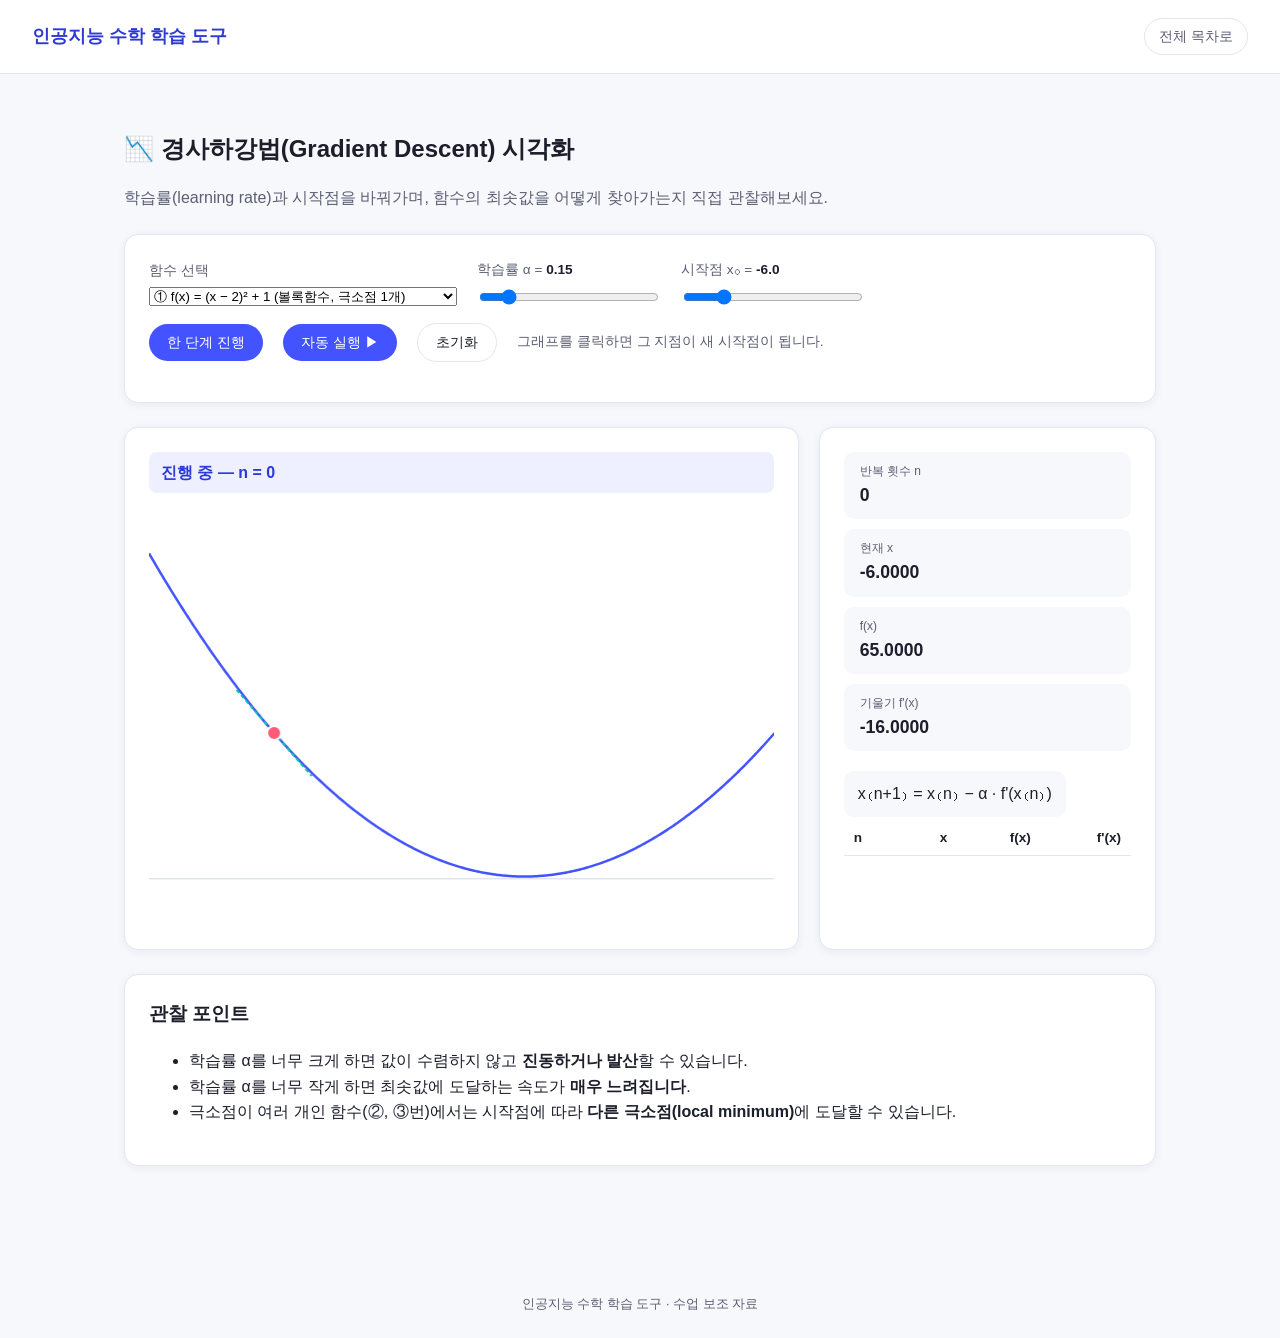
<file: unit4-prediction/gradient-descent.html>
<!DOCTYPE html>
<html lang="ko">
<head>
<meta charset="UTF-8" />
<meta name="viewport" content="width=device-width, initial-scale=1.0" />
<title>경사하강법 시각화 | 인공지능 수학 학습 도구</title>
<link rel="stylesheet" href="../assets/common.css" />
<link rel="icon" href="../assets/favicon.ico" />
<link rel="icon" type="image/png" sizes="32x32" href="../assets/favicon-32.png" />
<link rel="apple-touch-icon" href="../assets/apple-touch-icon.png" />
<link rel="manifest" href="../assets/manifest.json" />
<style>
  .layout {
    display: grid;
    grid-template-columns: 2fr 1fr;
    gap: 20px;
  }
  @media (max-width: 800px) {
    .layout { grid-template-columns: 1fr; }
  }
  #chart { height: 420px; }
  .formula {
    font-size: 1rem;
    background: var(--color-bg);
    border-radius: 10px;
    padding: 10px 14px;
    display: inline-block;
    margin: 4px 0;
  }
  .status-msg {
    font-weight: 700;
    padding: 8px 12px;
    border-radius: 8px;
    margin-bottom: 12px;
  }
  .status-msg.converged { background: #e3faf3; color: #05875a; }
  .status-msg.diverged { background: #ffecec; color: #c9302c; }
  .status-msg.running { background: #eef0ff; color: var(--color-primary-dark); }
  .log-wrap { max-height: 260px; overflow-y: auto; }
</style>
</head>
<body>
<div id="site-header"></div>

<div class="page-wrap">
  <div class="tool-header">
    <h1>📉 경사하강법(Gradient Descent) 시각화</h1>
    <p>학습률(learning rate)과 시작점을 바꿔가며, 함수의 최솟값을 어떻게 찾아가는지 직접 관찰해보세요.</p>
  </div>

  <div class="panel">
    <div class="controls">
      <div class="control-group">
        <label for="fnSelect">함수 선택</label>
        <select id="fnSelect"></select>
      </div>
      <div class="control-group">
        <label for="lr">학습률 α = <span class="value" id="lrVal"></span></label>
        <input type="range" id="lr" min="0.01" max="1.05" step="0.01" value="0.15" />
      </div>
      <div class="control-group">
        <label for="startX">시작점 x₀ = <span class="value" id="startXVal"></span></label>
        <input type="range" id="startX" min="-10" max="10" step="0.1" value="-6" />
      </div>
    </div>
    <div class="controls">
      <button id="stepBtn">한 단계 진행</button>
      <button id="playBtn">자동 실행 ▶</button>
      <button class="secondary" id="resetBtn">초기화</button>
      <span style="color:var(--color-text-muted); font-size:0.85rem;">그래프를 클릭하면 그 지점이 새 시작점이 됩니다.</span>
    </div>
  </div>

  <div class="layout">
    <div class="panel">
      <div id="statusMsg" class="status-msg running">시작점을 설정하고 실행해보세요.</div>
      <canvas id="chart"></canvas>
    </div>
    <div class="panel">
      <div class="stat-row" style="flex-direction:column; gap:10px;">
        <div class="stat"><span class="label">반복 횟수 n</span><span class="val" id="statN">0</span></div>
        <div class="stat"><span class="label">현재 x</span><span class="val" id="statX">-</span></div>
        <div class="stat"><span class="label">f(x)</span><span class="val" id="statFx">-</span></div>
        <div class="stat"><span class="label">기울기 f'(x)</span><span class="val" id="statGrad">-</span></div>
      </div>
      <p class="formula">x₍n+1₎ = x₍n₎ − α · f'(x₍n₎)</p>
      <div class="log-wrap">
        <table class="log-table">
          <thead><tr><th>n</th><th>x</th><th>f(x)</th><th>f'(x)</th></tr></thead>
          <tbody id="logBody"></tbody>
        </table>
      </div>
    </div>
  </div>

  <div class="panel">
    <h3 style="margin-top:0;">관찰 포인트</h3>
    <ul>
      <li>학습률 α를 너무 크게 하면 값이 수렴하지 않고 <strong>진동하거나 발산</strong>할 수 있습니다.</li>
      <li>학습률 α를 너무 작게 하면 최솟값에 도달하는 속도가 <strong>매우 느려집니다</strong>.</li>
      <li>극소점이 여러 개인 함수(②, ③번)에서는 시작점에 따라 <strong>다른 극소점(local minimum)</strong>에 도달할 수 있습니다.</li>
    </ul>
  </div>
</div>

<div id="site-footer"></div>
<script src="../assets/common.js"></script>
<script>
AIMath.header({ home: "../index.html" });
AIMath.footer();

// ---- 함수 정의 (f, f', 표시 도메인) ----
const FUNCTIONS = [
  {
    label: "① f(x) = (x − 2)² + 1  (볼록함수, 극소점 1개)",
    f: x => Math.pow(x - 2, 2) + 1,
    fp: x => 2 * (x - 2),
    domain: [-10, 10],
  },
  {
    label: "② f(x) = 0.05x⁴ − 0.8x² + 4  (극소점 2개)",
    f: x => 0.05 * Math.pow(x, 4) - 0.8 * x * x + 4,
    fp: x => 0.2 * Math.pow(x, 3) - 1.6 * x,
    domain: [-10, 10],
  },
  {
    label: "③ f(x) = 0.3x·sin(x) + 0.05x² + 5  (극소점 여러 개)",
    f: x => 0.3 * x * Math.sin(x) + 0.05 * x * x + 5,
    fp: x => 0.3 * (Math.sin(x) + x * Math.cos(x)) + 0.1 * x,
    domain: [-10, 10],
  },
];

const fnSelect = document.getElementById("fnSelect");
FUNCTIONS.forEach((fn, i) => {
  const opt = document.createElement("option");
  opt.value = i;
  opt.textContent = fn.label;
  fnSelect.appendChild(opt);
});

const lrInput = document.getElementById("lr");
const lrVal = document.getElementById("lrVal");
const startXInput = document.getElementById("startX");
const startXVal = document.getElementById("startXVal");
const stepBtn = document.getElementById("stepBtn");
const playBtn = document.getElementById("playBtn");
const resetBtn = document.getElementById("resetBtn");
const statusMsg = document.getElementById("statusMsg");
const statN = document.getElementById("statN");
const statX = document.getElementById("statX");
const statFx = document.getElementById("statFx");
const statGrad = document.getElementById("statGrad");
const logBody = document.getElementById("logBody");
const canvas = document.getElementById("chart");
const ctx = canvas.getContext("2d");

let state = {
  fnIndex: 0,
  lr: parseFloat(lrInput.value),
  x: parseFloat(startXInput.value),
  n: 0,
  history: [],
  status: "idle", // idle | running | converged | diverged
  playing: false,
};

function currentFn() {
  return FUNCTIONS[state.fnIndex];
}

function resizeCanvas() {
  const rect = canvas.getBoundingClientRect();
  const dpr = window.devicePixelRatio || 1;
  canvas.width = rect.width * dpr;
  canvas.height = 420 * dpr;
  ctx.setTransform(dpr, 0, 0, dpr, 0, 0);
}

function dataToPixel(x, y, w, h, domain, yMin, yMax) {
  const px = ((x - domain[0]) / (domain[1] - domain[0])) * w;
  const py = h - ((y - yMin) / (yMax - yMin)) * h;
  return [px, py];
}

function computeYRange(fn, domain) {
  let yMin = Infinity, yMax = -Infinity;
  for (let i = 0; i <= 200; i++) {
    const x = domain[0] + ((domain[1] - domain[0]) * i) / 200;
    const y = fn.f(x);
    if (y < yMin) yMin = y;
    if (y > yMax) yMax = y;
  }
  const pad = (yMax - yMin) * 0.15 || 1;
  return [yMin - pad, yMax + pad];
}

function draw() {
  const rect = canvas.getBoundingClientRect();
  const w = rect.width;
  const h = 420;
  ctx.clearRect(0, 0, w, h);

  const fn = currentFn();
  const domain = fn.domain;
  const [yMin, yMax] = computeYRange(fn, domain);

  // curve
  ctx.beginPath();
  ctx.strokeStyle = "#4353ff";
  ctx.lineWidth = 2.5;
  for (let i = 0; i <= 400; i++) {
    const x = domain[0] + ((domain[1] - domain[0]) * i) / 400;
    const y = fn.f(x);
    const [px, py] = dataToPixel(x, y, w, h, domain, yMin, yMax);
    if (i === 0) ctx.moveTo(px, py);
    else ctx.lineTo(px, py);
  }
  ctx.stroke();

  // x-axis guide at y=0 if visible
  if (yMin < 0 && yMax > 0) {
    const [x0, y0] = dataToPixel(domain[0], 0, w, h, domain, yMin, yMax);
    const [x1, y1] = dataToPixel(domain[1], 0, w, h, domain, yMin, yMax);
    ctx.strokeStyle = "#d5d8e6";
    ctx.lineWidth = 1;
    ctx.beginPath();
    ctx.moveTo(x0, y0);
    ctx.lineTo(x1, y1);
    ctx.stroke();
  }

  // history trail
  state.history.forEach((pt, idx) => {
    const [px, py] = dataToPixel(pt.x, pt.fx, w, h, domain, yMin, yMax);
    ctx.beginPath();
    ctx.fillStyle = "rgba(67, 83, 255, " + (0.15 + 0.5 * (idx / Math.max(1, state.history.length - 1))) + ")";
    ctx.arc(px, py, 4, 0, Math.PI * 2);
    ctx.fill();
  });

  // current point + tangent line
  if (isFinite(state.x)) {
    const fx = fn.f(state.x);
    const grad = fn.fp(state.x);
    const [px, py] = dataToPixel(state.x, fx, w, h, domain, yMin, yMax);

    // tangent line segment
    const dx = (domain[1] - domain[0]) * 0.06;
    const [tx0, ty0] = dataToPixel(state.x - dx, fx - grad * dx, w, h, domain, yMin, yMax);
    const [tx1, ty1] = dataToPixel(state.x + dx, fx + grad * dx, w, h, domain, yMin, yMax);
    ctx.strokeStyle = "#00c2a8";
    ctx.lineWidth = 2;
    ctx.setLineDash([4, 3]);
    ctx.beginPath();
    ctx.moveTo(tx0, ty0);
    ctx.lineTo(tx1, ty1);
    ctx.stroke();
    ctx.setLineDash([]);

    ctx.beginPath();
    ctx.fillStyle = "#ff5b77";
    ctx.arc(px, py, 7, 0, Math.PI * 2);
    ctx.fill();
    ctx.strokeStyle = "white";
    ctx.lineWidth = 2;
    ctx.stroke();
  }
}

function fmt(n) {
  return isFinite(n) ? n.toFixed(4) : "발산";
}

function updateStats() {
  const fn = currentFn();
  const fx = fn.f(state.x);
  const grad = fn.fp(state.x);
  statN.textContent = state.n;
  statX.textContent = fmt(state.x);
  statFx.textContent = fmt(fx);
  statGrad.textContent = fmt(grad);

  statusMsg.className = "status-msg " + (state.status === "idle" ? "running" : state.status);
  if (state.status === "converged") {
    statusMsg.textContent = "✅ 수렴했습니다! (기울기가 거의 0에 가까워짐)";
  } else if (state.status === "diverged") {
    statusMsg.textContent = "⚠️ 발산했습니다. 학습률 α를 줄여보세요.";
  } else {
    statusMsg.textContent = "진행 중 — n = " + state.n;
  }
}

function updateLog() {
  logBody.innerHTML = "";
  const rows = state.history.slice(-12);
  rows.forEach(row => {
    const tr = document.createElement("tr");
    tr.innerHTML = "<td>" + row.n + "</td><td>" + fmt(row.x) + "</td><td>" + fmt(row.fx) + "</td><td>" + fmt(row.grad) + "</td>";
    logBody.appendChild(tr);
  });
}

function step() {
  if (state.status === "converged" || state.status === "diverged") return;
  const fn = currentFn();
  const grad = fn.fp(state.x);
  const fx = fn.f(state.x);
  state.history.push({ n: state.n, x: state.x, fx: fx, grad: grad });

  const nextX = state.x - state.lr * grad;
  state.n += 1;
  state.x = nextX;

  const domainSpan = fn.domain[1] - fn.domain[0];
  if (!isFinite(nextX) || Math.abs(nextX) > domainSpan * 3) {
    state.status = "diverged";
    setPlaying(false);
  } else if (Math.abs(grad) < 0.001 && state.n > 1) {
    state.status = "converged";
    setPlaying(false);
  } else {
    state.status = "running";
  }

  draw();
  updateStats();
  updateLog();
}

function reset() {
  state.n = 0;
  state.x = parseFloat(startXInput.value);
  state.history = [];
  state.status = "idle";
  setPlaying(false);
  draw();
  updateStats();
  updateLog();
}

let playTimer = null;
function setPlaying(on) {
  state.playing = on;
  playBtn.textContent = on ? "일시정지 ⏸" : "자동 실행 ▶";
  if (playTimer) { clearInterval(playTimer); playTimer = null; }
  if (on) {
    playTimer = setInterval(() => {
      if (state.status === "converged" || state.status === "diverged") {
        setPlaying(false);
        return;
      }
      step();
    }, 350);
  }
}

fnSelect.addEventListener("change", () => {
  state.fnIndex = parseInt(fnSelect.value, 10);
  reset();
});
lrInput.addEventListener("input", () => {
  state.lr = parseFloat(lrInput.value);
  lrVal.textContent = state.lr.toFixed(2);
});
startXInput.addEventListener("input", () => {
  startXVal.textContent = parseFloat(startXInput.value).toFixed(1);
  if (state.n === 0) {
    state.x = parseFloat(startXInput.value);
    draw();
    updateStats();
  }
});
stepBtn.addEventListener("click", step);
playBtn.addEventListener("click", () => setPlaying(!state.playing));
resetBtn.addEventListener("click", reset);

canvas.addEventListener("click", (e) => {
  const rect = canvas.getBoundingClientRect();
  const w = rect.width;
  const fn = currentFn();
  const domain = fn.domain;
  const clickX = domain[0] + ((e.clientX - rect.left) / w) * (domain[1] - domain[0]);
  startXInput.value = clickX.toFixed(1);
  startXVal.textContent = clickX.toFixed(1);
  reset();
});

window.addEventListener("resize", () => { resizeCanvas(); draw(); });

// init
lrVal.textContent = state.lr.toFixed(2);
startXVal.textContent = state.x.toFixed(1);
resizeCanvas();
reset();
</script>
</body>
</html>
</file>
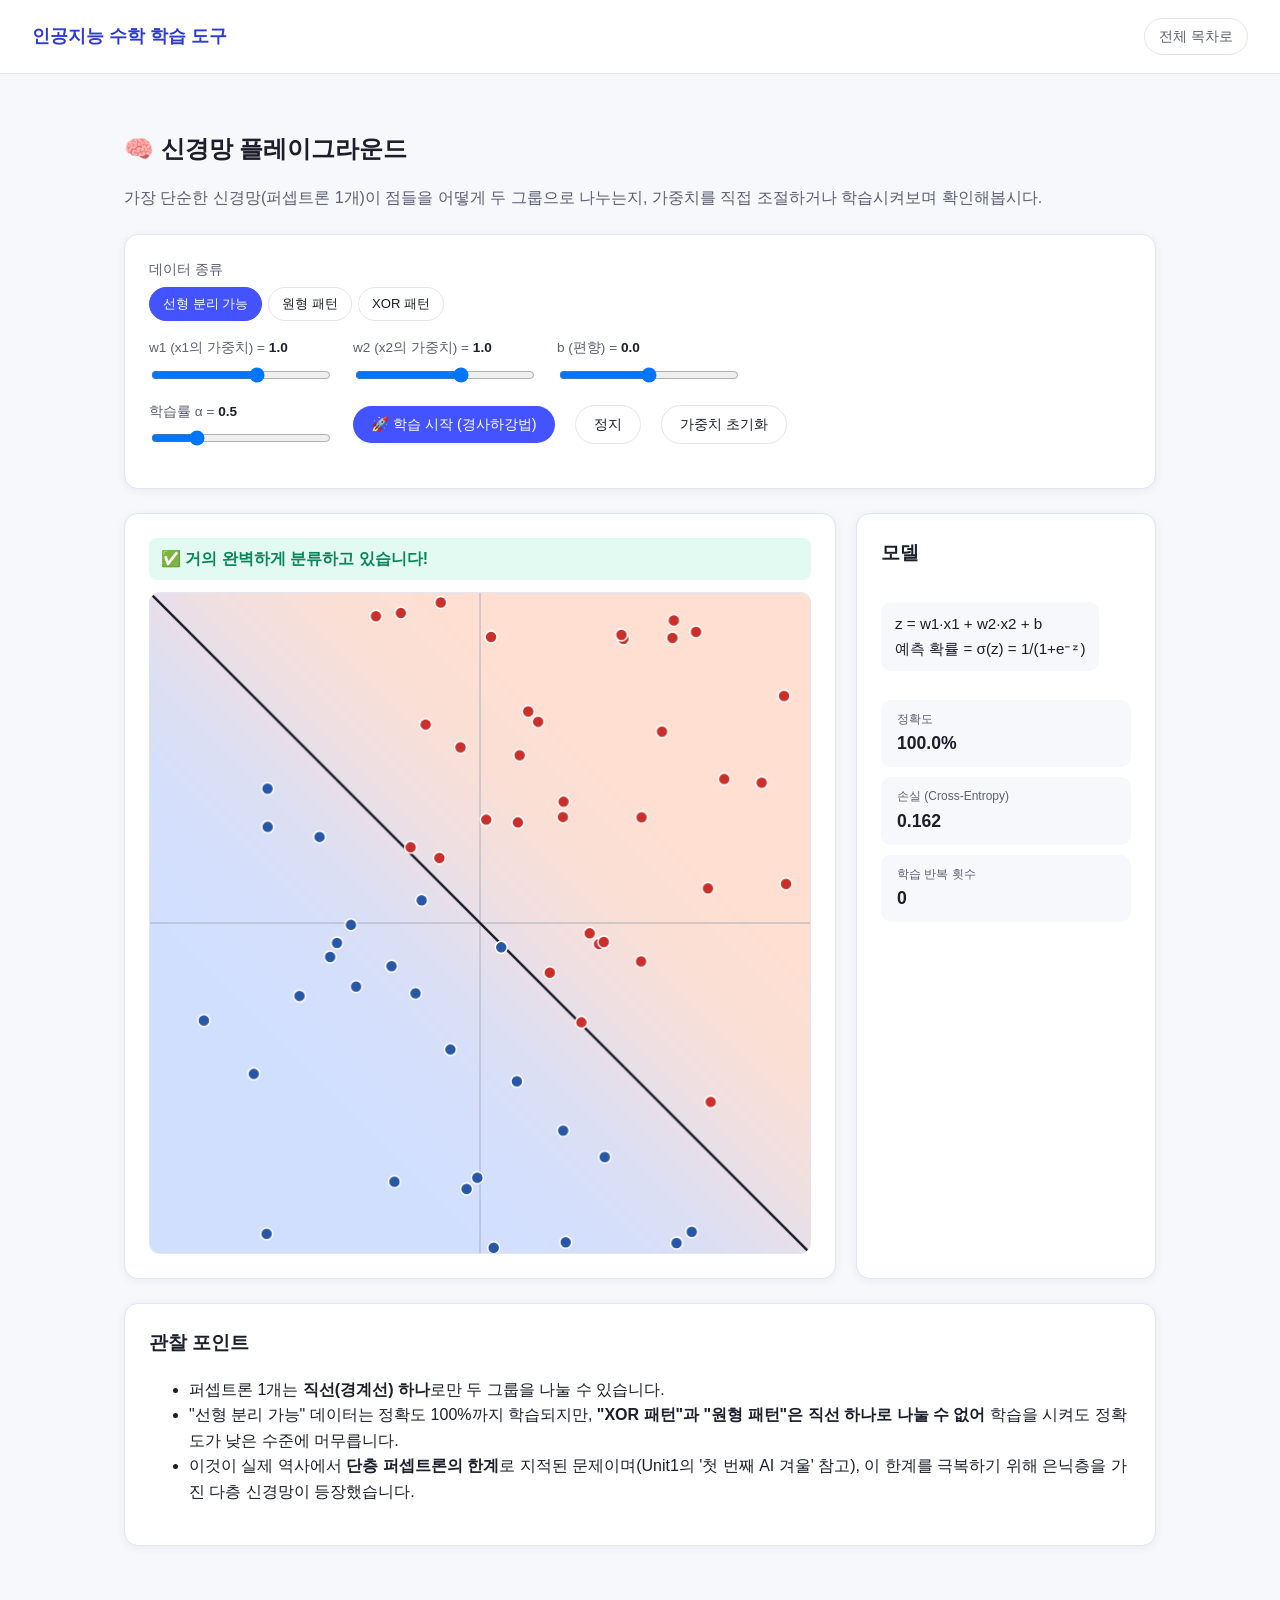
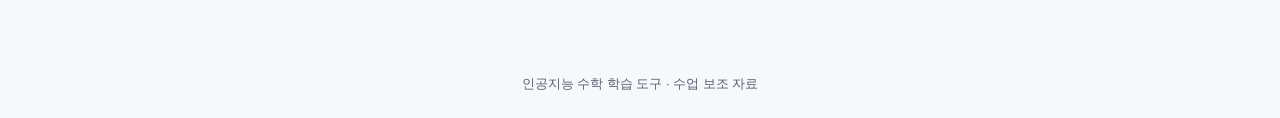
<file: unit4-prediction/neural-network-playground.html>
<!DOCTYPE html>
<html lang="ko">
<head>
<meta charset="UTF-8" />
<meta name="viewport" content="width=device-width, initial-scale=1.0" />
<title>신경망 플레이그라운드 | 인공지능 수학 학습 도구</title>
<link rel="stylesheet" href="../assets/common.css" />
<link rel="icon" href="../assets/favicon.ico" />
<link rel="icon" type="image/png" sizes="32x32" href="../assets/favicon-32.png" />
<link rel="apple-touch-icon" href="../assets/apple-touch-icon.png" />
<link rel="manifest" href="../assets/manifest.json" />
<style>
  .btn-group { display: flex; gap: 6px; flex-wrap: wrap; }
  .btn-group button {
    background: var(--color-surface); color: var(--color-text);
    border: 1px solid var(--color-border); font-size: 0.82rem; padding: 7px 13px;
  }
  .btn-group button.active { background: var(--color-primary); color: white; border-color: var(--color-primary); }
  .layout { display: grid; grid-template-columns: 1fr 300px; gap: 20px; }
  @media (max-width: 860px) { .layout { grid-template-columns: 1fr; } }
  #nnCanvas { width: 100%; aspect-ratio: 1/1; border-radius: 10px; border: 1px solid var(--color-border); }
  .status-msg { font-weight: 700; padding: 8px 12px; border-radius: 8px; margin-bottom: 12px; }
  .status-msg.ok { background: #e3faf3; color: #05875a; }
  .status-msg.limited { background: #fff4e3; color: #a15c00; }
  .formula { font-size: 0.95rem; background: var(--color-bg); border-radius: 10px; padding: 10px 14px; display: inline-block; }
</style>
</head>
<body>
<div id="site-header"></div>

<div class="page-wrap">
  <div class="tool-header">
    <h1>🧠 신경망 플레이그라운드</h1>
    <p>가장 단순한 신경망(퍼셉트론 1개)이 점들을 어떻게 두 그룹으로 나누는지, 가중치를 직접 조절하거나 학습시켜보며 확인해봅시다.</p>
  </div>

  <div class="panel">
    <div class="controls">
      <div class="control-group">
        <label>데이터 종류</label>
        <div class="btn-group" id="dataBtns">
          <button data-set="linear" class="active">선형 분리 가능</button>
          <button data-set="circle">원형 패턴</button>
          <button data-set="xor">XOR 패턴</button>
        </div>
      </div>
    </div>
    <div class="controls">
      <div class="control-group">
        <label>w1 (x1의 가중치) = <span class="value" id="w1Val">1.0</span></label>
        <input type="range" id="w1Slider" min="-5" max="5" step="0.1" value="1" />
      </div>
      <div class="control-group">
        <label>w2 (x2의 가중치) = <span class="value" id="w2Val">1.0</span></label>
        <input type="range" id="w2Slider" min="-5" max="5" step="0.1" value="1" />
      </div>
      <div class="control-group">
        <label>b (편향) = <span class="value" id="bVal">0.0</span></label>
        <input type="range" id="bSlider" min="-5" max="5" step="0.1" value="0" />
      </div>
    </div>
    <div class="controls">
      <div class="control-group">
        <label>학습률 α = <span class="value" id="lrVal">0.5</span></label>
        <input type="range" id="lrSlider" min="0.05" max="2" step="0.05" value="0.5" />
      </div>
      <button id="trainBtn">🚀 학습 시작 (경사하강법)</button>
      <button class="secondary" id="stopBtn">정지</button>
      <button class="secondary" id="resetBtn">가중치 초기화</button>
    </div>
  </div>

  <div class="layout">
    <div class="panel">
      <div id="statusMsg" class="status-msg ok">가중치를 조절해 경계선을 움직여보세요.</div>
      <canvas id="nnCanvas"></canvas>
    </div>
    <div class="panel">
      <h3 style="margin-top:0;">모델</h3>
      <p class="formula">z = w1·x1 + w2·x2 + b<br>예측 확률 = σ(z) = 1/(1+e⁻ᶻ)</p>
      <div class="stat-row" style="flex-direction:column; gap:10px; margin-top:14px;">
        <div class="stat"><span class="label">정확도</span><span class="val" id="statAcc">-</span></div>
        <div class="stat"><span class="label">손실 (Cross-Entropy)</span><span class="val" id="statLoss">-</span></div>
        <div class="stat"><span class="label">학습 반복 횟수</span><span class="val" id="statEpoch">0</span></div>
      </div>
    </div>
  </div>

  <div class="panel">
    <h3 style="margin-top:0;">관찰 포인트</h3>
    <ul>
      <li>퍼셉트론 1개는 <strong>직선(경계선) 하나</strong>로만 두 그룹을 나눌 수 있습니다.</li>
      <li>"선형 분리 가능" 데이터는 정확도 100%까지 학습되지만, <strong>"XOR 패턴"과 "원형 패턴"은 직선 하나로 나눌 수 없어</strong> 학습을 시켜도 정확도가 낮은 수준에 머무릅니다.</li>
      <li>이것이 실제 역사에서 <strong>단층 퍼셉트론의 한계</strong>로 지적된 문제이며(Unit1의 '첫 번째 AI 겨울' 참고), 이 한계를 극복하기 위해 은닉층을 가진 다층 신경망이 등장했습니다.</li>
    </ul>
  </div>
</div>

<div id="site-footer"></div>
<script src="../assets/common.js"></script>
<script>
AIMath.header({ home: "../index.html" });
AIMath.footer();

const canvas = document.getElementById("nnCanvas");
const ctx = canvas.getContext("2d");
const RANGE = 4; // -RANGE ~ +RANGE

function toCanvas(x, y, size) {
  const scale = size / (RANGE * 2);
  return [size/2 + x*scale, size/2 - y*scale];
}
function sigmoid(z) { return 1 / (1 + Math.exp(-z)); }

let points = [];
function genDataset(name) {
  const pts = [];
  if (name === "linear") {
    for (let i = 0; i < 60; i++) {
      const x1 = (Math.random()*2-1)*RANGE, x2 = (Math.random()*2-1)*RANGE;
      const margin = (Math.random()-0.5)*0.6;
      const label = (x1 + x2 + margin) > 0 ? 1 : 0;
      pts.push({ x1, x2, label });
    }
  } else if (name === "circle") {
    for (let i = 0; i < 60; i++) {
      const x1 = (Math.random()*2-1)*RANGE, x2 = (Math.random()*2-1)*RANGE;
      const label = (x1*x1 + x2*x2) < (RANGE*0.55)**2 ? 1 : 0;
      pts.push({ x1, x2, label });
    }
  } else if (name === "xor") {
    for (let i = 0; i < 60; i++) {
      const x1 = (Math.random()*2-1)*RANGE, x2 = (Math.random()*2-1)*RANGE;
      const label = (x1 > 0) !== (x2 > 0) ? 1 : 0;
      pts.push({ x1, x2, label });
    }
  }
  return pts;
}

let w1 = 1, w2 = 1, b = 0;
let lr = 0.5;
let epoch = 0;
let trainTimer = null;

function computeStats() {
  let correct = 0, loss = 0;
  points.forEach(p => {
    const z = w1*p.x1 + w2*p.x2 + b;
    const pr = sigmoid(z);
    const pred = pr >= 0.5 ? 1 : 0;
    if (pred === p.label) correct++;
    const eps = 1e-9;
    loss += -(p.label*Math.log(pr+eps) + (1-p.label)*Math.log(1-pr+eps));
  });
  return { acc: correct/points.length, loss: loss/points.length };
}

function render() {
  const rect = canvas.getBoundingClientRect();
  const size = Math.max(rect.width, 300);
  canvas.width = size; canvas.height = size;
  ctx.clearRect(0,0,size,size);

  // 배경 영역 색칠 (예측 확률)
  const cell = 8;
  for (let py = 0; py < size; py += cell) {
    for (let px = 0; px < size; px += cell) {
      const scale = size / (RANGE*2);
      const x1 = (px - size/2) / scale;
      const x2 = (size/2 - py) / scale;
      const pr = sigmoid(w1*x1 + w2*x2 + b);
      const red = Math.round(255*pr), blue = Math.round(255*(1-pr));
      ctx.fillStyle = `rgba(${red},80,${blue},0.18)`;
      ctx.fillRect(px, py, cell, cell);
    }
  }

  // 축
  ctx.strokeStyle = "#a9adbd"; ctx.lineWidth = 1;
  const [ox, oy] = toCanvas(0,0,size);
  ctx.beginPath(); ctx.moveTo(0, oy); ctx.lineTo(size, oy); ctx.stroke();
  ctx.beginPath(); ctx.moveTo(ox, 0); ctx.lineTo(ox, size); ctx.stroke();

  // 결정 경계선 (w1 x1 + w2 x2 + b = 0)
  ctx.strokeStyle = "#1c1f2b"; ctx.lineWidth = 2.5;
  ctx.beginPath();
  let started = false;
  if (Math.abs(w2) > 1e-6) {
    [-RANGE, RANGE].forEach(x1 => {
      const x2 = -(w1*x1 + b) / w2;
      const [cx, cy] = toCanvas(x1, x2, size);
      if (!started) { ctx.moveTo(cx, cy); started = true; } else { ctx.lineTo(cx, cy); }
    });
  } else if (Math.abs(w1) > 1e-6) {
    const x1 = -b / w1;
    const [cx1, cy1] = toCanvas(x1, -RANGE, size);
    const [cx2, cy2] = toCanvas(x1, RANGE, size);
    ctx.moveTo(cx1, cy1); ctx.lineTo(cx2, cy2);
  }
  ctx.stroke();

  // 데이터 점
  points.forEach(p => {
    const [cx, cy] = toCanvas(p.x1, p.x2, size);
    ctx.beginPath();
    ctx.fillStyle = p.label === 1 ? "#c9302c" : "#2857a6";
    ctx.arc(cx, cy, 6, 0, Math.PI*2);
    ctx.fill();
    ctx.strokeStyle = "white"; ctx.lineWidth = 1.5; ctx.stroke();
  });

  const { acc, loss } = computeStats();
  document.getElementById("statAcc").textContent = (acc*100).toFixed(1) + "%";
  document.getElementById("statLoss").textContent = loss.toFixed(3);
  document.getElementById("statEpoch").textContent = epoch;

  const msg = document.getElementById("statusMsg");
  if (acc > 0.95) {
    msg.className = "status-msg ok";
    msg.textContent = "✅ 거의 완벽하게 분류하고 있습니다!";
  } else if (acc < 0.8 && epoch > 30) {
    msg.className = "status-msg limited";
    msg.textContent = "⚠️ 직선 하나로는 이 데이터를 잘 나눌 수 없습니다 — 단층 퍼셉트론의 한계입니다.";
  } else {
    msg.className = "status-msg ok";
    msg.textContent = "가중치를 조절하거나 학습시켜 경계선을 움직여보세요.";
  }
}

function trainStep() {
  let gw1 = 0, gw2 = 0, gb = 0;
  points.forEach(p => {
    const pr = sigmoid(w1*p.x1 + w2*p.x2 + b);
    const err = pr - p.label;
    gw1 += err * p.x1; gw2 += err * p.x2; gb += err;
  });
  const n = points.length;
  w1 -= lr * gw1/n; w2 -= lr * gw2/n; b -= lr * gb/n;
  epoch++;
  syncSliders();
  render();
}

function syncSliders() {
  document.getElementById("w1Slider").value = w1.toFixed(2);
  document.getElementById("w2Slider").value = w2.toFixed(2);
  document.getElementById("bSlider").value = b.toFixed(2);
  document.getElementById("w1Val").textContent = w1.toFixed(2);
  document.getElementById("w2Val").textContent = w2.toFixed(2);
  document.getElementById("bVal").textContent = b.toFixed(2);
}

["w1","w2","b"].forEach(id => {
  document.getElementById(id+"Slider").addEventListener("input", (e) => {
    const v = parseFloat(e.target.value);
    if (id === "w1") w1 = v; if (id === "w2") w2 = v; if (id === "b") b = v;
    document.getElementById(id+"Val").textContent = v.toFixed(2);
    render();
  });
});

document.getElementById("lrSlider").addEventListener("input", (e) => {
  lr = parseFloat(e.target.value);
  document.getElementById("lrVal").textContent = lr.toFixed(2);
});

document.getElementById("dataBtns").addEventListener("click", (e) => {
  const btn = e.target.closest("button[data-set]");
  if (!btn) return;
  document.querySelectorAll("#dataBtns button").forEach(b2 => b2.classList.remove("active"));
  btn.classList.add("active");
  points = genDataset(btn.dataset.set);
  epoch = 0;
  render();
});

document.getElementById("trainBtn").addEventListener("click", () => {
  if (trainTimer) return;
  trainTimer = setInterval(trainStep, 100);
});
document.getElementById("stopBtn").addEventListener("click", () => {
  clearInterval(trainTimer); trainTimer = null;
});
document.getElementById("resetBtn").addEventListener("click", () => {
  clearInterval(trainTimer); trainTimer = null;
  w1 = (Math.random()*2-1); w2 = (Math.random()*2-1); b = 0;
  epoch = 0;
  syncSliders();
  render();
});

window.addEventListener("resize", render);

points = genDataset("linear");
render();
</script>
</body>
</html>
</file>
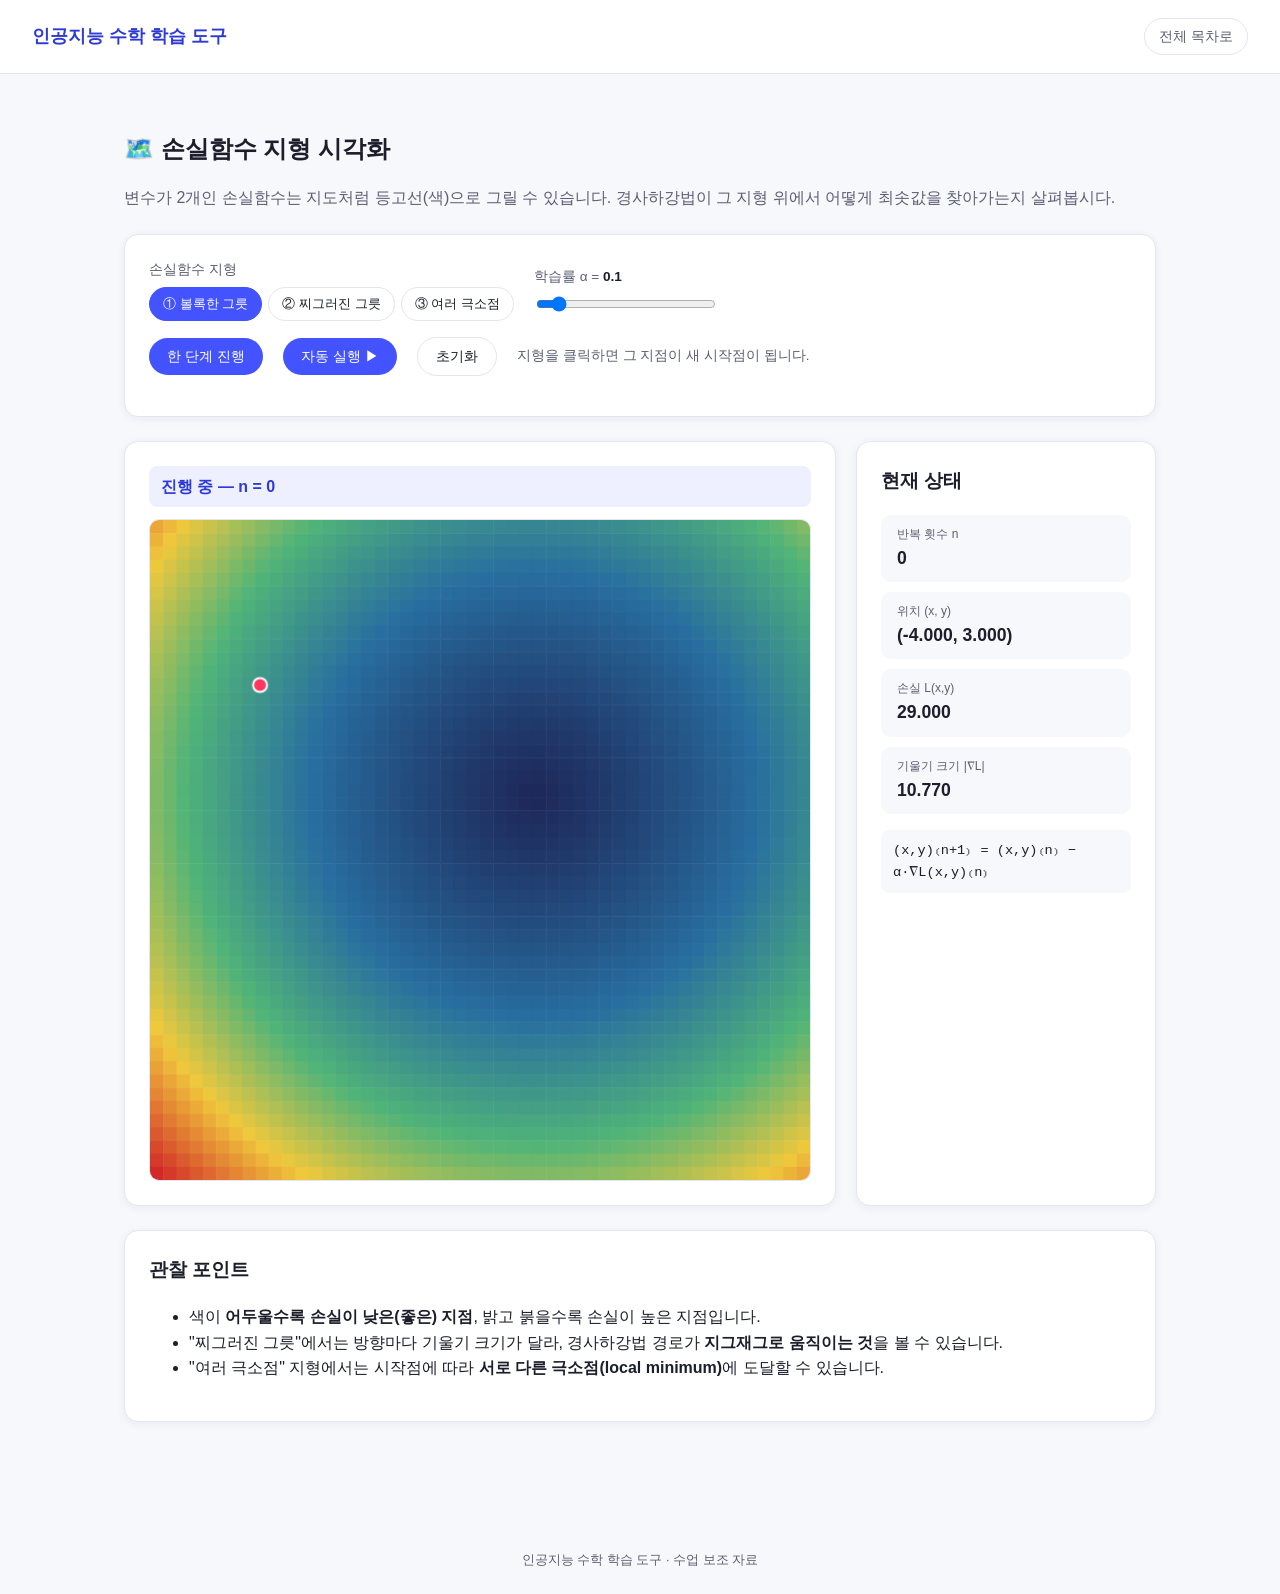
<file: unit5-optimization/loss-landscape.html>
<!DOCTYPE html>
<html lang="ko">
<head>
<meta charset="UTF-8" />
<meta name="viewport" content="width=device-width, initial-scale=1.0" />
<title>손실함수 지형 시각화 | 인공지능 수학 학습 도구</title>
<link rel="stylesheet" href="../assets/common.css" />
<link rel="icon" href="../assets/favicon.ico" />
<link rel="icon" type="image/png" sizes="32x32" href="../assets/favicon-32.png" />
<link rel="apple-touch-icon" href="../assets/apple-touch-icon.png" />
<link rel="manifest" href="../assets/manifest.json" />
<style>
  .btn-group { display: flex; gap: 6px; flex-wrap: wrap; }
  .btn-group button {
    background: var(--color-surface); color: var(--color-text);
    border: 1px solid var(--color-border); font-size: 0.82rem; padding: 7px 13px;
  }
  .btn-group button.active { background: var(--color-primary); color: white; border-color: var(--color-primary); }
  .layout { display: grid; grid-template-columns: 1fr 300px; gap: 20px; }
  @media (max-width: 860px) { .layout { grid-template-columns: 1fr; } }
  #landscapeCanvas {
    width: 100%; aspect-ratio: 1/1; border-radius: 10px;
    border: 1px solid var(--color-border); cursor: crosshair;
  }
  .status-msg { font-weight: 700; padding: 8px 12px; border-radius: 8px; margin-bottom: 12px; }
  .status-msg.converged { background: #e3faf3; color: #05875a; }
  .status-msg.diverged { background: #ffecec; color: #c9302c; }
  .status-msg.running { background: #eef0ff; color: var(--color-primary-dark); }
</style>
</head>
<body>
<div id="site-header"></div>

<div class="page-wrap">
  <div class="tool-header">
    <h1>🗺️ 손실함수 지형 시각화</h1>
    <p>변수가 2개인 손실함수는 지도처럼 등고선(색)으로 그릴 수 있습니다. 경사하강법이 그 지형 위에서 어떻게 최솟값을 찾아가는지 살펴봅시다.</p>
  </div>

  <div class="panel">
    <div class="controls">
      <div class="control-group">
        <label>손실함수 지형</label>
        <div class="btn-group" id="fnBtns">
          <button data-fn="bowl" class="active">① 볼록한 그릇</button>
          <button data-fn="illcond">② 찌그러진 그릇</button>
          <button data-fn="multi">③ 여러 극소점</button>
        </div>
      </div>
      <div class="control-group">
        <label>학습률 α = <span class="value" id="lrVal">0.1</span></label>
        <input type="range" id="lrSlider" min="0.01" max="1" step="0.01" value="0.1" />
      </div>
    </div>
    <div class="controls">
      <button id="stepBtn">한 단계 진행</button>
      <button id="playBtn">자동 실행 ▶</button>
      <button class="secondary" id="resetBtn">초기화</button>
      <span style="color:var(--color-text-muted); font-size:0.85rem;">지형을 클릭하면 그 지점이 새 시작점이 됩니다.</span>
    </div>
  </div>

  <div class="layout">
    <div class="panel">
      <div id="statusMsg" class="status-msg running">지형을 클릭해 시작점을 정해보세요.</div>
      <canvas id="landscapeCanvas"></canvas>
    </div>
    <div class="panel">
      <h3 style="margin-top:0;">현재 상태</h3>
      <div class="stat-row" style="flex-direction:column; gap:10px;">
        <div class="stat"><span class="label">반복 횟수 n</span><span class="val" id="statN">0</span></div>
        <div class="stat"><span class="label">위치 (x, y)</span><span class="val" id="statPos">-</span></div>
        <div class="stat"><span class="label">손실 L(x,y)</span><span class="val" id="statL">-</span></div>
        <div class="stat"><span class="label">기울기 크기 |∇L|</span><span class="val" id="statGrad">-</span></div>
      </div>
      <p style="font-family:monospace; font-size:0.85rem; margin-top:14px; background:var(--color-bg); border-radius:8px; padding:10px 12px;">
        (x,y)₍n+1₎ = (x,y)₍n₎ − α·∇L(x,y)₍n₎
      </p>
    </div>
  </div>

  <div class="panel">
    <h3 style="margin-top:0;">관찰 포인트</h3>
    <ul>
      <li>색이 <strong>어두울수록 손실이 낮은(좋은) 지점</strong>, 밝고 붉을수록 손실이 높은 지점입니다.</li>
      <li>"찌그러진 그릇"에서는 방향마다 기울기 크기가 달라, 경사하강법 경로가 <strong>지그재그로 움직이는 것</strong>을 볼 수 있습니다.</li>
      <li>"여러 극소점" 지형에서는 시작점에 따라 <strong>서로 다른 극소점(local minimum)</strong>에 도달할 수 있습니다.</li>
    </ul>
  </div>
</div>

<div id="site-footer"></div>
<script src="../assets/common.js"></script>
<script>
AIMath.header({ home: "../index.html" });
AIMath.footer();

const FUNCTIONS = {
  bowl: {
    label: "볼록한 그릇",
    L: (x,y) => (x-1)**2 + (y-1)**2,
    grad: (x,y) => [2*(x-1), 2*(y-1)],
    domain: [-6,6],
  },
  illcond: {
    label: "찌그러진 그릇",
    L: (x,y) => 0.1*(x-1)**2 + 2*(y+1)**2,
    grad: (x,y) => [0.2*(x-1), 4*(y+1)],
    domain: [-6,6],
  },
  multi: {
    label: "여러 극소점",
    L: (x,y) => 0.3*(x*Math.sin(x) + y*Math.sin(y)) + 0.05*(x*x+y*y),
    grad: (x,y) => [0.3*(Math.sin(x)+x*Math.cos(x)) + 0.1*x, 0.3*(Math.sin(y)+y*Math.cos(y)) + 0.1*y],
    domain: [-6,6],
  },
};

const canvas = document.getElementById("landscapeCanvas");
const ctx = canvas.getContext("2d");

let fnKey = "bowl";
let lr = 0.1;
let state = { x: -4, y: 3, n: 0, history: [], status: "idle" };
let playTimer = null;

function currentFn() { return FUNCTIONS[fnKey]; }

function toCanvas(x, y, size, domain) {
  const scale = size / (domain[1]-domain[0]);
  return [ (x-domain[0])*scale, size - (y-domain[0])*scale ];
}
function toData(px, py, size, domain) {
  const scale = size / (domain[1]-domain[0]);
  return [ px/scale + domain[0], (size-py)/scale + domain[0] ];
}

function colorFor(t) {
  // t: 0(낮음, 어두운 파랑) ~ 1(높음, 빨강)
  const stops = [
    [0.00, [30, 40, 90]],
    [0.35, [40, 110, 160]],
    [0.6, [80, 180, 120]],
    [0.8, [240, 200, 60]],
    [1.00, [210, 40, 40]],
  ];
  for (let i = 0; i < stops.length-1; i++) {
    const [t0, c0] = stops[i], [t1, c1] = stops[i+1];
    if (t >= t0 && t <= t1) {
      const f = (t-t0)/(t1-t0);
      return [0,1,2].map(k => Math.round(c0[k] + (c1[k]-c0[k])*f));
    }
  }
  return stops[stops.length-1][1];
}

let heatmapCache = null;
function buildHeatmap(size) {
  const fn = currentFn();
  const res = 50;
  const grid = new Array(res*res);
  let minL = Infinity, maxL = -Infinity;
  for (let j = 0; j < res; j++) {
    for (let i = 0; i < res; i++) {
      const x = fn.domain[0] + (fn.domain[1]-fn.domain[0]) * (i+0.5)/res;
      const y = fn.domain[0] + (fn.domain[1]-fn.domain[0]) * (1 - (j+0.5)/res);
      const l = fn.L(x,y);
      grid[j*res+i] = l;
      if (l < minL) minL = l;
      if (l > maxL) maxL = l;
    }
  }
  heatmapCache = { grid, res, minL, maxL, size };
}

function drawHeatmap(size) {
  if (!heatmapCache || heatmapCache.size !== size) buildHeatmap(size);
  const { grid, res, minL, maxL } = heatmapCache;
  const cell = size / res;
  for (let j = 0; j < res; j++) {
    for (let i = 0; i < res; i++) {
      const l = grid[j*res+i];
      const t = maxL > minL ? (l-minL)/(maxL-minL) : 0;
      const [r,g,b] = colorFor(Math.pow(t, 0.6));
      ctx.fillStyle = `rgb(${r},${g},${b})`;
      ctx.fillRect(i*cell, j*cell, cell+0.5, cell+0.5);
    }
  }
}

function fmt(n) { return isFinite(n) ? n.toFixed(3) : "발산"; }

function render() {
  const rect = canvas.getBoundingClientRect();
  const size = Math.max(rect.width, 300);
  canvas.width = size; canvas.height = size;
  const fn = currentFn();

  drawHeatmap(size);

  // 경로
  ctx.strokeStyle = "rgba(255,255,255,0.9)";
  ctx.lineWidth = 2;
  ctx.beginPath();
  state.history.forEach((pt, idx) => {
    const [cx, cy] = toCanvas(pt.x, pt.y, size, fn.domain);
    if (idx === 0) ctx.moveTo(cx, cy); else ctx.lineTo(cx, cy);
  });
  const [curx, cury] = toCanvas(state.x, state.y, size, fn.domain);
  ctx.lineTo(curx, cury);
  ctx.stroke();

  state.history.forEach(pt => {
    const [cx, cy] = toCanvas(pt.x, pt.y, size, fn.domain);
    ctx.beginPath(); ctx.fillStyle = "white";
    ctx.arc(cx, cy, 3, 0, Math.PI*2); ctx.fill();
  });

  ctx.beginPath(); ctx.fillStyle = "#ff375f";
  ctx.arc(curx, cury, 7, 0, Math.PI*2); ctx.fill();
  ctx.strokeStyle = "white"; ctx.lineWidth = 2; ctx.stroke();

  const L = fn.L(state.x, state.y);
  const [gx, gy] = fn.grad(state.x, state.y);
  const gradMag = Math.hypot(gx, gy);
  document.getElementById("statN").textContent = state.n;
  document.getElementById("statPos").textContent = `(${fmt(state.x)}, ${fmt(state.y)})`;
  document.getElementById("statL").textContent = fmt(L);
  document.getElementById("statGrad").textContent = fmt(gradMag);

  const msg = document.getElementById("statusMsg");
  msg.className = "status-msg " + (state.status === "idle" ? "running" : state.status);
  if (state.status === "converged") msg.textContent = "✅ 수렴했습니다! (기울기가 거의 0)";
  else if (state.status === "diverged") msg.textContent = "⚠️ 발산했습니다. 학습률 α를 줄여보세요.";
  else msg.textContent = "진행 중 — n = " + state.n;
}

function step() {
  if (state.status === "converged" || state.status === "diverged") return;
  const fn = currentFn();
  const [gx, gy] = fn.grad(state.x, state.y);
  state.history.push({ x: state.x, y: state.y });
  const nx = state.x - lr*gx, ny = state.y - lr*gy;
  state.n++;
  state.x = nx; state.y = ny;

  const span = fn.domain[1]-fn.domain[0];
  if (!isFinite(nx) || !isFinite(ny) || Math.abs(nx) > span*3 || Math.abs(ny) > span*3) {
    state.status = "diverged"; setPlaying(false);
  } else if (Math.hypot(gx,gy) < 0.01 && state.n > 1) {
    state.status = "converged"; setPlaying(false);
  } else {
    state.status = "running";
  }
  render();
}

function reset(newStart) {
  if (newStart) { state.x = newStart[0]; state.y = newStart[1]; }
  state.n = 0; state.history = []; state.status = "idle";
  setPlaying(false);
  render();
}

function setPlaying(on) {
  const btn = document.getElementById("playBtn");
  btn.textContent = on ? "일시정지 ⏸" : "자동 실행 ▶";
  if (playTimer) { clearInterval(playTimer); playTimer = null; }
  if (on) {
    playTimer = setInterval(() => {
      if (state.status === "converged" || state.status === "diverged") { setPlaying(false); return; }
      step();
    }, 250);
  }
}

document.getElementById("fnBtns").addEventListener("click", (e) => {
  const btn = e.target.closest("button[data-fn]");
  if (!btn) return;
  document.querySelectorAll("#fnBtns button").forEach(b => b.classList.remove("active"));
  btn.classList.add("active");
  fnKey = btn.dataset.fn;
  heatmapCache = null;
  reset([-4, 3]);
});

document.getElementById("lrSlider").addEventListener("input", (e) => {
  lr = parseFloat(e.target.value);
  document.getElementById("lrVal").textContent = lr.toFixed(2);
});

document.getElementById("stepBtn").addEventListener("click", step);
document.getElementById("playBtn").addEventListener("click", () => setPlaying(!playTimer));
document.getElementById("resetBtn").addEventListener("click", () => reset());

canvas.addEventListener("click", (e) => {
  const rect = canvas.getBoundingClientRect();
  const size = rect.width;
  const fn = currentFn();
  const [dx, dy] = toData(e.clientX-rect.left, e.clientY-rect.top, size, fn.domain);
  reset([dx, dy]);
});

window.addEventListener("resize", () => { heatmapCache = null; render(); });

render();
</script>
</body>
</html>
</file>
<file: assets/common.css>
/* 인공지능 수학 학습 도구 - 공통 스타일 */

:root {
  --color-bg: #f7f8fc;
  --color-surface: #ffffff;
  --color-text: #1c1f2b;
  --color-text-muted: #5b5f73;
  --color-primary: #4353ff;
  --color-primary-dark: #2d3ad6;
  --color-accent: #00c2a8;
  --color-border: #e3e5f0;
  --shadow-card: 0 2px 10px rgba(30, 34, 60, 0.06);
  --shadow-card-hover: 0 8px 24px rgba(30, 34, 60, 0.12);
  --radius: 14px;
  --font-sans: "Pretendard", "Noto Sans KR", -apple-system, BlinkMacSystemFont,
    "Malgun Gothic", sans-serif;
}

* {
  box-sizing: border-box;
}

body {
  margin: 0;
  font-family: var(--font-sans);
  background: var(--color-bg);
  color: var(--color-text);
  line-height: 1.6;
}

a {
  color: inherit;
  text-decoration: none;
}

.site-header {
  display: flex;
  align-items: center;
  justify-content: space-between;
  padding: 18px 32px;
  background: var(--color-surface);
  border-bottom: 1px solid var(--color-border);
  position: sticky;
  top: 0;
  z-index: 10;
}

.site-header .brand {
  font-weight: 800;
  font-size: 1.1rem;
  color: var(--color-primary-dark);
}

.site-header .home-link {
  font-size: 0.9rem;
  color: var(--color-text-muted);
  padding: 6px 14px;
  border-radius: 999px;
  border: 1px solid var(--color-border);
}

.site-header .home-link:hover {
  background: var(--color-bg);
}

.page-wrap {
  max-width: 1080px;
  margin: 0 auto;
  padding: 40px 24px 80px;
}

.hero {
  text-align: center;
  padding: 48px 20px 16px;
}

.hero h1 {
  font-size: 2rem;
  margin-bottom: 8px;
}

.hero p {
  color: var(--color-text-muted);
  font-size: 1.05rem;
}

.unit-section {
  margin-top: 48px;
}

.unit-section h2 {
  font-size: 1.3rem;
  border-left: 5px solid var(--color-primary);
  padding-left: 12px;
  margin-bottom: 18px;
}

.unit-section .unit-desc {
  color: var(--color-text-muted);
  font-size: 0.92rem;
  margin: -10px 0 18px 17px;
}

.card-grid {
  display: grid;
  grid-template-columns: repeat(auto-fill, minmax(240px, 1fr));
  gap: 16px;
}

.tool-card {
  display: block;
  background: var(--color-surface);
  border: 1px solid var(--color-border);
  border-radius: var(--radius);
  padding: 20px;
  box-shadow: var(--shadow-card);
  transition: transform 0.15s ease, box-shadow 0.15s ease;
}

.tool-card:not(.disabled):hover {
  transform: translateY(-3px);
  box-shadow: var(--shadow-card-hover);
}

.tool-card .icon {
  font-size: 1.6rem;
}

.tool-card h3 {
  margin: 10px 0 6px;
  font-size: 1.05rem;
}

.tool-card p {
  margin: 0;
  font-size: 0.85rem;
  color: var(--color-text-muted);
}

.tool-card.disabled {
  opacity: 0.5;
  cursor: not-allowed;
}

.badge {
  display: inline-block;
  font-size: 0.7rem;
  padding: 2px 8px;
  border-radius: 999px;
  background: var(--color-accent);
  color: white;
  margin-left: 6px;
  vertical-align: middle;
}

.badge.soon {
  background: var(--color-text-muted);
}

/* 개별 도구 페이지 공통 레이아웃 */
.tool-header {
  margin-bottom: 24px;
}

.tool-header h1 {
  font-size: 1.5rem;
  margin-bottom: 6px;
}

.tool-header p {
  color: var(--color-text-muted);
}

.panel {
  background: var(--color-surface);
  border: 1px solid var(--color-border);
  border-radius: var(--radius);
  padding: 24px;
  box-shadow: var(--shadow-card);
  margin-bottom: 24px;
}

.controls {
  display: flex;
  flex-wrap: wrap;
  gap: 20px;
  align-items: center;
  margin-bottom: 16px;
}

.control-group {
  display: flex;
  flex-direction: column;
  gap: 6px;
  font-size: 0.85rem;
  color: var(--color-text-muted);
}

.control-group input[type="range"] {
  width: 180px;
}

.control-group .value {
  color: var(--color-text);
  font-weight: 600;
}

button {
  font-family: inherit;
  font-size: 0.9rem;
  padding: 9px 18px;
  border-radius: 999px;
  border: none;
  background: var(--color-primary);
  color: white;
  cursor: pointer;
  transition: background 0.15s ease;
}

button:hover {
  background: var(--color-primary-dark);
}

button.secondary {
  background: var(--color-surface);
  color: var(--color-text);
  border: 1px solid var(--color-border);
}

button.secondary:hover {
  background: var(--color-bg);
}

canvas {
  width: 100%;
  display: block;
  background: var(--color-surface);
  border-radius: 10px;
}

.log-table {
  width: 100%;
  border-collapse: collapse;
  font-size: 0.85rem;
}

.log-table th,
.log-table td {
  text-align: right;
  padding: 6px 10px;
  border-bottom: 1px solid var(--color-border);
}

.log-table th:first-child,
.log-table td:first-child {
  text-align: left;
}

.stat-row {
  display: flex;
  gap: 24px;
  flex-wrap: wrap;
  font-size: 0.95rem;
  margin-bottom: 16px;
}

.stat-row .stat {
  background: var(--color-bg);
  border-radius: 10px;
  padding: 10px 16px;
}

.stat .label {
  font-size: 0.75rem;
  color: var(--color-text-muted);
  display: block;
}

.stat .val {
  font-weight: 700;
  font-size: 1.1rem;
}

.site-footer {
  text-align: center;
  padding: 24px;
  color: var(--color-text-muted);
  font-size: 0.8rem;
}
</file>
